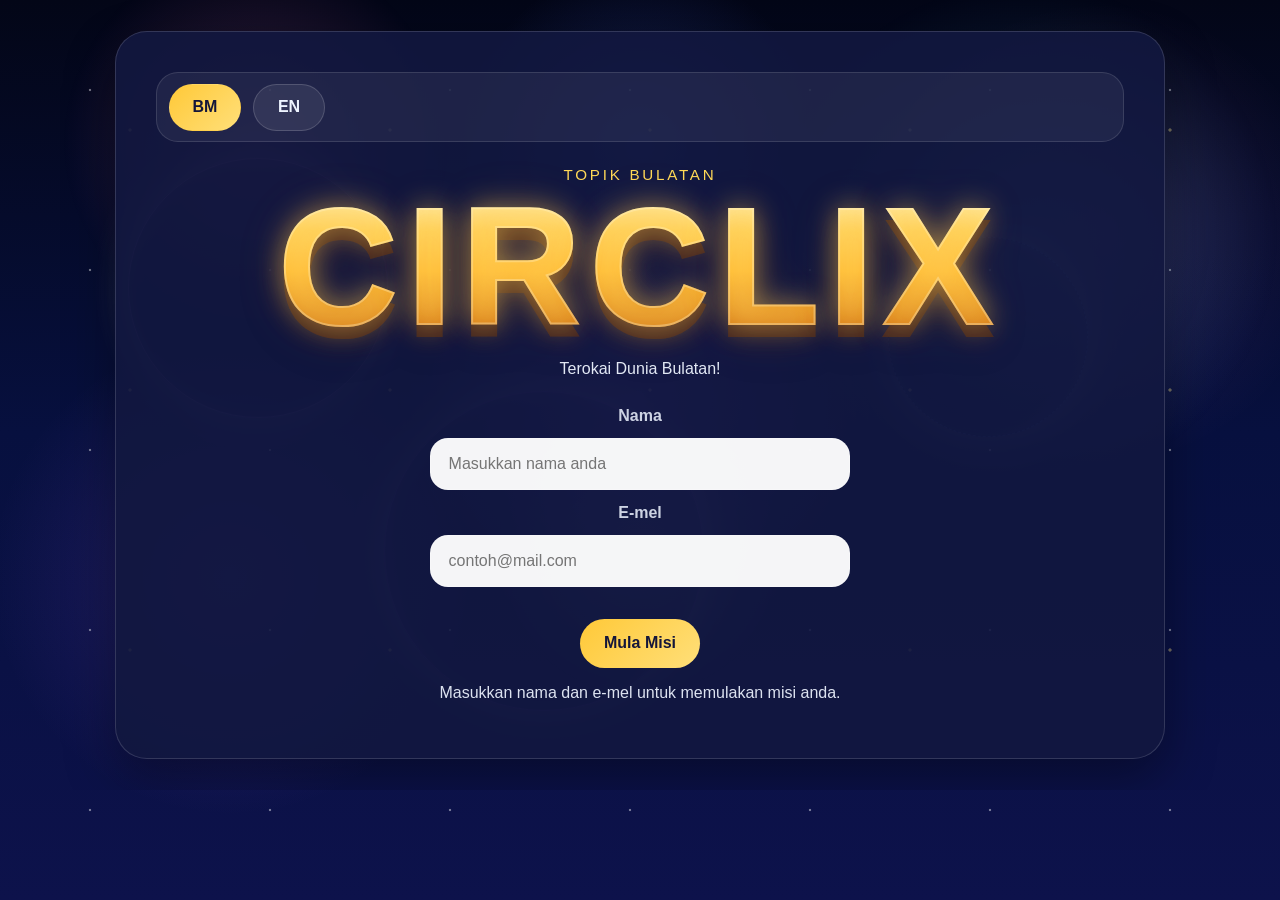
<file: index.html>
<!DOCTYPE html>
<html lang="ms">
  <head>
    <meta charset="UTF-8" />
    <meta name="viewport" content="width=device-width, initial-scale=1.0" />
    <title>CircliX</title>
    <link rel="stylesheet" href="styles.css" />
  </head>
  <body>
    <div class="stars"></div>

    <header class="hud">
      <div class="hud-top">
        <div class="brand-panel">
          <span class="brand-title">CircliX</span>
          <span class="brand-subtitle">Master of Circles</span>
        </div>
      </div>
      <div class="hud-cards">
        <div class="hud-card">
          <span class="hud-label">Skor</span>
          <strong id="scoreValue">0</strong>
        </div>
        <div class="hud-card">
          <span class="hud-label">Bintang</span>
          <strong id="starValue">0 / 6</strong>
        </div>
        <div class="hud-card progress-card">
          <span class="hud-label">Kemajuan Misi</span>
          <div class="progress-bar">
            <div id="progressFill"></div>
          </div>
        </div>
      </div>
    </header>

    <main id="app">
      <section class="screen active hero-screen" data-screen="start">
        <div class="hero-video" aria-hidden="true">
          <div class="orbit orbit-1"></div>
          <div class="orbit orbit-2"></div>
          <div class="orbit orbit-3"></div>
          <div class="video-glow"></div>
        </div>
        <div class="hero-content">
          <div class="hero-top-bar">
            <div class="language-tabs">
              <button class="lang-btn active" data-lang="bm">BM</button>
              <button class="lang-btn" data-lang="en">EN</button>
            </div>
          </div>
          <p class="kicker" id="heroKicker">Game Pembelajaran Interaktif</p>
          <h1 id="heroTitle">CircliX: Master of Circles</h1>
          <p class="subtitle" id="heroSubtitle">
            Terokai dunia bulatan melalui nota, latihan interaktif dan arena permainan.
          </p>
          <div class="start-form">
            <label for="playerName" id="nameLabel">Nama</label>
            <input id="playerName" type="text" placeholder="Masukkan nama anda" />
            <label for="playerEmail" id="emailLabel">E-mel</label>
            <input id="playerEmail" type="email" placeholder="contoh@mail.com" />
            <div id="formFeedback" class="feedback"></div>
          </div>
          <div class="hero-actions">
            <button class="primary-btn" id="startGameButton">Mula</button>
          </div>
          <p class="form-note" id="formNote">Isi nama dan e-mel untuk memulakan misi anda.</p>
        </div>
      </section>

      <section id="nota" class="screen panel-screen" data-screen="terms">
        <div class="panel wide">
          <p class="section-tag" id="noteSectionTag">Nota</p>
          <div class="page-tabs page-tabs-terms">
            <button class="tab-btn" data-i18n="tabNota">Nota</button>
            <button class="tab-btn" data-i18n="tabLatihan">Latihan</button>
            <button class="tab-btn" data-i18n="tabBoard">Papan Permainan</button>
            <button class="tab-btn" data-i18n="tabPandangan">Pandangan</button>
          </div>
          <h2 id="noteHeading">Bahagian Bulatan</h2>
          <p class="section-note" id="noteDescription">
            Klik setiap elemen di atas untuk melihat info ringkas di bawah.
          </p>

          <div class="bubble-map">
            <button class="bubble blue" data-term="jejari">Jejari</button>
            <button class="bubble orange" data-term="tembereng">Tembereng</button>
            <button class="bubble pink" data-term="lilitan">Lilitan</button>
            <button class="bubble cyan" data-term="pusat">Pusat</button>
            <button class="bubble purple" data-term="sektor">Sektor</button>
            <button class="bubble green" data-term="diameter">Diameter</button>
            <button class="bubble yellow" data-term="perentas">Perentas</button>
            <button class="bubble red" data-term="lengkok">Lengkok</button>
          </div>

          <div class="definition-box">
            <p class="info-chip">Info Istilah</p>
            <h3 id="definitionTitle">Pilih satu bulatan</h3>
            <p id="definitionText">
              Tekan mana-mana bulatan untuk melihat maklumat istilah tersebut.
            </p>
            <div class="definition-visual" id="definitionVisual" aria-hidden="true">
              <svg viewBox="0 0 220 220" xmlns="http://www.w3.org/2000/svg">
                <circle cx="110" cy="110" r="90" stroke="#8a98ff" stroke-width="12" fill="rgba(255,255,255,0.04)" />
                <circle cx="110" cy="110" r="6" fill="#fff" />
              </svg>
            </div>
          </div>

          <div class="panel-actions">
            <button class="ghost-btn" id="termsPrevBtn" data-next="start">Sebelumnya</button>
            <button class="primary-btn" id="termsNextBtn" data-next="crossword">Seterusnya</button>
          </div>
        </div>
      </section>

      <section class="screen panel-screen" data-screen="crossword">
        <div class="panel wide">
          <p class="section-tag" id="crosswordSectionTag">Zon 2</p>
          <h2 id="crosswordHeading">Teka Silang Kata Bulatan</h2>
          <p class="section-note" id="crosswordDescription">
            Ikut petunjuk melintang dan menegak seperti silang kata sebenar.
            Huruf akan bergerak automatik ke kotak seterusnya dan beberapa
            kotak diberi huruf petunjuk.
          </p>

          <div class="crossword-layout">
            <div class="crossword-board" id="crosswordBoard"></div>
            <div class="crossword-side">
              <div class="clue-box">
                <h3 id="clueHeading">Petunjuk</h3>
                <div class="clue-group">
                  <h4 id="acrossLabel">Melintang</h4>
                  <ol id="acrossClueList"></ol>
                </div>
                <div class="clue-group">
                  <h4 id="downLabel">Menegak</h4>
                  <ol id="downClueList"></ol>
                </div>
              </div>
              <div class="crossword-actions">
                <button class="primary-btn" id="checkCrossword">Semak Jawapan</button>
              </div>
              <div class="feedback" id="crosswordFeedback"></div>
            </div>
          </div>

          <div class="panel-actions">
            <button class="ghost-btn" id="crosswordPrevBtn" data-next="terms">Sebelumnya</button>
            <button class="primary-btn" id="crosswordNextBtn" data-next="dragdrop">Seterusnya</button>
          </div>
        </div>
      </section>

      <section class="screen panel-screen" data-screen="dragdrop">
        <div class="panel wide">
          <p class="section-tag" id="dragSectionTag">Zon 3</p>
          <h2 id="dragHeading">Seret Label Bahagian Bulatan</h2>
          <p class="section-note" id="dragDescription">
            Seret label ke tempat yang betul pada gambar rajah bulatan.
          </p>

          <div class="drag-layout">
            <div class="label-bank" id="labelBank"></div>
            <div class="diagram-area">
              <div class="circle-diagram">
                <div class="arc-shape"></div>
                <div class="radius-line"></div>
                <div class="diameter-line"></div>
                <div class="sector-shape"></div>
                <div class="chord-line"></div>
                <div class="center-point"></div>

                <div class="drop-zone" data-accept="lilitan" style="top: 4%; left: 24%"></div>
                <div class="drop-zone" data-accept="diameter" style="top: 46%; left: 15%"></div>
                <div class="drop-zone" data-accept="jejari" style="top: 31%; left: 63%"></div>
                <div class="drop-zone" data-accept="perentas" style="top: 66%; left: 17%"></div>
                <div class="drop-zone" data-accept="pusat" style="top: 46%; left: 46%"></div>
                <div class="drop-zone" data-accept="sektor" style="top: 66%; left: 63%"></div>
              </div>
            </div>
          </div>

          <div class="crossword-actions">
            <button class="ghost-btn" id="resetDrag">Set Semula</button>
            <button class="primary-btn" id="checkDrag">Semak Label</button>
          </div>
          <div class="feedback" id="dragFeedback"></div>

          <div class="panel-actions">
            <button class="ghost-btn" id="dragPrevBtn" data-next="crossword">Sebelumnya</button>
            <button class="primary-btn" id="dragNextBtn" data-next="mathopoly">Seterusnya</button>
          </div>
        </div>
      </section>

      <section class="screen panel-screen" data-screen="mathopoly">
        <div class="panel wide">
          <p class="section-tag" id="mathopolySectionTag">Zon 4</p>
          <h2 id="mathopolyHeading">Mathopoly Mini</h2>
          <p class="section-note" id="mathopolyDescription">
            Pusing dadu, gerak ke hadapan, dan jawab soalan ringkas tentang bulatan.
          </p>

          <div class="mathopoly-layout">
            <div class="board-wrap">
              <div class="board-grid" id="boardGrid"></div>
            </div>
            <div class="board-panel">
              <div class="player-card">
                <h3 id="playerLabel">Pemain</h3>
                <p id="playerPosition">Petak 1 / 8</p>
              </div>
              <div class="dice-card">
                <div class="dice-face" id="diceFace">?</div>
                <button class="primary-btn" id="rollDice">Pusing Dadu</button>
              </div>
              <div class="question-box">
                <h3 id="challengeHeading">Cabaran</h3>
                <p id="boardPrompt">Tekan butang untuk mula bergerak.</p>
              </div>
              <div class="board-answer">
                <input id="boardAnswer" type="text" placeholder="Masukkan jawapan" />
                <button class="ghost-btn" id="submitBoardAnswer">Hantar</button>
              </div>
              <div class="feedback" id="boardFeedback"></div>
            </div>
          </div>

          <div class="panel-actions">
            <button class="ghost-btn" id="mathopolyPrevBtn" data-next="dragdrop">Sebelumnya</button>
            <button class="primary-btn" id="mathopolyFinishBtn" data-next="finish">Lihat Keputusan</button>
          </div>
        </div>
      </section>

      <section class="screen panel-screen" data-screen="finish">
        <div class="panel">
          <p class="section-tag" id="finishSectionTag">Misi Selesai</p>
          <h2 id="finishHeading">Tahniah</h2>
          <p class="section-note" id="finishDescription">
            Anda telah menyelesaikan permainan bulatan ini.
          </p>

          <div class="result-ring">
            <div>
              <span>Skor Akhir</span>
              <strong id="finalScore">0</strong>
            </div>
            <div>
              <span>Bintang</span>
              <strong id="finalStars">0 / 6</strong>
            </div>
          </div>

          <div class="panel-actions">
            <button class="primary-btn" id="restartGame">Main Semula</button>
          </div>
        </div>
      </section>
    </main>

    <script src="script.js"></script>
  </body>
</html>
</file>
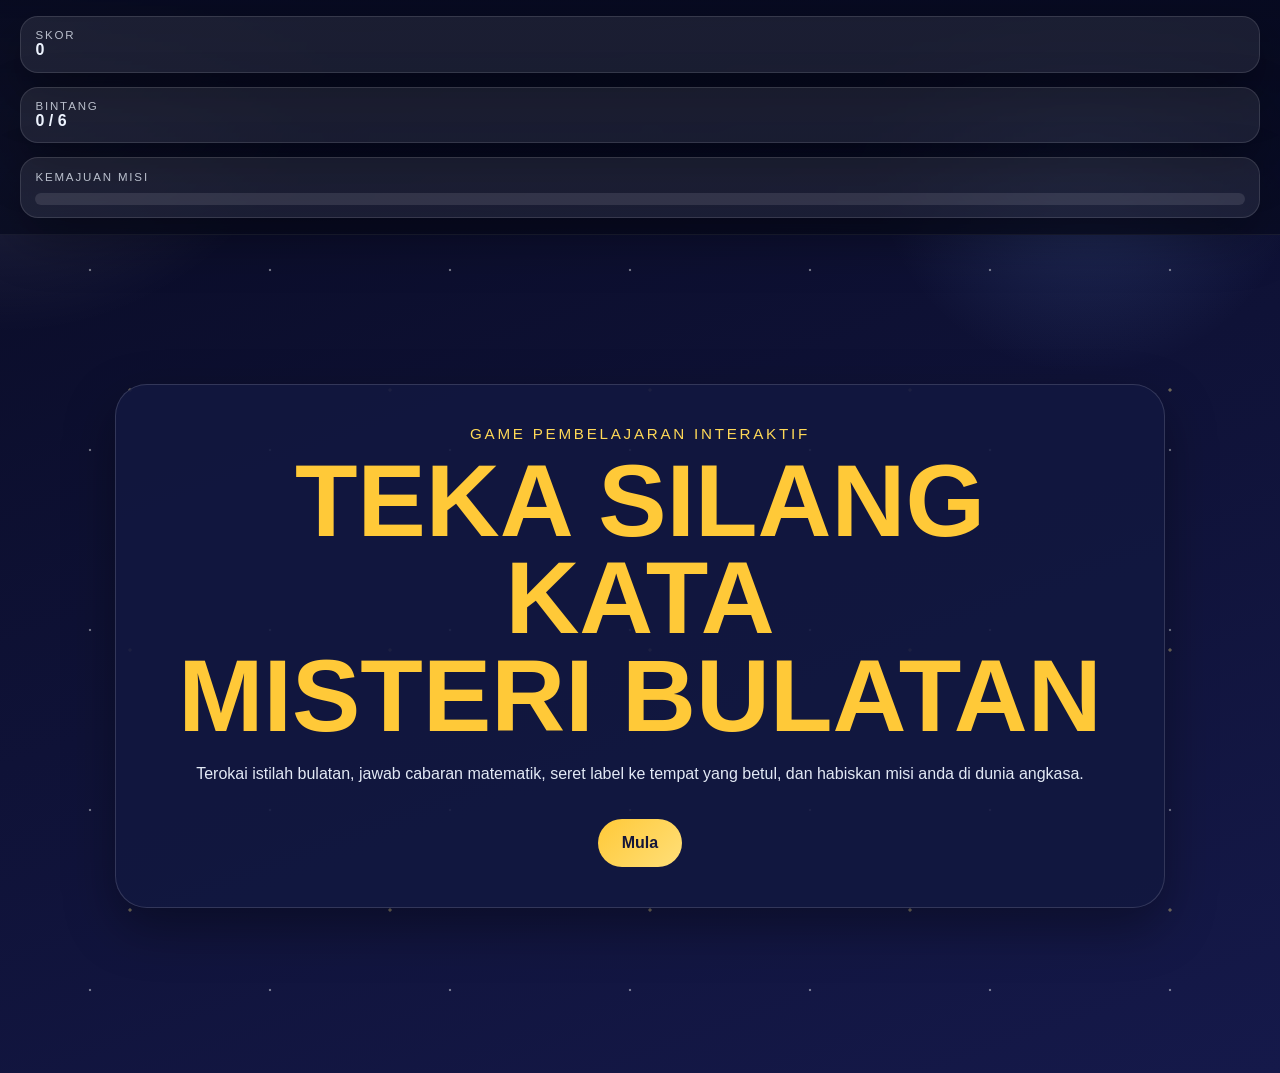
<file: bulatan.html>
<!DOCTYPE html>
<html lang="ms">
  <head>
    <meta charset="UTF-8" />
    <meta name="viewport" content="width=device-width, initial-scale=1.0" />
    <title>Bulatan Angkasa</title>
    <link rel="stylesheet" href="styles.css" />
  </head>
  <body>
    <div class="stars"></div>

    <header class="hud">
      <div class="hud-card">
        <span class="hud-label">Skor</span>
        <strong id="scoreValue">0</strong>
      </div>
      <div class="hud-card">
        <span class="hud-label">Bintang</span>
        <strong id="starValue">0 / 6</strong>
      </div>
      <div class="hud-card progress-card">
        <span class="hud-label">Kemajuan Misi</span>
        <div class="progress-bar">
          <div id="progressFill"></div>
        </div>
      </div>
    </header>

    <main id="app">
      <section class="screen active hero-screen" data-screen="start">
        <div class="hero-content">
          <p class="kicker">Game Pembelajaran Interaktif</p>
          <h1>TEKA SILANG KATA<br />MISTERI BULATAN</h1>
          <p class="subtitle">
            Terokai istilah bulatan, jawab cabaran matematik, seret label ke
            tempat yang betul, dan habiskan misi anda di dunia angkasa.
          </p>
          <div class="hero-actions">
            <button class="primary-btn" data-next="terms">Mula</button>
          </div>
        </div>
      </section>

      <section class="screen panel-screen" data-screen="terms">
        <div class="panel wide">
          <p class="section-tag">Zon 1</p>
          <h2>Kenali Bahagian Bulatan</h2>
          <p class="section-note">
            Tekan pada setiap bulatan untuk melihat info dan penerangan ringkas.
          </p>

          <div class="bubble-map">
            <button class="bubble blue" data-term="jejari">Jejari</button>
            <button class="bubble orange" data-term="tembereng">Tembereng</button>
            <button class="bubble pink" data-term="lilitan">Lilitan</button>
            <button class="bubble cyan" data-term="pusat">Pusat</button>
            <button class="bubble purple" data-term="sektor">Sektor</button>
            <button class="bubble green" data-term="diameter">Diameter</button>
            <button class="bubble yellow" data-term="perentas">Perentas</button>
            <button class="bubble red" data-term="lengkok">Lengkok</button>
          </div>

          <div class="definition-box">
            <p class="info-chip">Info Istilah</p>
            <h3 id="definitionTitle">Pilih satu bulatan</h3>
            <p id="definitionText">
              Tekan mana-mana bulatan untuk melihat maklumat istilah tersebut.
            </p>
          </div>

          <div class="panel-actions">
            <button class="ghost-btn" data-next="start">Sebelumnya</button>
            <button class="primary-btn" data-next="crossword">Seterusnya</button>
          </div>
        </div>
      </section>

      <section class="screen panel-screen" data-screen="crossword">
        <div class="panel wide">
          <p class="section-tag">Zon 2</p>
          <h2>Teka Silang Kata Bulatan</h2>
          <p class="section-note">
            Ikut petunjuk melintang dan menegak seperti silang kata sebenar.
            Huruf akan bergerak automatik ke kotak seterusnya dan beberapa
            kotak diberi huruf petunjuk.
          </p>

          <div class="crossword-layout">
            <div class="crossword-board" id="crosswordBoard"></div>
            <div class="crossword-side">
              <div class="clue-box">
                <h3>Petunjuk</h3>
                <div class="clue-group">
                  <h4>Melintang</h4>
                  <ol id="acrossClueList"></ol>
                </div>
                <div class="clue-group">
                  <h4>Menegak</h4>
                  <ol id="downClueList"></ol>
                </div>
              </div>
              <div class="crossword-actions">
                <button class="primary-btn" id="checkCrossword">Semak Jawapan</button>
              </div>
              <div class="feedback" id="crosswordFeedback"></div>
            </div>
          </div>

          <div class="panel-actions">
            <button class="ghost-btn" data-next="terms">Sebelumnya</button>
            <button class="primary-btn" data-next="dragdrop">Seterusnya</button>
          </div>
        </div>
      </section>

      <section class="screen panel-screen" data-screen="dragdrop">
        <div class="panel wide">
          <p class="section-tag">Zon 3</p>
          <h2>Seret Label Bahagian Bulatan</h2>
          <p class="section-note">
            Seret label ke tempat yang betul pada gambar rajah bulatan.
          </p>

          <div class="drag-layout">
            <div class="label-bank" id="labelBank"></div>
            <div class="diagram-area">
              <div class="circle-diagram">
                <div class="arc-shape"></div>
                <div class="radius-line"></div>
                <div class="diameter-line"></div>
                <div class="sector-shape"></div>
                <div class="chord-line"></div>
                <div class="center-point"></div>

                <div class="drop-zone" data-accept="lilitan" style="top: 4%; left: 24%"></div>
                <div class="drop-zone" data-accept="diameter" style="top: 46%; left: 15%"></div>
                <div class="drop-zone" data-accept="jejari" style="top: 31%; left: 63%"></div>
                <div class="drop-zone" data-accept="perentas" style="top: 66%; left: 17%"></div>
                <div class="drop-zone" data-accept="pusat" style="top: 46%; left: 46%"></div>
                <div class="drop-zone" data-accept="sektor" style="top: 66%; left: 63%"></div>
              </div>
            </div>
          </div>

          <div class="crossword-actions">
            <button class="ghost-btn" id="resetDrag">Set Semula</button>
            <button class="primary-btn" id="checkDrag">Semak Label</button>
          </div>
          <div class="feedback" id="dragFeedback"></div>

          <div class="panel-actions">
            <button class="ghost-btn" data-next="crossword">Sebelumnya</button>
            <button class="primary-btn" data-next="mathopoly">Seterusnya</button>
          </div>
        </div>
      </section>

      <section class="screen panel-screen" data-screen="mathopoly">
        <div class="panel wide">
          <p class="section-tag">Zon 4</p>
          <h2>Mathopoly Mini</h2>
          <p class="section-note">
            Pusing dadu, gerak ke hadapan, dan jawab soalan ringkas tentang bulatan.
          </p>

          <div class="mathopoly-layout">
            <div class="board-wrap">
              <div class="board-grid" id="boardGrid"></div>
            </div>
            <div class="board-panel">
              <div class="player-card">
                <h3>Pemain</h3>
                <p id="playerPosition">Petak 1 / 8</p>
              </div>
              <div class="dice-card">
                <div class="dice-face" id="diceFace">?</div>
                <button class="primary-btn" id="rollDice">Pusing Dadu</button>
              </div>
              <div class="question-box">
                <h3>Cabaran</h3>
                <p id="boardPrompt">Tekan butang untuk mula bergerak.</p>
              </div>
              <div class="board-answer">
                <input id="boardAnswer" type="text" placeholder="Masukkan jawapan" />
                <button class="ghost-btn" id="submitBoardAnswer">Hantar</button>
              </div>
              <div class="feedback" id="boardFeedback"></div>
            </div>
          </div>

          <div class="panel-actions">
            <button class="ghost-btn" data-next="dragdrop">Sebelumnya</button>
            <button class="primary-btn" data-next="finish">Lihat Keputusan</button>
          </div>
        </div>
      </section>

      <section class="screen panel-screen" data-screen="finish">
        <div class="panel">
          <p class="section-tag">Misi Selesai</p>
          <h2>Tahniah</h2>
          <p class="section-note" id="finalMessage">
            Anda telah menyelesaikan permainan bulatan ini.
          </p>

          <div class="result-ring">
            <div>
              <span>Skor Akhir</span>
              <strong id="finalScore">0</strong>
            </div>
            <div>
              <span>Bintang</span>
              <strong id="finalStars">0 / 6</strong>
            </div>
          </div>

          <div class="panel-actions">
            <button class="primary-btn" id="restartGame">Main Semula</button>
          </div>
        </div>
      </section>
    </main>

    <script src="script.js"></script>
  </body>
</html>
</file>
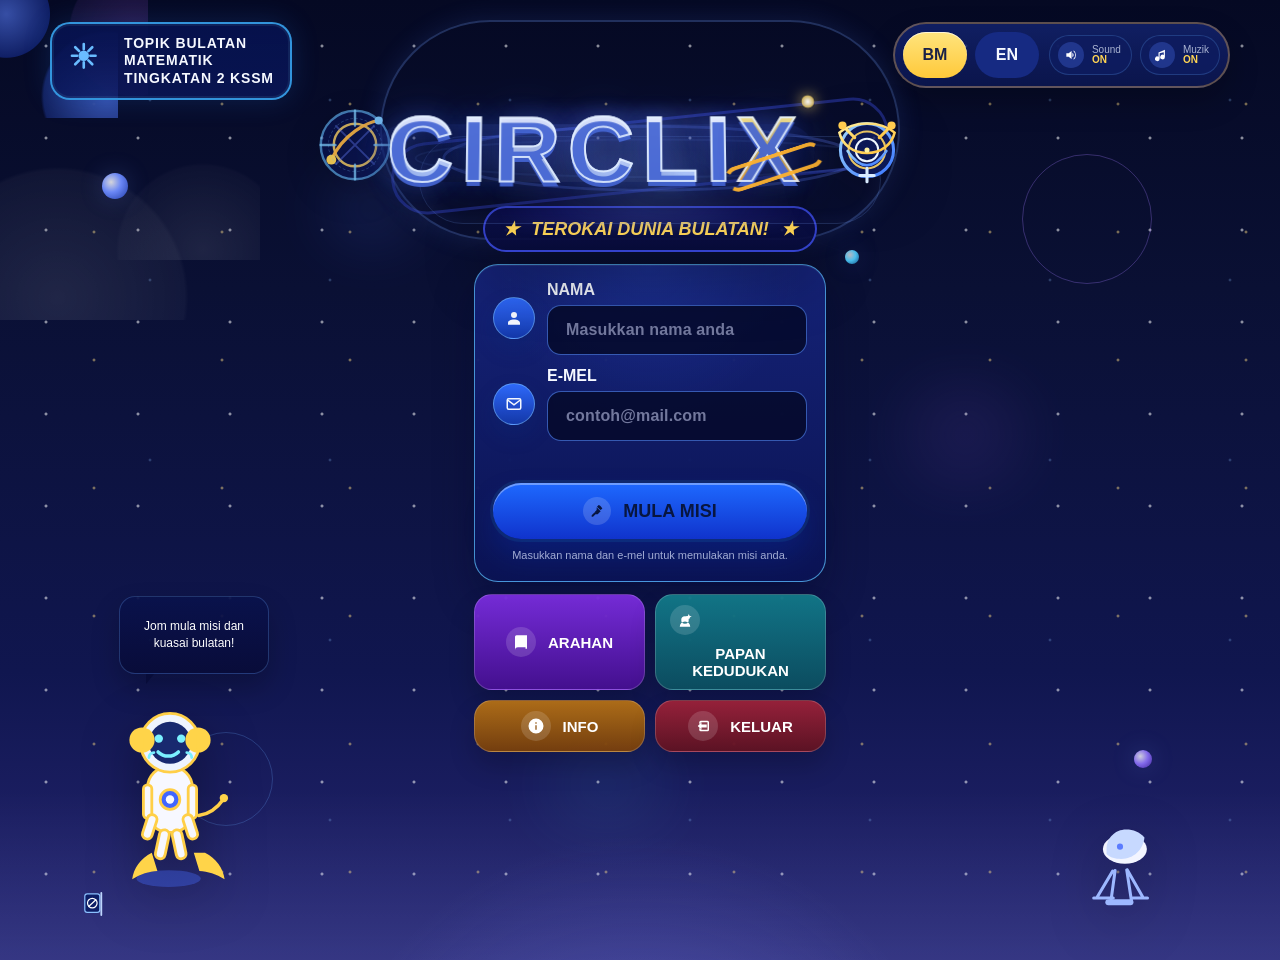
<file: circlix-restored-start.html>
<!DOCTYPE html>
<html lang="ms">
  <head>
    <meta charset="UTF-8" />
    <meta name="viewport" content="width=device-width, initial-scale=1.0" />
    <title>Circlix Start Template</title>
    <style>
      :root {
        --bg-top: #050923;
        --bg-mid: #10164f;
        --bg-bottom: #262674;
        --panel: rgba(15, 24, 92, 0.92);
        --panel-border: rgba(92, 194, 255, 0.72);
        --text: #f5f8ff;
        --muted: rgba(221, 229, 255, 0.72);
        --yellow: #ffd553;
        --blue: #1e69ff;
        --blue-deep: #1033cc;
        --purple: #742bdf;
        --teal: #0d7185;
        --orange: #af640d;
        --red: #8e1930;
        --shadow: 0 24px 60px rgba(0, 0, 0, 0.35);
      }

      * {
        box-sizing: border-box;
      }

      html,
      body {
        margin: 0;
        min-height: 100%;
        font-family: "Segoe UI", Tahoma, Geneva, Verdana, sans-serif;
        color: var(--text);
        background:
          radial-gradient(circle at 50% 120%, rgba(127, 129, 255, 0.35), transparent 24%),
          linear-gradient(180deg, var(--bg-top) 0%, #0a1034 30%, var(--bg-mid) 70%, var(--bg-bottom) 100%);
      }

      body {
        overflow-x: hidden;
      }

      .page {
        position: relative;
        min-height: 100vh;
        padding: 22px 28px 40px;
        overflow: hidden;
        isolation: isolate;
      }

      .stars,
      .stars::before,
      .stars::after {
        position: absolute;
        inset: 0;
        content: "";
        pointer-events: none;
      }

      .stars {
        background:
          radial-gradient(circle, rgba(255, 255, 255, 0.86) 1.2px, transparent 1.8px) 0 0 / 92px 92px,
          radial-gradient(circle, rgba(255, 221, 131, 0.74) 1.1px, transparent 1.8px) 30px 40px / 128px 128px,
          radial-gradient(circle, rgba(144, 196, 255, 0.4) 1px, transparent 1.8px) 60px 10px / 180px 180px;
        opacity: 0.62;
        z-index: -5;
      }

      .stars::before {
        background:
          radial-gradient(circle at 8% 18%, rgba(89, 127, 255, 0.95), rgba(25, 49, 152, 0.9) 45%, transparent 46%) no-repeat,
          radial-gradient(circle at 91% 82%, rgba(84, 126, 255, 0.96), rgba(29, 51, 138, 0.9) 44%, transparent 46%) no-repeat;
        background-size: 78px 78px, 118px 118px;
      }

      .stars::after {
        background:
          radial-gradient(circle at 91% 21%, rgba(196, 101, 255, 0.28) 0, rgba(196, 101, 255, 0.12) 36%, transparent 37%) no-repeat,
          radial-gradient(circle at 18% 93%, rgba(255, 255, 255, 0.15) 0, rgba(255, 255, 255, 0.06) 32%, transparent 33%) no-repeat,
          radial-gradient(circle at 78% 96%, rgba(255, 255, 255, 0.14) 0, rgba(255, 255, 255, 0.04) 26%, transparent 27%) no-repeat,
          linear-gradient(180deg, transparent 82%, rgba(177, 192, 255, 0.18) 100%);
        background-size: 148px 148px, 320px 320px, 260px 260px, 100% 100%;
      }

      .motion-layer {
        position: absolute;
        inset: 0;
        pointer-events: none;
        z-index: -3;
        overflow: hidden;
      }

      .motion-layer span {
        position: absolute;
        display: block;
      }

      .nebula {
        border-radius: 50%;
        filter: blur(20px);
        opacity: 0.42;
        animation: nebulaDrift 18s ease-in-out infinite alternate;
      }

      .nebula-a {
        top: 16%;
        left: 22%;
        width: 180px;
        height: 110px;
        background: radial-gradient(circle, rgba(79, 118, 255, 0.32), transparent 70%);
      }

      .nebula-b {
        right: 16%;
        top: 38%;
        width: 220px;
        height: 140px;
        background: radial-gradient(circle, rgba(169, 109, 255, 0.24), transparent 70%);
        animation-delay: -6s;
      }

      .nebula-c {
        left: 38%;
        bottom: 12%;
        width: 240px;
        height: 120px;
        background: radial-gradient(circle, rgba(92, 208, 255, 0.18), transparent 72%);
        animation-delay: -10s;
      }

      .floating-orb {
        border-radius: 50%;
        box-shadow: 0 0 24px rgba(118, 149, 255, 0.22);
        animation: orbFloat 12s ease-in-out infinite;
      }

      .orb-a {
        left: 8%;
        top: 18%;
        width: 26px;
        height: 26px;
        background: radial-gradient(circle at 35% 35%, rgba(255, 255, 255, 0.82), rgba(111, 141, 255, 0.95) 42%, rgba(35, 65, 183, 0.88) 100%);
      }

      .orb-b {
        right: 10%;
        bottom: 20%;
        width: 18px;
        height: 18px;
        background: radial-gradient(circle at 35% 35%, rgba(255, 255, 255, 0.78), rgba(146, 117, 255, 0.88) 46%, rgba(72, 39, 168, 0.82) 100%);
        animation-delay: -4s;
      }

      .orb-c {
        left: 66%;
        top: 26%;
        width: 14px;
        height: 14px;
        background: radial-gradient(circle at 35% 35%, rgba(255, 255, 255, 0.72), rgba(82, 208, 255, 0.92) 45%, rgba(18, 99, 159, 0.82) 100%);
        animation-delay: -8s;
      }

      .comet {
        width: 120px;
        height: 3px;
        border-radius: 999px;
        background: linear-gradient(90deg, rgba(255, 255, 255, 0), rgba(255, 236, 183, 0.92), rgba(116, 177, 255, 0));
        opacity: 0.62;
        filter: drop-shadow(0 0 10px rgba(130, 186, 255, 0.3));
        animation: cometSweep 16s linear infinite;
      }

      .comet::after {
        content: "";
        position: absolute;
        right: 4px;
        top: -3px;
        width: 10px;
        height: 10px;
        border-radius: 50%;
        background: #fff4cb;
        box-shadow: 0 0 12px rgba(255, 244, 203, 0.7);
      }

      .comet-a {
        top: 14%;
        left: -12%;
        transform: rotate(18deg);
      }

      .comet-b {
        top: 58%;
        right: -18%;
        width: 88px;
        transform: rotate(-12deg);
        animation-delay: -8s;
      }

      .pulse-ring {
        border-radius: 50%;
        border: 1px solid rgba(161, 123, 255, 0.3);
        animation: pulseRing 9s ease-in-out infinite;
      }

      .pulse-ring-a {
        right: 10%;
        top: 16%;
        width: 130px;
        height: 130px;
      }

      .pulse-ring-b {
        left: 14%;
        bottom: 14%;
        width: 94px;
        height: 94px;
        border-color: rgba(104, 170, 255, 0.24);
        animation-delay: -4.5s;
      }

      .orbit {
        position: absolute;
        border-radius: 999px;
        pointer-events: none;
        z-index: -1;
      }

      .orbit-main {
        top: 20px;
        left: 50%;
        width: min(520px, 54vw);
        height: min(220px, 24vw);
        transform: translateX(-50%);
        border: 2px solid rgba(113, 158, 255, 0.26);
        box-shadow: 0 0 26px rgba(82, 127, 255, 0.14);
        animation: orbitDrift 18s ease-in-out infinite;
      }

      .orbit-title {
        top: 120px;
        left: 50%;
        width: min(500px, 52vw);
        height: 72px;
        transform: translateX(-50%) rotate(-6deg);
        border: 3px solid rgba(66, 88, 255, 0.35);
        animation: orbitTilt 13s ease-in-out infinite;
      }

      .topbar {
        position: relative;
        z-index: 3;
        width: min(1180px, 100%);
        margin: 0 auto;
        display: flex;
        align-items: flex-start;
        justify-content: space-between;
        gap: 24px;
      }

      .topic-card {
        display: flex;
        align-items: center;
        gap: 14px;
        padding: 12px 16px;
        border-radius: 20px;
        border: 2px solid rgba(62, 180, 255, 0.8);
        background: linear-gradient(180deg, rgba(6, 18, 78, 0.95), rgba(10, 23, 92, 0.78));
        box-shadow:
          inset 0 0 0 2px rgba(142, 225, 255, 0.08),
          0 0 28px rgba(47, 129, 255, 0.18);
      }

      .topic-icon {
        width: 42px;
        height: 42px;
        color: #69bcff;
        flex: 0 0 auto;
      }

      .topic-lines {
        display: grid;
        gap: 2px;
        text-transform: uppercase;
        font-weight: 900;
        letter-spacing: 0.06em;
        font-size: 14px;
        line-height: 1.1;
      }

      .toolbar {
        display: flex;
        align-items: center;
        gap: 10px;
        padding: 8px;
        border-radius: 999px;
        border: 2px solid rgba(255, 190, 84, 0.34);
        background: linear-gradient(180deg, rgba(18, 33, 105, 0.9), rgba(12, 24, 86, 0.78));
        box-shadow: 0 14px 30px rgba(0, 0, 0, 0.22);
      }

      .lang-group,
      .toggle-group {
        display: flex;
        align-items: center;
        gap: 8px;
      }

      .lang-btn,
      .toggle-btn {
        appearance: none;
        border: 0;
        cursor: pointer;
        color: var(--text);
      }

      .lang-btn {
        min-width: 64px;
        padding: 14px 18px;
        border-radius: 999px;
        background: rgba(23, 44, 133, 0.95);
        font-weight: 900;
        font-size: 16px;
      }

      .lang-btn.active {
        color: #1a2147;
        background: linear-gradient(180deg, #ffe47d 0%, #ffc93a 100%);
        box-shadow: inset 0 1px 0 rgba(255, 255, 255, 0.7);
      }

      .toggle-btn {
        display: inline-flex;
        align-items: center;
        gap: 8px;
        padding: 6px 10px 6px 8px;
        border-radius: 999px;
        background: rgba(14, 28, 96, 0.86);
        border: 1px solid rgba(101, 175, 255, 0.22);
      }

      .toggle-btn.off {
        opacity: 0.68;
      }

      .toggle-icon {
        width: 26px;
        height: 26px;
        display: grid;
        place-items: center;
        border-radius: 50%;
        background: rgba(60, 92, 204, 0.42);
        color: #fff;
      }

      .toggle-copy {
        display: grid;
        line-height: 1;
        text-align: left;
      }

      .toggle-copy small {
        font-size: 10px;
        color: rgba(230, 238, 255, 0.72);
      }

      .toggle-copy strong {
        font-size: 10px;
        color: var(--yellow);
        font-weight: 900;
      }

      .hero {
        width: min(1180px, 100%);
        margin: 0 auto 0;
        display: grid;
        grid-template-columns: 240px minmax(300px, 1fr) 220px;
        grid-template-areas:
          ". brand ."
          ". form ."
          "mascot menu satellite";
        align-items: start;
        gap: 12px 16px;
      }

      .screen-panel {
        display: none;
      }

      .screen-panel.active {
        display: block;
      }

      .brand {
        grid-area: brand;
        position: relative;
        text-align: center;
        display: grid;
        justify-items: center;
        gap: 8px;
        padding-top: 4px;
      }

      .brand::before {
        content: "";
        position: absolute;
        left: 50%;
        top: 8px;
        width: min(420px, 70%);
        height: 120px;
        transform: translateX(-50%);
        border-radius: 999px;
        background: radial-gradient(circle, rgba(111, 147, 255, 0.28), rgba(82, 88, 255, 0.12) 44%, transparent 72%);
        filter: blur(6px);
        pointer-events: none;
      }

      .brand::after {
        content: "";
        position: absolute;
        left: 50%;
        top: 36px;
        width: min(460px, 82%);
        height: 86px;
        transform: translateX(-50%);
        border-radius: 999px;
        border: 1px solid rgba(122, 167, 255, 0.2);
        box-shadow: inset 0 0 18px rgba(120, 145, 255, 0.08);
        pointer-events: none;
      }

      .brand-title-row {
        position: relative;
        z-index: 2;
        display: inline-flex;
        align-items: center;
        justify-content: center;
        gap: 18px;
        width: 100%;
        margin-top: 0;
      }

      .brand-emblem {
        position: relative;
        width: 92px;
        height: 92px;
        margin: 0;
        flex: 0 0 auto;
        filter: drop-shadow(0 18px 28px rgba(0, 0, 0, 0.28));
        animation: emblemFloat 6.2s ease-in-out infinite;
      }

      .brand-emblem svg {
        width: 100%;
        height: 100%;
        display: block;
      }

      .brand-orbit-line {
        position: absolute;
        left: 50%;
        top: 2px;
        width: min(600px, 96%);
        transform: translateX(-50%);
        opacity: 0.8;
        pointer-events: none;
      }

      .brand-side-glyph {
        position: absolute;
        top: -4px;
        left: 50%;
        width: 98px;
        height: 98px;
        transform: translateX(-344px);
        opacity: 0.9;
        filter: drop-shadow(0 12px 22px rgba(0, 0, 0, 0.24));
        animation: glyphRotate 18s linear infinite;
      }

      .brand-side-glyph svg {
        width: 100%;
        height: 100%;
        display: block;
      }

      .brand-side-glyph::after {
        content: "";
        position: absolute;
        inset: 22px;
        border-radius: 50%;
        border: 1px dashed rgba(121, 196, 255, 0.28);
      }

      .title {
        position: relative;
        display: inline-grid;
        grid-auto-flow: column;
        justify-content: center;
        align-items: end;
        gap: 0;
        margin: 0;
        font-size: clamp(58px, 7.2vw, 96px);
        line-height: 0.9;
        letter-spacing: 0.05em;
        font-family: "Trebuchet MS", "Segoe UI", Tahoma, sans-serif;
        font-style: normal;
        font-weight: 900;
        text-transform: uppercase;
        transform: perspective(900px) rotateX(6deg);
        filter: drop-shadow(0 16px 24px rgba(0, 0, 0, 0.25));
        animation: titleBob 6.2s ease-in-out infinite;
      }

      .title::before {
        content: "";
        position: absolute;
        inset: 18% -3% 12%;
        border-radius: 34px;
        background:
          linear-gradient(180deg, rgba(27, 47, 147, 0.26), rgba(10, 18, 72, 0.04)),
          radial-gradient(circle at 50% 45%, rgba(132, 164, 255, 0.16), transparent 70%);
        box-shadow:
          0 0 36px rgba(73, 110, 255, 0.16),
          inset 0 0 18px rgba(255, 255, 255, 0.04);
        z-index: -1;
      }

      .title-main,
      .title-accent {
        position: relative;
        -webkit-text-stroke: 2px rgba(226, 239, 255, 0.88);
        text-shadow:
          0 5px 0 rgba(68, 101, 210, 0.92),
          0 0 24px rgba(66, 104, 255, 0.28),
          0 0 44px rgba(94, 128, 255, 0.24),
          0 18px 28px rgba(0, 0, 0, 0.28);
      }

      .title-main {
        background: linear-gradient(180deg, #ffffff 0%, #dce9ff 52%, #a7c5ff 100%);
        -webkit-background-clip: text;
        background-clip: text;
        -webkit-text-fill-color: transparent;
        letter-spacing: 0.08em;
      }

      .title-accent {
        margin-left: -0.02em;
        background: linear-gradient(180deg, #ffef94 0%, #ffc936 55%, #ff9c17 100%);
        -webkit-background-clip: text;
        background-clip: text;
        -webkit-text-fill-color: transparent;
        font-size: 1em;
        transform: translateY(0);
      }

      .title-accent::after {
        content: "";
        position: absolute;
        left: -20%;
        top: 54%;
        width: 142%;
        height: 0.2em;
        border-radius: 999px;
        border: 4px solid rgba(255, 179, 46, 0.94);
        border-left-color: transparent;
        border-right-color: transparent;
        transform: rotate(-18deg);
      }

      .title-accent::before {
        content: "";
        position: absolute;
        top: -18%;
        right: -20%;
        width: 14px;
        height: 14px;
        border-radius: 50%;
        background: radial-gradient(circle, rgba(255, 255, 255, 0.96), rgba(255, 218, 101, 0.78) 60%, transparent 70%);
        box-shadow: 0 0 14px rgba(255, 220, 106, 0.68);
      }

      .subtitle-pill {
        display: inline-flex;
        align-items: center;
        gap: 12px;
        margin-top: 2px;
        padding: 10px 18px;
        border-radius: 999px;
        border: 2px solid rgba(69, 87, 255, 0.72);
        background: linear-gradient(180deg, rgba(11, 14, 75, 0.95), rgba(7, 11, 56, 0.9));
        color: var(--yellow);
        font-style: italic;
        font-weight: 900;
        font-size: clamp(24px, 2.4vw, 38px);
        text-transform: uppercase;
        box-shadow: var(--shadow);
        animation: subtitlePulse 5.5s ease-in-out infinite;
      }

      .subtitle-pill span {
        font-size: 18px;
      }

      .mission-card {
        grid-area: form;
        width: min(100%, 352px);
        justify-self: center;
        padding: 16px 18px 20px;
        border-radius: 24px;
        border: 1.8px solid var(--panel-border);
        background:
          radial-gradient(circle at top center, rgba(56, 104, 255, 0.18), transparent 42%),
          linear-gradient(180deg, rgba(22, 36, 122, 0.96), rgba(11, 20, 84, 0.96));
        box-shadow:
          inset 0 1px 0 rgba(255, 255, 255, 0.08),
          0 18px 38px rgba(2, 8, 42, 0.38);
      }

      .field {
        display: grid;
        grid-template-columns: 44px 1fr;
        gap: 10px;
        align-items: center;
        margin-bottom: 12px;
      }

      .field-icon {
        width: 42px;
        height: 42px;
        border-radius: 50%;
        display: grid;
        place-items: center;
        background: linear-gradient(180deg, rgba(48, 108, 255, 0.96), rgba(20, 58, 174, 0.92));
        border: 1px solid rgba(130, 199, 255, 0.52);
        box-shadow: 0 10px 20px rgba(9, 42, 126, 0.3);
      }

      .field-copy {
        display: grid;
        gap: 6px;
      }

      .field-copy label {
        font-size: 16px;
        font-weight: 900;
        text-transform: uppercase;
      }

      .input-shell {
        display: flex;
        align-items: center;
        min-height: 50px;
        padding: 0 16px;
        border-radius: 14px;
        border: 1.5px solid rgba(83, 138, 255, 0.62);
        background: rgba(5, 10, 42, 0.86);
      }

      .input-shell input {
        display: block;
        width: 100%;
        min-height: 26px;
        padding: 4px 2px 5px;
        border: 0;
        background: transparent;
        color: var(--text);
        outline: none;
        font-size: 16px;
        font-weight: 600;
        line-height: 1.45;
        letter-spacing: 0.01em;
        appearance: none;
        -webkit-appearance: none;
      }

      .input-shell input::placeholder {
        color: rgba(214, 221, 255, 0.52);
      }

      .start-btn {
        width: 100%;
        display: inline-flex;
        align-items: center;
        justify-content: center;
        gap: 12px;
        margin-top: 2px;
        padding: 14px 20px;
        border-radius: 999px;
        border: 0;
        cursor: pointer;
        background: linear-gradient(180deg, var(--blue) 0%, var(--blue-deep) 100%);
        color: #081640;
        font-size: 18px;
        font-weight: 900;
        text-transform: uppercase;
        box-shadow:
          inset 0 2px 0 rgba(255, 255, 255, 0.35),
          0 0 0 3px rgba(42, 220, 255, 0.08),
          0 16px 30px rgba(8, 50, 196, 0.28);
      }

      .start-icon {
        width: 28px;
        height: 28px;
        border-radius: 50%;
        display: grid;
        place-items: center;
        background: rgba(255, 255, 255, 0.16);
      }

      .form-feedback {
        min-height: 18px;
        margin: 2px 0 10px;
        color: #ffd3d3;
        font-size: 13px;
        text-align: center;
      }

      .form-note {
        margin: 10px 0 0;
        text-align: center;
        font-size: 11px;
        color: var(--muted);
      }

      .menu-grid {
        grid-area: menu;
        width: min(100%, 352px);
        justify-self: center;
        display: grid;
        grid-template-columns: repeat(2, minmax(0, 1fr));
        gap: 10px;
      }

      .menu-btn {
        appearance: none;
        display: inline-flex;
        align-items: center;
        justify-content: center;
        gap: 12px;
        min-height: 50px;
        padding: 10px 14px;
        border-radius: 18px;
        border: 1px solid rgba(255, 255, 255, 0.18);
        cursor: pointer;
        color: #fff;
        font-size: 15px;
        font-weight: 900;
        text-transform: uppercase;
        box-shadow: 0 14px 26px rgba(0, 0, 0, 0.18);
      }

      .menu-btn svg {
        width: 18px;
        height: 18px;
        flex: 0 0 auto;
      }

      .menu-btn.guide {
        background: linear-gradient(180deg, rgba(121, 45, 220, 0.96), rgba(70, 16, 145, 0.96));
      }

      .menu-btn.leaderboard {
        background: linear-gradient(180deg, rgba(18, 121, 137, 0.96), rgba(12, 79, 96, 0.96));
      }

      .menu-btn.about {
        background: linear-gradient(180deg, rgba(179, 112, 22, 0.96), rgba(120, 63, 12, 0.96));
      }

      .menu-btn.exit {
        background: linear-gradient(180deg, rgba(155, 34, 57, 0.96), rgba(95, 18, 34, 0.96));
      }

      .menu-icon {
        width: 30px;
        height: 30px;
        border-radius: 50%;
        display: grid;
        place-items: center;
        background: rgba(255, 255, 255, 0.15);
      }

      .mascot-wrap {
        grid-area: mascot;
        align-self: start;
        justify-self: center;
        position: relative;
        width: 182px;
        margin-top: 58px;
        padding-top: 46px;
      }

      .bubble {
        position: absolute;
        top: -56px;
        right: -8px;
        z-index: 2;
        display: flex;
        align-items: center;
        justify-content: center;
        padding: 12px 14px;
        min-height: 78px;
        max-width: 150px;
        border-radius: 16px;
        border: 1px solid rgba(108, 170, 255, 0.26);
        background: linear-gradient(180deg, rgba(10, 18, 76, 0.94), rgba(8, 12, 56, 0.92));
        color: #fff;
        font-size: 12px;
        line-height: 1.4;
        text-align: center;
        box-shadow: 0 14px 28px rgba(0, 0, 0, 0.22);
      }

      .bubble::after {
        content: "";
        position: absolute;
        left: 26px;
        bottom: -11px;
        border-width: 10px 8px 0 0;
        border-style: solid;
        border-color: rgba(8, 12, 56, 0.92) transparent transparent transparent;
      }

      .mascot-svg {
        width: 100%;
        filter: drop-shadow(0 18px 26px rgba(0, 0, 0, 0.32));
        position: relative;
        z-index: 1;
        animation: mascotFloat 6.5s ease-in-out infinite;
      }

      .flag-icon {
        width: 36px;
        margin: -6px 0 0 4px;
      }

      .satellite {
        grid-area: satellite;
        align-self: end;
        justify-self: center;
        width: 110px;
        margin-top: 44px;
        filter: drop-shadow(0 16px 26px rgba(0, 0, 0, 0.28));
        animation: satelliteFloat 8s ease-in-out infinite;
      }

      .modal[hidden] {
        display: none;
      }

      .modal {
        position: fixed;
        inset: 0;
        z-index: 20;
        display: grid;
        place-items: center;
        padding: 20px;
      }

      .modal-backdrop {
        position: absolute;
        inset: 0;
        background: rgba(4, 8, 29, 0.72);
        backdrop-filter: blur(6px);
      }

      .modal-card {
        position: relative;
        width: min(520px, 100%);
        border-radius: 26px;
        border: 1px solid rgba(87, 178, 255, 0.4);
        background: linear-gradient(180deg, rgba(12, 21, 82, 0.96), rgba(8, 15, 57, 0.98));
        padding: 24px 24px 22px;
        box-shadow: var(--shadow);
      }

      .modal-close {
        position: absolute;
        top: 12px;
        right: 12px;
        width: 38px;
        height: 38px;
        border-radius: 50%;
        border: 0;
        background: rgba(255, 255, 255, 0.08);
        color: #fff;
        cursor: pointer;
        font-size: 24px;
      }

      .modal-kicker {
        margin: 0 0 6px;
        color: var(--yellow);
        font-size: 13px;
        font-weight: 900;
        letter-spacing: 0.08em;
        text-transform: uppercase;
      }

      .modal-title {
        margin: 0 0 12px;
        font-size: 28px;
      }

      .modal-content {
        color: rgba(238, 243, 255, 0.86);
        line-height: 1.6;
      }

      .modal-content ol {
        padding-left: 20px;
      }

      .leaderboard {
        display: grid;
        gap: 10px;
      }

      @keyframes titleBob {
        0%,
        100% {
          transform: perspective(700px) rotateX(8deg) translateY(0);
        }
        50% {
          transform: perspective(700px) rotateX(8deg) translateY(-4px);
        }
      }

      @keyframes rocketHover {
        0%,
        100% {
          transform: translateY(0);
        }
        50% {
          transform: translateY(-8px);
        }
      }

      @keyframes emblemFloat {
        0%,
        100% {
          transform: translateY(0);
        }
        50% {
          transform: translateY(-6px);
        }
      }

      @keyframes glyphRotate {
        from {
          transform: translateX(-305px) rotate(0deg);
        }
        to {
          transform: translateX(-305px) rotate(360deg);
        }
      }

      @keyframes orbitDrift {
        0%,
        100% {
          transform: translateX(-50%) rotate(0deg);
        }
        50% {
          transform: translateX(-50%) rotate(4deg);
        }
      }

      @keyframes orbitTilt {
        0%,
        100% {
          transform: translateX(-50%) rotate(-6deg) scaleX(1);
        }
        50% {
          transform: translateX(-50%) rotate(-2deg) scaleX(1.03);
        }
      }

      @keyframes subtitlePulse {
        0%,
        100% {
          box-shadow: var(--shadow);
        }
        50% {
          box-shadow:
            0 20px 38px rgba(0, 0, 0, 0.22),
            0 0 24px rgba(98, 123, 255, 0.18);
        }
      }

      @keyframes mascotFloat {
        0%,
        100% {
          transform: translateY(0);
        }
        50% {
          transform: translateY(-7px);
        }
      }

      @keyframes satelliteFloat {
        0%,
        100% {
          transform: translateY(0) rotate(0deg);
        }
        50% {
          transform: translateY(-6px) rotate(-4deg);
        }
      }

      @keyframes nebulaDrift {
        0% {
          transform: translate3d(-10px, 0, 0) scale(1);
        }
        100% {
          transform: translate3d(14px, -18px, 0) scale(1.08);
        }
      }

      @keyframes orbFloat {
        0%,
        100% {
          transform: translateY(0);
        }
        50% {
          transform: translateY(-10px);
        }
      }

      @keyframes cometSweep {
        0% {
          transform: translateX(0) translateY(0) rotate(18deg);
          opacity: 0;
        }
        8%,
        60% {
          opacity: 0.64;
        }
        100% {
          transform: translateX(120vw) translateY(30px) rotate(18deg);
          opacity: 0;
        }
      }

      @keyframes pulseRing {
        0%,
        100% {
          transform: scale(1);
          opacity: 0.36;
        }
        50% {
          transform: scale(1.08);
          opacity: 0.14;
        }
      }

      .leader-row {
        display: grid;
        grid-template-columns: 32px 1fr auto;
        align-items: center;
        gap: 12px;
        padding: 12px 14px;
        border-radius: 16px;
        background: rgba(255, 255, 255, 0.05);
      }

      .leader-row.current {
        border: 1px solid rgba(255, 210, 83, 0.32);
      }

      .leader-rank {
        width: 32px;
        height: 32px;
        border-radius: 50%;
        display: grid;
        place-items: center;
        background: rgba(49, 88, 210, 0.42);
        font-weight: 900;
      }

      .leader-meta strong,
      .leader-score strong {
        display: block;
      }

      .leader-meta span,
      .leader-score span {
        font-size: 13px;
        color: var(--muted);
      }

      .ghost-action {
        margin-top: 12px;
        padding: 12px 16px;
        border-radius: 999px;
        border: 1px solid rgba(108, 188, 255, 0.3);
        background: rgba(255, 255, 255, 0.06);
        color: #fff;
        cursor: pointer;
        font-weight: 800;
      }

      .content-shell {
        width: min(1120px, 100%);
        margin: 14px auto 0;
      }

      .content-card {
        border-radius: 28px;
        border: 1.8px solid rgba(100, 183, 255, 0.34);
        background:
          radial-gradient(circle at top center, rgba(72, 109, 255, 0.14), transparent 38%),
          linear-gradient(180deg, rgba(12, 20, 72, 0.96), rgba(8, 15, 54, 0.98));
        box-shadow: 0 24px 54px rgba(0, 0, 0, 0.26);
        padding: 26px 28px;
      }

      .page-badge {
        margin: 0 0 8px;
        color: var(--yellow);
        font-size: 13px;
        font-weight: 900;
        letter-spacing: 0.08em;
        text-transform: uppercase;
      }

      .page-title {
        margin: 0;
        font-size: clamp(30px, 4vw, 44px);
        line-height: 1.1;
      }

      .page-copy {
        margin-top: 14px;
        color: rgba(235, 242, 255, 0.88);
        font-size: 16px;
        line-height: 1.75;
      }

      .page-copy p {
        margin: 0 0 14px;
      }

      .mission-progress-card {
        margin-top: 22px;
        padding: 18px 20px;
        border-radius: 22px;
        border: 1px solid rgba(110, 191, 255, 0.28);
        background: rgba(255, 255, 255, 0.04);
      }

      .mission-progress-head {
        display: flex;
        align-items: center;
        justify-content: space-between;
        gap: 12px;
        margin-bottom: 12px;
        flex-wrap: wrap;
      }

      .mission-progress-head strong {
        font-size: 18px;
      }

      .mission-progress-text {
        color: var(--muted);
        font-size: 14px;
        font-weight: 700;
      }

      .mission-track {
        position: relative;
        width: 100%;
        height: 14px;
        border-radius: 999px;
        overflow: hidden;
        background: rgba(255, 255, 255, 0.08);
        border: 1px solid rgba(109, 173, 255, 0.16);
      }

      .mission-track span {
        display: block;
        width: 0;
        height: 100%;
        border-radius: 999px;
        background: linear-gradient(90deg, #4ec3ff 0%, #557eff 58%, #8c64ff 100%);
        box-shadow: 0 0 18px rgba(89, 141, 255, 0.24);
        transition: width 0.35s ease;
      }

      .mission-status-list {
        display: grid;
        grid-template-columns: repeat(auto-fit, minmax(150px, 1fr));
        gap: 10px;
        margin-top: 16px;
      }

      .status-pill {
        display: inline-flex;
        align-items: center;
        justify-content: space-between;
        gap: 12px;
        padding: 10px 12px;
        border-radius: 14px;
        background: rgba(255, 255, 255, 0.05);
        border: 1px solid rgba(255, 255, 255, 0.08);
        font-size: 13px;
        font-weight: 700;
      }

      .status-pill span:last-child {
        color: var(--yellow);
        font-size: 11px;
        text-transform: uppercase;
        letter-spacing: 0.06em;
      }

      .mission-grid-activities {
        display: grid;
        grid-template-columns: repeat(auto-fit, minmax(220px, 1fr));
        gap: 16px;
        margin-top: 24px;
      }

      .mission-tile {
        padding: 18px;
        border-radius: 22px;
        border: 1px solid rgba(110, 182, 255, 0.22);
        background: linear-gradient(180deg, rgba(28, 43, 135, 0.88), rgba(11, 22, 78, 0.94));
        box-shadow: 0 18px 28px rgba(0, 0, 0, 0.18);
        transition: transform 0.24s ease, border-color 0.24s ease, opacity 0.24s ease;
      }

      .mission-tile.completed {
        border-color: rgba(104, 255, 194, 0.3);
        background: linear-gradient(180deg, rgba(20, 72, 78, 0.95), rgba(11, 37, 47, 0.96));
      }

      .mission-tile.locked {
        opacity: 0.56;
      }

      .mission-tile:hover {
        transform: translateY(-3px);
      }

      .mission-chip {
        display: inline-flex;
        padding: 6px 10px;
        border-radius: 999px;
        background: rgba(255, 255, 255, 0.08);
        color: var(--yellow);
        font-size: 11px;
        font-weight: 900;
        letter-spacing: 0.08em;
        text-transform: uppercase;
      }

      .mission-tile h3 {
        margin: 14px 0 8px;
        font-size: 22px;
      }

      .mission-tile p {
        margin: 0 0 16px;
        color: rgba(231, 239, 255, 0.78);
        line-height: 1.6;
        font-size: 14px;
      }

      .mission-state {
        display: inline-flex;
        align-items: center;
        gap: 8px;
        margin-bottom: 16px;
        padding: 6px 10px;
        border-radius: 999px;
        background: rgba(255, 255, 255, 0.08);
        font-size: 12px;
        font-weight: 800;
      }

      .mission-launch,
      .primary-nav-btn,
      .secondary-btn {
        appearance: none;
        border: 0;
        cursor: pointer;
        border-radius: 999px;
        font-weight: 900;
        font-size: 14px;
      }

      .mission-launch,
      .primary-nav-btn {
        padding: 12px 16px;
        color: #0a1f5a;
        background: linear-gradient(180deg, #7be8ff 0%, #5d9fff 44%, #5e77ff 100%);
      }

      .mission-launch:disabled {
        cursor: not-allowed;
        opacity: 0.58;
      }

      .primary-nav-btn:disabled,
      .secondary-btn:disabled {
        cursor: not-allowed;
        opacity: 0.58;
      }

      .secondary-btn {
        padding: 12px 16px;
        color: #fff;
        background: rgba(255, 255, 255, 0.08);
        border: 1px solid rgba(255, 255, 255, 0.1);
      }

      .activity-highlight,
      .concept-grid,
      .mathopoly-strip {
        margin-top: 24px;
      }

      .activity-highlight {
        padding: 18px 20px;
        border-radius: 20px;
        border: 1px solid rgba(122, 184, 255, 0.24);
        background: rgba(255, 255, 255, 0.04);
      }

      .activity-highlight strong {
        display: block;
        margin-bottom: 10px;
        font-size: 18px;
      }

      .bullet-list {
        margin: 0;
        padding-left: 20px;
        line-height: 1.75;
        color: rgba(235, 242, 255, 0.84);
      }

      .concept-grid {
        display: grid;
        grid-template-columns: repeat(auto-fit, minmax(130px, 1fr));
        gap: 12px;
      }

      .concept-card {
        padding: 14px 12px;
        border-radius: 18px;
        background: linear-gradient(180deg, rgba(58, 82, 206, 0.66), rgba(18, 31, 99, 0.82));
        border: 1px solid rgba(114, 168, 255, 0.24);
        text-align: center;
        font-weight: 800;
      }

      .notes-explorer {
        display: grid;
        grid-template-columns: minmax(250px, 290px) minmax(0, 1fr);
        gap: 18px;
        margin-top: 24px;
      }

      .notes-sidebar,
      .notes-main {
        display: grid;
        gap: 14px;
        align-content: start;
      }

      .notes-sidebar-title {
        display: block;
        font-size: 15px;
        font-weight: 900;
        letter-spacing: 0.04em;
        text-transform: uppercase;
        color: var(--yellow);
      }

      .note-topic-btn {
        appearance: none;
        border: 1px solid rgba(118, 176, 255, 0.22);
        border-radius: 20px;
        background: linear-gradient(180deg, rgba(28, 40, 122, 0.92), rgba(10, 20, 72, 0.96));
        color: #fff;
        cursor: pointer;
        display: flex;
        align-items: center;
        gap: 12px;
        padding: 14px;
        text-align: left;
        transition: transform 0.22s ease, border-color 0.22s ease, box-shadow 0.22s ease;
      }

      .note-topic-btn:hover {
        transform: translateY(-2px);
        border-color: rgba(129, 198, 255, 0.38);
        box-shadow: 0 14px 28px rgba(0, 0, 0, 0.18);
      }

      .note-topic-btn.active {
        border-color: rgba(130, 224, 255, 0.52);
        background: linear-gradient(180deg, rgba(47, 88, 214, 0.96), rgba(16, 35, 108, 0.98));
        box-shadow: 0 18px 34px rgba(38, 84, 255, 0.22);
      }

      .note-topic-badge {
        width: 44px;
        height: 44px;
        border-radius: 50%;
        flex: 0 0 auto;
        display: grid;
        place-items: center;
        background: linear-gradient(180deg, rgba(255, 240, 177, 0.98), rgba(255, 205, 78, 0.96));
        color: #0b1d67;
        font-size: 15px;
        font-weight: 900;
        line-height: 1;
        box-shadow: inset 0 0 0 2px rgba(255, 255, 255, 0.32);
      }

      .note-topic-copy {
        display: grid;
        gap: 4px;
      }

      .note-topic-copy strong {
        font-size: 17px;
      }

      .note-topic-copy small {
        color: rgba(233, 241, 255, 0.72);
        font-size: 12px;
        line-height: 1.4;
      }

      .notes-overview-card,
      .notes-stage-card,
      .notes-info-card,
      .note-reference-card,
      .formula-board {
        border-radius: 22px;
        border: 1px solid rgba(118, 183, 255, 0.22);
        background: rgba(255, 255, 255, 0.05);
        box-shadow: 0 16px 30px rgba(0, 0, 0, 0.14);
      }

      .notes-overview-card {
        padding: 18px;
      }

      .notes-overview-card strong,
      .note-reference-card h4 {
        display: block;
        margin-bottom: 8px;
        font-size: 18px;
      }

      .notes-overview-card p,
      .note-reference-card p {
        margin: 0;
        color: rgba(235, 242, 255, 0.8);
        line-height: 1.7;
        font-size: 14px;
      }

      .notes-stage-card {
        padding: 18px;
      }

      .notes-stage-head {
        display: flex;
        flex-wrap: wrap;
        align-items: end;
        justify-content: space-between;
        gap: 12px;
        margin-bottom: 12px;
      }

      .notes-stage-head p {
        margin: 0 0 6px;
        color: var(--yellow);
        font-size: 12px;
        font-weight: 900;
        letter-spacing: 0.08em;
        text-transform: uppercase;
      }

      .notes-stage-head h3 {
        margin: 0;
        font-size: clamp(22px, 3vw, 32px);
      }

      .note-stage {
        position: relative;
        min-height: 352px;
        overflow: hidden;
        border-radius: 22px;
        border: 1px solid rgba(122, 196, 255, 0.24);
        background:
          radial-gradient(circle at 50% 25%, rgba(149, 195, 255, 0.18), transparent 38%),
          linear-gradient(180deg, rgba(17, 35, 116, 0.95), rgba(9, 18, 68, 0.98));
        display: grid;
        place-items: center;
        padding: 18px;
      }

      .note-stage svg {
        width: min(100%, 390px);
        height: auto;
        overflow: visible;
      }

      .stage-disc {
        fill: rgba(213, 226, 255, 0.1);
      }

      .circle-outline {
        fill: rgba(255, 255, 255, 0.03);
        stroke: rgba(209, 232, 255, 0.94);
        stroke-width: 4;
      }

      .center-dot {
        fill: #fff0a3;
        stroke: #fff;
        stroke-width: 3;
        animation: pulseCenter 2.4s ease-in-out infinite;
      }

      .guide-line {
        stroke-linecap: round;
        stroke-width: 7;
        opacity: 0.12;
      }

      .radius-line,
      .diameter-line,
      .chord-line,
      .arc-line,
      .circumference-ring {
        stroke-dasharray: 190;
        stroke-dashoffset: 190;
      }

      .radius-line {
        stroke: #83dcff;
      }

      .diameter-line {
        stroke: #ffc670;
      }

      .chord-line {
        stroke: #8dffcb;
      }

      .arc-line {
        fill: none;
        stroke: #8fd8ff;
        stroke-width: 7;
        stroke-linecap: round;
      }

      .circumference-ring {
        fill: none;
        stroke: #ffef98;
        stroke-width: 7;
        opacity: 0;
        stroke-dasharray: 460;
        stroke-dashoffset: 460;
        filter: drop-shadow(0 0 10px rgba(255, 236, 145, 0.4));
      }

      .sector-shape {
        fill: rgba(255, 126, 145, 0.84);
        stroke: rgba(255, 237, 244, 0.98);
        stroke-width: 3;
        opacity: 0;
        transform-box: fill-box;
        transform-origin: center;
      }

      .sector-arc {
        fill: none;
        stroke: #ffecb1;
        stroke-width: 4;
        stroke-linecap: round;
        opacity: 0;
      }

      .segment-shape {
        fill: rgba(154, 117, 255, 0.72);
        stroke: rgba(241, 234, 255, 0.96);
        stroke-width: 3;
        opacity: 0;
        transform-box: fill-box;
        transform-origin: center;
      }

      .note-tag {
        position: absolute;
        display: inline-flex;
        align-items: center;
        justify-content: center;
        padding: 7px 12px;
        border-radius: 999px;
        background: rgba(10, 20, 70, 0.8);
        border: 1px solid rgba(131, 205, 255, 0.22);
        color: rgba(239, 244, 255, 0.62);
        font-size: 12px;
        font-weight: 800;
        backdrop-filter: blur(6px);
        opacity: 0.24;
        transform: translateY(6px);
        transition: opacity 0.22s ease, transform 0.22s ease, border-color 0.22s ease, color 0.22s ease;
      }

      .center-label {
        left: calc(50% - 30px);
        top: 152px;
      }

      .label-radius {
        right: 18%;
        top: 74px;
      }

      .label-diameter {
        left: 12%;
        bottom: 102px;
      }

      .label-sector {
        right: 13%;
        bottom: 110px;
      }

      .label-circumference {
        left: 11%;
        top: 56px;
      }

      .label-segment {
        right: 12%;
        top: 62px;
      }

      .label-arc {
        left: 12%;
        bottom: 106px;
      }

      .label-chord {
        right: 12%;
        bottom: 72px;
      }

      .note-stage-caption {
        position: absolute;
        left: 16px;
        right: 16px;
        bottom: 14px;
        padding: 11px 14px;
        border-radius: 14px;
        background: rgba(7, 12, 42, 0.7);
        border: 1px solid rgba(107, 176, 255, 0.2);
        color: rgba(236, 242, 255, 0.84);
        font-size: 13px;
        line-height: 1.6;
      }

      .note-stage[data-note-topic="jejari"] .radius-line,
      .note-stage[data-note-topic="diameter"] .diameter-line,
      .note-stage[data-note-topic="perentas"] .chord-line,
      .note-stage[data-note-topic="lengkok"] .arc-line {
        opacity: 1;
        animation: drawGuideLine 0.85s ease forwards;
      }

      .note-stage[data-note-topic="lilitan"] .circumference-ring {
        opacity: 1;
        animation: drawGuideLine 1.1s ease forwards, ringGlow 2.2s ease-in-out infinite 1.1s;
      }

      .note-stage[data-note-topic="sektor"] .sector-shape {
        opacity: 0.92;
        animation: sectorReveal 0.7s ease forwards;
      }

      .note-stage[data-note-topic="sektor"] .sector-arc {
        opacity: 1;
        animation: sectorPulse 1.5s ease-in-out infinite;
      }

      .note-stage[data-note-topic="tembereng"] .segment-shape {
        opacity: 0.92;
        animation: sectorReveal 0.7s ease forwards;
      }

      .note-stage[data-note-topic="tembereng"] .chord-line,
      .note-stage[data-note-topic="tembereng"] .arc-line {
        opacity: 1;
        animation: drawGuideLine 0.85s ease forwards;
      }

      .note-stage[data-note-topic="jejari"] .label-radius,
      .note-stage[data-note-topic="pusat"] .center-label,
      .note-stage[data-note-topic="diameter"] .label-diameter,
      .note-stage[data-note-topic="lilitan"] .label-circumference,
      .note-stage[data-note-topic="tembereng"] .label-segment,
      .note-stage[data-note-topic="sektor"] .label-sector,
      .note-stage[data-note-topic="lengkok"] .label-arc,
      .note-stage[data-note-topic="perentas"] .label-chord,
      .note-stage[data-note-topic="jejari"] .center-label,
      .note-stage[data-note-topic="diameter"] .center-label,
      .note-stage[data-note-topic="sektor"] .center-label {
        color: #fff;
        opacity: 1;
        transform: translateY(0);
        border-color: rgba(160, 228, 255, 0.42);
      }

      .notes-info-grid {
        display: grid;
        grid-template-columns: repeat(2, minmax(0, 1fr));
        gap: 16px;
      }

      .notes-info-card {
        padding: 18px;
      }

      .info-chip {
        display: inline-flex;
        margin-bottom: 10px;
        padding: 6px 10px;
        border-radius: 999px;
        background: rgba(255, 255, 255, 0.08);
        color: var(--yellow);
        font-size: 11px;
        font-weight: 900;
        letter-spacing: 0.08em;
        text-transform: uppercase;
      }

      .notes-info-card h4 {
        margin: 0 0 10px;
        font-size: 22px;
      }

      .notes-info-card p {
        margin: 0;
        color: rgba(235, 242, 255, 0.86);
        line-height: 1.75;
      }

      .note-point-list {
        margin: 14px 0 0;
        padding-left: 20px;
        color: rgba(235, 242, 255, 0.82);
        line-height: 1.75;
      }

      .note-tip-box {
        margin-top: 14px;
        padding: 14px 16px;
        border-radius: 16px;
        background: linear-gradient(180deg, rgba(119, 222, 145, 0.24), rgba(26, 83, 40, 0.26));
        border: 1px solid rgba(129, 231, 154, 0.26);
        color: #ebfff2;
        line-height: 1.7;
        font-weight: 700;
      }

      .formula-board {
        margin-top: 24px;
        padding: 20px;
        background: linear-gradient(180deg, rgba(146, 222, 255, 0.16), rgba(255, 182, 213, 0.16));
      }

      .formula-tag {
        display: inline-flex;
        padding: 8px 14px;
        border-radius: 14px;
        background: rgba(255, 181, 194, 0.94);
        color: #571f36;
        font-size: 14px;
        font-weight: 900;
      }

      .formula-grid {
        display: grid;
        grid-template-columns: repeat(2, minmax(0, 1fr));
        gap: 12px;
        margin-top: 16px;
      }

      .formula-pill {
        padding: 14px 16px;
        border-radius: 18px;
        background: rgba(255, 233, 243, 0.96);
        border: 1px solid rgba(255, 182, 203, 0.38);
        color: #5f2741;
        transition: transform 0.22s ease, box-shadow 0.22s ease, border-color 0.22s ease;
      }

      .formula-pill strong {
        display: block;
        margin-bottom: 4px;
        font-size: 16px;
      }

      .formula-pill small {
        display: block;
        color: rgba(95, 39, 65, 0.8);
        line-height: 1.5;
      }

      .formula-pill.active {
        transform: translateY(-2px);
        border-color: rgba(255, 161, 190, 0.78);
        box-shadow: 0 14px 26px rgba(221, 115, 157, 0.18);
      }

      .note-reference-row {
        display: grid;
        grid-template-columns: repeat(auto-fit, minmax(180px, 1fr));
        gap: 14px;
        margin-top: 24px;
      }

      .note-reference-card {
        padding: 18px;
      }

      .note-reference-card.ref-jejari {
        background: linear-gradient(180deg, rgba(253, 203, 130, 0.95), rgba(235, 146, 89, 0.94));
        color: #3d210c;
      }

      .note-reference-card.ref-diameter {
        background: linear-gradient(180deg, rgba(255, 190, 166, 0.96), rgba(244, 143, 117, 0.95));
        color: #472012;
      }

      .note-reference-card.ref-sektor {
        background: linear-gradient(180deg, rgba(222, 196, 255, 0.95), rgba(184, 156, 244, 0.94));
        color: #271640;
      }

      .note-reference-card.ref-pusat {
        background: linear-gradient(180deg, rgba(189, 237, 244, 0.96), rgba(143, 211, 226, 0.94));
        color: #16303a;
      }

      .note-reference-card.ref-lilitan {
        background: linear-gradient(180deg, rgba(194, 170, 228, 0.96), rgba(159, 126, 207, 0.94));
        color: #25153d;
      }

      .note-reference-card.ref-tembereng {
        background: linear-gradient(180deg, rgba(255, 177, 208, 0.96), rgba(238, 126, 173, 0.94));
        color: #41182a;
      }

      .note-reference-card.ref-lengkok {
        background: linear-gradient(180deg, rgba(188, 206, 255, 0.96), rgba(137, 164, 230, 0.94));
        color: #18254a;
      }

      .note-reference-card.ref-perentas {
        background: linear-gradient(180deg, rgba(185, 232, 192, 0.96), rgba(138, 204, 149, 0.94));
        color: #18341c;
      }

      .note-reference-card.ref-jejari p,
      .note-reference-card.ref-diameter p,
      .note-reference-card.ref-sektor p {
        color: inherit;
      }

      @keyframes drawGuideLine {
        from {
          stroke-dashoffset: 190;
        }
        to {
          stroke-dashoffset: 0;
        }
      }

      @keyframes sectorReveal {
        from {
          transform: scale(0.82);
          opacity: 0;
        }
        to {
          transform: scale(1);
          opacity: 0.92;
        }
      }

      @keyframes sectorPulse {
        0%,
        100% {
          filter: drop-shadow(0 0 0 rgba(255, 232, 161, 0));
        }
        50% {
          filter: drop-shadow(0 0 10px rgba(255, 232, 161, 0.65));
        }
      }

      @keyframes pulseCenter {
        0%,
        100% {
          transform: scale(1);
        }
        50% {
          transform: scale(1.18);
        }
      }

      @keyframes ringGlow {
        0%,
        100% {
          filter: drop-shadow(0 0 6px rgba(255, 236, 145, 0.24));
        }
        50% {
          filter: drop-shadow(0 0 16px rgba(255, 236, 145, 0.62));
        }
      }

      .crossword-layout {
        display: grid;
        grid-template-columns: 1fr;
        gap: 18px;
        margin-top: 24px;
      }

      .crossword-board-card,
      .crossword-clue-card {
        border-radius: 24px;
        border: 1px solid rgba(117, 185, 255, 0.24);
        background: rgba(255, 255, 255, 0.05);
        box-shadow: 0 18px 32px rgba(0, 0, 0, 0.16);
      }

      .crossword-board-card {
        padding: 18px;
      }

      .crossword-board-wrap {
        overflow-x: auto;
        padding-bottom: 4px;
        display: flex;
        justify-content: center;
      }

      .crossword-board {
        --cell-size: 48px;
        display: grid;
        grid-template-columns: repeat(13, var(--cell-size));
        grid-auto-rows: var(--cell-size);
        gap: 5px;
        width: max-content;
      }

      .crossword-cell {
        position: relative;
        width: var(--cell-size);
        height: var(--cell-size);
      }

      .crossword-cell.block {
        opacity: 0;
        pointer-events: none;
      }

      .crossword-cell.active .crossword-input {
        border-color: rgba(127, 217, 255, 0.96);
        box-shadow: 0 0 0 2px rgba(98, 188, 255, 0.24), 0 10px 18px rgba(14, 31, 89, 0.16);
        transform: translateY(-1px);
      }

      .crossword-cell.correct .crossword-input {
        background: linear-gradient(180deg, rgba(229, 255, 236, 0.98), rgba(197, 244, 208, 0.96));
        color: #204022;
      }

      .crossword-cell.revealed .crossword-input {
        background: linear-gradient(180deg, rgba(255, 248, 212, 0.98), rgba(255, 228, 150, 0.96));
        color: #483404;
      }

      .crossword-cell.wrong .crossword-input {
        background: linear-gradient(180deg, rgba(255, 233, 236, 0.98), rgba(255, 201, 212, 0.96));
        color: #5a1d2d;
      }

      .crossword-input {
        width: 100%;
        height: 100%;
        border-radius: 10px;
        border: 2px solid rgba(255, 255, 255, 0.16);
        background: linear-gradient(180deg, rgba(255, 255, 255, 0.96), rgba(227, 235, 255, 0.92));
        color: #17306d;
        text-align: center;
        font-size: 22px;
        font-weight: 900;
        text-transform: uppercase;
        transition: transform 0.18s ease, border-color 0.18s ease, box-shadow 0.18s ease, background 0.18s ease;
      }

      .crossword-input:focus {
        outline: none;
        border-color: rgba(82, 168, 255, 0.96);
        box-shadow: 0 0 0 3px rgba(77, 147, 255, 0.2);
      }

      .crossword-input[readonly] {
        cursor: default;
      }

      .crossword-number {
        position: absolute;
        top: 3px;
        left: 6px;
        color: #3650a5;
        font-size: 11px;
        font-weight: 900;
        pointer-events: none;
      }

      .crossword-toolbar {
        display: flex;
        flex-wrap: wrap;
        align-items: center;
        gap: 12px;
        margin-top: 16px;
      }

      .crossword-helper,
      .crossword-feedback {
        border-radius: 16px;
        border: 1px solid rgba(117, 185, 255, 0.18);
        background: rgba(8, 15, 52, 0.54);
        color: rgba(236, 243, 255, 0.88);
        line-height: 1.7;
      }

      .crossword-helper {
        padding: 12px 14px;
        font-size: 13px;
      }

      .crossword-feedback {
        margin-top: 14px;
        padding: 14px 16px;
        font-size: 14px;
        font-weight: 700;
      }

      .crossword-feedback.success {
        border-color: rgba(135, 234, 168, 0.28);
        background: rgba(20, 79, 46, 0.46);
        color: #effff1;
      }

      .crossword-feedback.revealed {
        border-color: rgba(255, 226, 133, 0.34);
        background: rgba(88, 66, 10, 0.42);
        color: #fff7d0;
      }

      .crossword-clues {
        display: grid;
        grid-template-columns: repeat(2, minmax(0, 1fr));
        gap: 16px;
      }

      .crossword-clue-card {
        padding: 18px;
      }

      .crossword-clue-head {
        margin-bottom: 14px;
      }

      .crossword-clue-head h3 {
        margin: 0;
        font-size: 24px;
      }

      .crossword-clue-list {
        display: grid;
        gap: 10px;
      }

      .crossword-clue-item {
        appearance: none;
        border: 1px solid rgba(124, 182, 255, 0.18);
        border-radius: 16px;
        background: rgba(255, 255, 255, 0.04);
        color: #fff;
        cursor: pointer;
        display: block;
        padding: 12px 14px;
        text-align: left;
        transition: transform 0.18s ease, border-color 0.18s ease, background 0.18s ease;
      }

      .crossword-clue-item:hover {
        transform: translateY(-1px);
        border-color: rgba(128, 204, 255, 0.34);
      }

      .crossword-clue-item.active {
        border-color: rgba(129, 224, 255, 0.52);
        background: linear-gradient(180deg, rgba(47, 88, 214, 0.88), rgba(18, 36, 108, 0.92));
      }

      .crossword-clue-item strong {
        display: inline-block;
        margin-right: 6px;
        font-size: 14px;
        color: var(--yellow);
      }

      .crossword-clue-item p {
        display: inline;
        margin: 0;
        color: rgba(236, 243, 255, 0.82);
        line-height: 1.6;
        font-size: 14px;
      }

      .mock-cards {
        display: grid;
        grid-template-columns: repeat(auto-fit, minmax(150px, 1fr));
        gap: 14px;
        margin-top: 22px;
      }

      .mock-card {
        min-height: 120px;
        padding: 16px;
        border-radius: 18px;
        background: linear-gradient(180deg, rgba(90, 52, 207, 0.8), rgba(42, 17, 110, 0.92));
        border: 1px solid rgba(167, 132, 255, 0.3);
        display: grid;
        align-content: space-between;
      }

      .mock-card strong {
        font-size: 16px;
      }

      .mock-card span {
        color: rgba(240, 243, 255, 0.72);
        font-size: 13px;
      }

      .drag-labels {
        display: flex;
        flex-wrap: wrap;
        gap: 10px;
        margin-top: 18px;
      }

      .drag-pill {
        padding: 10px 14px;
        border-radius: 999px;
        background: rgba(255, 255, 255, 0.08);
        border: 1px dashed rgba(110, 191, 255, 0.28);
        font-weight: 800;
      }

      .mathopoly-strip {
        display: grid;
        grid-template-columns: repeat(5, minmax(0, 1fr));
        gap: 10px;
      }

      .mathopoly-tile {
        min-height: 78px;
        border-radius: 18px;
        display: grid;
        place-items: center;
        text-align: center;
        padding: 10px;
        background: linear-gradient(180deg, rgba(30, 105, 255, 0.85), rgba(16, 51, 148, 0.95));
        border: 1px solid rgba(107, 172, 255, 0.3);
        font-weight: 800;
      }

      .page-controls {
        display: flex;
        flex-wrap: wrap;
        gap: 12px;
        justify-content: space-between;
        align-items: center;
        margin-top: 28px;
      }

      .page-controls .right-actions {
        display: flex;
        flex-wrap: wrap;
        gap: 12px;
      }

      @media (max-width: 980px) {
        .page {
          padding: 16px 16px 32px;
        }

        .topbar {
          flex-direction: column;
          align-items: stretch;
        }

        .toolbar {
          justify-content: space-between;
          flex-wrap: wrap;
        }

        .hero {
          grid-template-columns: 1fr;
          grid-template-areas:
            "brand"
            "form"
            "menu"
            "mascot"
            "satellite";
        }

        .brand,
        .mission-card,
        .menu-grid,
        .mascot-wrap,
        .satellite {
          justify-self: center;
        }

        .mascot-wrap {
          margin-top: 34px;
        }

        .bubble {
          right: auto;
          left: 50%;
          top: -52px;
          max-width: 156px;
          transform: translateX(-50%);
        }

        .notes-explorer,
        .notes-info-grid,
        .formula-grid,
        .note-reference-row,
        .crossword-layout {
          grid-template-columns: 1fr;
        }
      }

      @media (max-width: 620px) {
        .toolbar {
          gap: 8px;
        }

        .lang-group,
        .toggle-group {
          width: 100%;
          justify-content: center;
          flex-wrap: wrap;
        }

        .topic-lines {
          font-size: 12px;
        }

        .subtitle-pill {
          font-size: 18px;
        }

        .menu-grid {
          grid-template-columns: 1fr;
        }

        .title {
          font-size: 52px;
        }

        .brand-title-row {
          gap: 8px;
        }

        .brand-emblem {
          width: 62px;
          height: 62px;
        }

        .brand-side-glyph {
          display: none;
        }

        .note-stage {
          min-height: 310px;
          padding: 14px;
        }

        .crossword-board {
          --cell-size: 38px;
          gap: 4px;
        }

        .crossword-input {
          font-size: 18px;
        }

        .label-radius {
          right: 10%;
          top: 62px;
        }

        .label-diameter {
          left: 8%;
          bottom: 98px;
        }

        .label-sector {
          right: 8%;
          bottom: 104px;
        }

        .label-circumference,
        .label-segment {
          right: 8%;
          left: auto;
          top: 60px;
        }

        .label-arc {
          left: 8%;
          bottom: 102px;
        }

        .label-chord {
          right: 8%;
          bottom: 74px;
        }

        .mission-progress-head,
        .page-controls {
          flex-direction: column;
          align-items: stretch;
        }

        .page-controls .right-actions {
          width: 100%;
        }

        .mathopoly-strip {
          grid-template-columns: repeat(2, minmax(0, 1fr));
        }

        .crossword-clues {
          grid-template-columns: 1fr;
        }
      }
    </style>
  </head>
  <body>
    <div class="page">
      <div class="stars"></div>
      <div class="motion-layer" aria-hidden="true">
        <span class="nebula nebula-a"></span>
        <span class="nebula nebula-b"></span>
        <span class="nebula nebula-c"></span>
        <span class="floating-orb orb-a"></span>
        <span class="floating-orb orb-b"></span>
        <span class="floating-orb orb-c"></span>
        <span class="comet comet-a"></span>
        <span class="comet comet-b"></span>
        <span class="pulse-ring pulse-ring-a"></span>
        <span class="pulse-ring pulse-ring-b"></span>
      </div>
      <div class="orbit orbit-main"></div>
      <div class="orbit orbit-title"></div>

      <header class="topbar">
        <div class="topic-card">
          <svg class="topic-icon" viewBox="0 0 64 64" xmlns="http://www.w3.org/2000/svg" aria-hidden="true">
            <circle cx="24" cy="24" r="8" fill="currentColor" />
            <path
              d="M24 6v8M24 34v8M6 24h8M34 24h8M11 11l6 6M31 31l6 6M11 37l6-6M31 17l6-6"
              stroke="currentColor"
              stroke-linecap="round"
              stroke-width="4"
            />
          </svg>
          <div class="topic-lines">
            <span id="heroKicker">Topik Bulatan</span>
            <span id="heroTopicLine">Matematik</span>
            <span id="heroTopicLevel">Tingkatan 2 KSSM</span>
          </div>
        </div>

        <div class="toolbar">
          <div class="lang-group" role="group" aria-label="Language">
            <button class="lang-btn active" data-lang="bm" type="button">BM</button>
            <button class="lang-btn" data-lang="en" type="button">EN</button>
          </div>
          <div class="toggle-group">
            <button class="toggle-btn" id="toggleSoundButton" type="button">
              <span class="toggle-icon" aria-hidden="true">
                <svg viewBox="0 0 24 24" width="14" height="14" fill="currentColor">
                  <path d="M4 9h4l5-4v14l-5-4H4V9Zm12.5 3a4.5 4.5 0 0 0-2.12-3.82v7.64A4.5 4.5 0 0 0 16.5 12Zm0-8v2a8 8 0 0 1 0 12v2a10 10 0 0 0 0-16Z" />
                </svg>
              </span>
              <span class="toggle-copy">
                <small id="soundLabel">Sound</small>
                <strong id="soundStatus">ON</strong>
              </span>
            </button>
            <button class="toggle-btn" id="toggleMusicButton" type="button">
              <span class="toggle-icon" aria-hidden="true">
                <svg viewBox="0 0 24 24" width="14" height="14" fill="currentColor">
                  <path d="M17 3v12.55A4 4 0 1 1 15 12V7.3l-7 1.75V18.55A4 4 0 1 1 6 15V7.5L17 3Z" />
                </svg>
              </span>
              <span class="toggle-copy">
                <small id="musicLabel">Muzik</small>
                <strong id="musicStatus">ON</strong>
              </span>
            </button>
          </div>
        </div>
      </header>

      <section class="screen-panel active" data-screen="start">
        <div class="hero">
          <div class="brand">
          <div class="brand-side-glyph" aria-hidden="true">
            <svg viewBox="0 0 120 120" xmlns="http://www.w3.org/2000/svg">
              <circle cx="60" cy="60" r="42" fill="rgba(10,23,92,0.6)" stroke="rgba(106,194,255,0.65)" stroke-width="3" />
              <circle cx="60" cy="60" r="26" fill="none" stroke="rgba(255,214,99,0.85)" stroke-width="3" />
              <path d="M60 18v18M60 84v18M18 60h18M84 60h18" stroke="rgba(129,208,255,0.78)" stroke-width="3" stroke-linecap="round" />
              <path d="M36 36 84 84M84 36 36 84" stroke="rgba(102,127,255,0.42)" stroke-width="2.4" />
              <path d="M31 78c15-32 44-46 58-48" fill="none" stroke="rgba(255,185,66,0.95)" stroke-width="4" stroke-linecap="round" />
              <circle cx="31" cy="78" r="6" fill="#ffd454" />
              <circle cx="89" cy="30" r="5" fill="#82cfff" />
            </svg>
          </div>

          <svg class="brand-orbit-line" viewBox="0 0 640 120" xmlns="http://www.w3.org/2000/svg" aria-hidden="true">
            <ellipse cx="320" cy="60" rx="220" ry="34" fill="none" stroke="rgba(99,132,255,0.34)" stroke-width="3" />
            <ellipse cx="320" cy="60" rx="250" ry="20" fill="none" stroke="rgba(112,164,255,0.14)" stroke-width="2" />
          </svg>

          <div class="brand-title-row">
            <h1 class="title" id="heroTitle">
              <span class="title-main">CIRCLI</span>
              <span class="title-accent">X</span>
            </h1>

            <div class="brand-emblem" aria-hidden="true">
              <svg viewBox="0 0 180 180" xmlns="http://www.w3.org/2000/svg">
                <defs>
                  <linearGradient id="emblemBlue" x1="0%" y1="0%" x2="100%" y2="100%">
                    <stop offset="0%" stop-color="#9fd7ff" />
                    <stop offset="100%" stop-color="#3975ff" />
                  </linearGradient>
                  <linearGradient id="emblemGold" x1="0%" y1="0%" x2="100%" y2="100%">
                    <stop offset="0%" stop-color="#fff09e" />
                    <stop offset="100%" stop-color="#ffbf35" />
                  </linearGradient>
                </defs>
                <circle cx="90" cy="90" r="52" fill="rgba(14,28,96,0.82)" stroke="url(#emblemBlue)" stroke-width="6" />
                <circle cx="90" cy="90" r="22" fill="none" stroke="#eff7ff" stroke-width="4" />
                <circle cx="90" cy="90" r="36" fill="none" stroke="rgba(255,214,99,0.9)" stroke-width="4" />
                <path d="M90 38c20 0 40 6 54 18-5 22-25 40-54 40S41 78 36 56c14-12 34-18 54-18Z" fill="none" stroke="url(#emblemGold)" stroke-width="5" />
                <path d="M52 92c12 18 24 28 38 28s26-10 38-28" fill="none" stroke="url(#emblemBlue)" stroke-width="5" stroke-linecap="round" />
                <path d="M42 42 66 66M138 42l-24 24" stroke="url(#emblemGold)" stroke-width="6" stroke-linecap="round" />
                <circle cx="42" cy="42" r="8" fill="#ffcc4f" />
                <circle cx="138" cy="42" r="8" fill="#ffcc4f" />
                <path d="M90 126v26M76 140h28" stroke="#d8ebff" stroke-width="6" stroke-linecap="round" />
                <circle cx="90" cy="90" r="5" fill="#fff3a2" />
              </svg>
            </div>
          </div>

          <div class="subtitle-pill">
            <span aria-hidden="true">&#9733;</span>
            <span id="heroSubtitle">Terokai Dunia Bulatan!</span>
            <span aria-hidden="true">&#9733;</span>
          </div>
        </div>

          <div class="mission-card">
          <form id="startForm" novalidate>
            <div class="field">
              <div class="field-icon" aria-hidden="true">
                <svg viewBox="0 0 24 24" width="18" height="18" fill="currentColor">
                  <path d="M12 12a4 4 0 1 0-4-4 4 4 0 0 0 4 4Zm0 2c-4.42 0-8 2-8 4.5V21h16v-2.5c0-2.5-3.58-4.5-8-4.5Z" />
                </svg>
              </div>
              <div class="field-copy">
                <label for="playerName" id="nameLabel">Nama</label>
                <div class="input-shell">
                  <input id="playerName" type="text" placeholder="Masukkan nama anda" />
                </div>
              </div>
            </div>

            <div class="field">
              <div class="field-icon" aria-hidden="true">
                <svg viewBox="0 0 24 24" width="18" height="18" fill="none" stroke="currentColor" stroke-width="2">
                  <rect x="3" y="5" width="18" height="14" rx="2"></rect>
                  <path d="m4 7 8 6 8-6"></path>
                </svg>
              </div>
              <div class="field-copy">
                <label for="playerEmail" id="emailLabel">E-mel</label>
                <div class="input-shell">
                  <input id="playerEmail" type="email" placeholder="contoh@mail.com" />
                </div>
              </div>
            </div>

            <div class="form-feedback" id="formFeedback"></div>

            <button class="start-btn" type="submit" id="startGameButton">
              <span class="start-icon" aria-hidden="true">
                <svg viewBox="0 0 24 24" width="16" height="16" fill="currentColor">
                  <path d="M14.5 3c2.5 1 4.5 3 5.5 5.5l-3 2-5-5 2.5-2.5ZM11.5 6.5l6 6-4.5 4.5-3.5-.5-.5-3.5 2.5-2.5Zm-3 7.5 2 2-4.5 4.5H4v-2l4.5-4.5Z" />
                </svg>
              </span>
              <span id="startButtonText">Mula Misi</span>
            </button>

            <p class="form-note" id="formNote">Masukkan nama dan e-mel untuk memulakan misi anda.</p>
          </form>
        </div>

          <div class="menu-grid">
          <button class="menu-btn guide" data-panel="guide" type="button">
            <span class="menu-icon" aria-hidden="true">
              <svg viewBox="0 0 24 24" fill="currentColor">
                <path d="M4 5a2 2 0 0 1 2-2h12v16H8a4 4 0 0 0-4 4V5Zm14-2h2v18h-2V3Z" />
              </svg>
            </span>
            <span id="menuGuideText">Arahan</span>
          </button>
          <button class="menu-btn leaderboard" data-panel="leaderboard" type="button">
            <span class="menu-icon" aria-hidden="true">
              <svg viewBox="0 0 24 24" fill="currentColor">
                <path d="M12 17a5 5 0 1 0-5-5 5 5 0 0 0 5 5Zm-7 4a7 7 0 0 1 14 0Zm12.5-10 1.3-2.6L21 7l-2.75-.4L17 4l-1.25 2.6L13 7l2.2 1.4Z" />
              </svg>
            </span>
            <span id="menuLeaderboardText">Papan Kedudukan</span>
          </button>
          <button class="menu-btn about" data-panel="about" type="button">
            <span class="menu-icon" aria-hidden="true">
              <svg viewBox="0 0 24 24" fill="currentColor">
                <path d="M12 2a10 10 0 1 0 10 10A10 10 0 0 0 12 2Zm1 15h-2v-6h2Zm0-8h-2V7h2Z" />
              </svg>
            </span>
            <span id="menuAboutText">Info</span>
          </button>
          <button class="menu-btn exit" data-panel="exit" type="button">
            <span class="menu-icon" aria-hidden="true">
              <svg viewBox="0 0 24 24" fill="currentColor">
                <path d="M10 17 5 12l5-5v3h7v4h-7Zm8-12H9a2 2 0 0 0-2 2v2h2V7h9v10H9v-2H7v2a2 2 0 0 0 2 2h9a2 2 0 0 0 2-2V7a2 2 0 0 0-2-2Z" />
              </svg>
            </span>
            <span id="menuExitText">Keluar</span>
          </button>
        </div>

          <div class="mascot-wrap">
          <div class="bubble" id="heroBubbleText">Jom mula misi dan kuasai bulatan!</div>
          <svg class="mascot-svg" viewBox="0 0 260 280" xmlns="http://www.w3.org/2000/svg" aria-hidden="true">
            <ellipse cx="128" cy="258" rx="46" ry="12" fill="rgba(69,108,255,0.36)" />
            <path d="M104 221c-16 8-26 22-28 38 12-8 24-11 36-12l-8-26Zm60 0 8 26c12 1 24 4 36 12-2-16-12-30-28-38l-16 0Z" fill="#ffd449" />
            <rect x="98" y="98" width="64" height="94" rx="30" fill="#f7f8ff" stroke="#ffcf47" stroke-width="4" />
            <circle cx="130" cy="64" r="42" fill="#eef4ff" stroke="#ffcf47" stroke-width="4" />
            <rect x="92" y="124" width="12" height="48" rx="6" fill="#f7f8ff" stroke="#ffcf47" stroke-width="4" />
            <rect x="156" y="124" width="12" height="48" rx="6" fill="#f7f8ff" stroke="#ffcf47" stroke-width="4" />
            <rect x="94" y="166" width="14" height="36" rx="7" transform="rotate(18 101 184)" fill="#f7f8ff" stroke="#ffcf47" stroke-width="4" />
            <rect x="152" y="166" width="14" height="36" rx="7" transform="rotate(-18 159 184)" fill="#f7f8ff" stroke="#ffcf47" stroke-width="4" />
            <rect x="112" y="188" width="14" height="42" rx="7" transform="rotate(12 119 209)" fill="#f7f8ff" stroke="#ffcf47" stroke-width="4" />
            <rect x="136" y="188" width="14" height="42" rx="7" transform="rotate(-12 143 209)" fill="#f7f8ff" stroke="#ffcf47" stroke-width="4" />
            <circle cx="130" cy="64" r="30" fill="#18296f" />
            <circle cx="114" cy="58" r="6" fill="#7bf0ff" />
            <circle cx="146" cy="58" r="6" fill="#7bf0ff" />
            <path d="M113 77c8 8 21 8 29 0" fill="none" stroke="#7bf0ff" stroke-linecap="round" stroke-width="5" />
            <path d="M107 78c-4 0-7 3-7 7" fill="none" stroke="#7bf0ff" stroke-linecap="round" stroke-width="4" />
            <path d="M154 78c4 0 7 3 7 7" fill="none" stroke="#7bf0ff" stroke-linecap="round" stroke-width="4" />
            <circle cx="130" cy="145" r="14" fill="#4066ff" stroke="#ffcf47" stroke-width="4" />
            <circle cx="130" cy="145" r="6" fill="#f7f8ff" />
            <circle cx="90" cy="60" r="18" fill="#ffd449" />
            <circle cx="170" cy="60" r="18" fill="#ffd449" />
            <rect x="80" y="50" width="12" height="26" rx="6" fill="#ffd449" />
            <rect x="168" y="50" width="12" height="26" rx="6" fill="#ffd449" />
            <path d="M171 168c14-2 26-10 35-23" fill="none" stroke="#ffcf47" stroke-linecap="round" stroke-width="5" />
            <circle cx="207" cy="143" r="6" fill="#ffd449" />
          </svg>
          <svg class="flag-icon" viewBox="0 0 120 80" xmlns="http://www.w3.org/2000/svg" aria-hidden="true">
            <rect x="6" y="6" width="50" height="62" rx="8" fill="rgba(11,29,102,0.92)" stroke="#8bc1ff" stroke-width="4" />
            <circle cx="31" cy="37" r="16" fill="none" stroke="#ffffff" stroke-width="4" />
            <path d="M18 49 44 25" stroke="#ffffff" stroke-width="4" />
            <rect x="58" y="0" width="6" height="80" rx="3" fill="#bfd7ff" />
          </svg>
        </div>

          <svg class="satellite" viewBox="0 0 180 180" xmlns="http://www.w3.org/2000/svg" aria-hidden="true">
            <ellipse cx="98" cy="64" rx="36" ry="24" fill="#f3f5ff" />
            <path d="M68 64c0-18 14-32 32-32 12 0 22 4 30 13-2 20-18 35-38 35-10 0-18-2-24-8 0-2 0-5 0-8Z" fill="#c7d9ff" />
            <circle cx="90" cy="60" r="5" fill="#5b7cff" />
            <path d="M78 100 53 142M102 98l25 44M47 144h32M111 144h24M82 99l-7 51M101 98l8 52" fill="none" stroke="#9db8ff" stroke-linecap="round" stroke-width="5" />
            <rect x="66" y="146" width="46" height="10" rx="5" fill="#9db8ff" />
          </svg>
        </div>
      </section>

      <section class="screen-panel" data-screen="mission-control">
        <div class="content-shell">
          <div class="content-card">
            <p class="page-badge">Page 2 • Mission Control</p>
            <h2 class="page-title">Menu Utama (Mission Control)</h2>
            <div class="page-copy">
              <p>
                Halaman ini merupakan pusat kawalan permainan yang memaparkan semua aktiviti yang terdapat dalam Kit
                <strong>Circlix</strong>. Pengguna boleh melihat perkembangan permainan melalui <strong>progress bar</strong>
                atau status penyelesaian setiap misi.
              </p>
              <p>
                Menu utama ini mengandungi lima komponen utama, iaitu <strong>Nota Interaktif</strong>,
                <strong>Teka Silang Kata</strong>, <strong>Kad Misteri</strong>, <strong>Seretkan Bulatan</strong> dan
                <strong>Mathopoly</strong>. Setiap aktiviti akan dibuka secara berperingkat mengikut turutan pembelajaran
                bagi memastikan murid menguasai konsep sebelum meneruskan ke cabaran seterusnya.
              </p>
            </div>

            <div class="mission-progress-card">
              <div class="mission-progress-head">
                <strong>Perkembangan Misi</strong>
                <span class="mission-progress-text" id="missionProgressText">0 / 5 misi selesai</span>
              </div>
              <div class="mission-track">
                <span id="missionProgressBar"></span>
              </div>
              <div class="mission-status-list" id="missionStatusList"></div>
            </div>

            <div class="mission-grid-activities" id="missionGrid">
              <article class="mission-tile" data-activity-index="0">
                <span class="mission-chip">Misi 1</span>
                <h3>Nota Interaktif</h3>
                <p>Pelajari konsep asas bulatan melalui nota interaktif, ilustrasi dan contoh ringkas.</p>
                <div class="mission-state"><span>Status</span><span class="mission-state-text">Sedia</span></div>
                <button class="mission-launch" data-open-screen="notes">Buka Aktiviti</button>
              </article>

              <article class="mission-tile" data-activity-index="1">
                <span class="mission-chip">Misi 2</span>
                <h3>Teka Silang Kata</h3>
                <p>Kukuhkan ingatan istilah dan konsep bulatan dengan petunjuk serta jawapan yang menyeronokkan.</p>
                <div class="mission-state"><span>Status</span><span class="mission-state-text">Terkunci</span></div>
                <button class="mission-launch" data-open-screen="crossword">Terkunci</button>
              </article>

              <article class="mission-tile" data-activity-index="2">
                <span class="mission-chip">Misi 3</span>
                <h3>Kad Misteri</h3>
                <p>Buka kad satu demi satu dan jawab soalan aneka pilihan untuk menguji pemahaman murid.</p>
                <div class="mission-state"><span>Status</span><span class="mission-state-text">Terkunci</span></div>
                <button class="mission-launch" data-open-screen="mystery">Terkunci</button>
              </article>

              <article class="mission-tile" data-activity-index="3">
                <span class="mission-chip">Misi 4</span>
                <h3>Seretkan Bulatan</h3>
                <p>Padankan label dengan bahagian bulatan yang betul secara visual dan interaktif.</p>
                <div class="mission-state"><span>Status</span><span class="mission-state-text">Terkunci</span></div>
                <button class="mission-launch" data-open-screen="dragdrop">Terkunci</button>
              </article>

              <article class="mission-tile" data-activity-index="4">
                <span class="mission-chip">Misi 5</span>
                <h3>Mathopoly</h3>
                <p>Selesaikan cabaran terakhir berasaskan permainan papan untuk menggabungkan semua konsep.</p>
                <div class="mission-state"><span>Status</span><span class="mission-state-text">Terkunci</span></div>
                <button class="mission-launch" data-open-screen="mathopoly">Terkunci</button>
              </article>
            </div>

            <div class="page-controls">
              <button class="secondary-btn" data-open-screen="start">Kembali ke Halaman Mula</button>
              <div class="right-actions">
                <button class="primary-nav-btn" data-open-screen="notes">Mulakan Misi 1</button>
              </div>
            </div>
          </div>
        </div>
      </section>

      <section class="screen-panel" data-screen="notes">
        <div class="content-shell">
          <div class="content-card">
            <p class="page-badge">Page 3</p>
            <h2 class="page-title">Nota Interaktif</h2>
            <div class="page-copy">
              <p>
                Halaman ini menyediakan nota interaktif yang menerangkan bahagian bulatan seperti jejari, diameter,
                lilitan, pusat, tembereng, sektor, lengkok dan perentas. Kandungan dipersembahkan secara ringkas dengan
                bantuan ilustrasi, animasi dan contoh bagi memudahkan murid memahami setiap konsep sebelum menjalankan
                aktiviti seterusnya.
              </p>
            </div>

            <div class="notes-explorer">
              <div class="notes-sidebar">
                <strong class="notes-sidebar-title">Pilih konsep untuk diterokai</strong>

                <button class="note-topic-btn active" type="button" data-note-topic="jejari">
                  <span class="note-topic-badge">J</span>
                  <span class="note-topic-copy">
                    <strong>Jejari</strong>
                    <small>Garis lurus dari pusat ke lilitan bulatan.</small>
                  </span>
                </button>

                <button class="note-topic-btn" type="button" data-note-topic="diameter">
                  <span class="note-topic-badge">D</span>
                  <span class="note-topic-copy">
                    <strong>Diameter</strong>
                    <small>Garis lurus yang melalui pusat bulatan.</small>
                  </span>
                </button>

                <button class="note-topic-btn" type="button" data-note-topic="lilitan">
                  <span class="note-topic-badge">L</span>
                  <span class="note-topic-copy">
                    <strong>Lilitan</strong>
                    <small>Garis lengkung yang membentuk keseluruhan sempadan bulatan.</small>
                  </span>
                </button>

                <button class="note-topic-btn" type="button" data-note-topic="pusat">
                  <span class="note-topic-badge">P</span>
                  <span class="note-topic-copy">
                    <strong>Pusat</strong>
                    <small>Titik tetap yang berjarak sama dari semua titik pada lilitan.</small>
                  </span>
                </button>

                <button class="note-topic-btn" type="button" data-note-topic="tembereng">
                  <span class="note-topic-badge">T</span>
                  <span class="note-topic-copy">
                    <strong>Tembereng</strong>
                    <small>Rantau yang dibatasi satu lengkok dan satu perentas.</small>
                  </span>
                </button>

                <button class="note-topic-btn" type="button" data-note-topic="sektor">
                  <span class="note-topic-badge">S</span>
                  <span class="note-topic-copy">
                    <strong>Sektor</strong>
                    <small>Rantau yang dibatasi satu lengkok dan dua jejari.</small>
                  </span>
                </button>

                <button class="note-topic-btn" type="button" data-note-topic="lengkok">
                  <span class="note-topic-badge">Lg</span>
                  <span class="note-topic-copy">
                    <strong>Lengkok</strong>
                    <small>Sebahagian daripada lilitan bulatan.</small>
                  </span>
                </button>

                <button class="note-topic-btn" type="button" data-note-topic="perentas">
                  <span class="note-topic-badge">Pr</span>
                  <span class="note-topic-copy">
                    <strong>Perentas</strong>
                    <small>Garis lurus yang menyambung dua titik pada lilitan.</small>
                  </span>
                </button>

                <div class="notes-overview-card">
                  <strong>Rujukan visual pantas</strong>
                  <p>
                    Paparan ini diolah berdasarkan nota bahagian bulatan dan kad rumus yang awak beri, supaya murid
                    boleh lihat maksud setiap istilah secara lebih jelas, lengkap, dan tersusun.
                  </p>
                </div>
              </div>

              <div class="notes-main">
                <div class="notes-stage-card">
                  <div class="notes-stage-head">
                    <div>
                      <p>Visual Interaktif</p>
                      <h3 id="noteTopicHeading">Jejari</h3>
                    </div>
                    <span class="mission-chip">Klik butang di sebelah</span>
                  </div>

                  <div class="note-stage" id="noteStage" data-note-topic="jejari">
                    <span class="note-tag center-label">Pusat</span>
                    <span class="note-tag label-radius">Jejari</span>
                    <span class="note-tag label-diameter">Diameter</span>
                    <span class="note-tag label-circumference">Lilitan</span>
                    <span class="note-tag label-segment">Tembereng</span>
                    <span class="note-tag label-sector">Sektor</span>
                    <span class="note-tag label-arc">Lengkok</span>
                    <span class="note-tag label-chord">Perentas</span>

                    <svg viewBox="0 0 260 260" xmlns="http://www.w3.org/2000/svg" aria-hidden="true">
                      <circle class="stage-disc" cx="130" cy="116" r="96" />
                      <circle class="circle-outline" cx="130" cy="116" r="72" />
                      <circle class="circumference-ring" cx="130" cy="116" r="72" />
                      <path class="segment-shape" d="M68 82 A72 72 0 0 1 192 82 L68 82 Z" />
                      <path class="sector-shape" d="M130 116 L130 44 A72 72 0 0 1 192 82 Z" />
                      <path class="sector-arc" d="M130 44 A72 72 0 0 1 192 82" />
                      <path class="arc-line" d="M68 82 A72 72 0 0 1 192 82" />
                      <line class="guide-line chord-line" x1="68" y1="82" x2="192" y2="82" />
                      <line class="guide-line radius-line" x1="130" y1="116" x2="192" y2="82" />
                      <line class="guide-line diameter-line" x1="58" y1="116" x2="202" y2="116" />
                      <circle class="center-dot" cx="130" cy="116" r="6" />
                    </svg>

                    <div class="note-stage-caption" id="noteStageCaption">
                      Animasi jejari menunjukkan garis lurus dari pusat bulatan ke satu titik pada lilitan.
                    </div>
                  </div>
                </div>

                <div class="notes-info-grid">
                  <article class="notes-info-card">
                    <span class="info-chip">Definisi</span>
                    <h4 id="noteTopicTitle">Jejari</h4>
                    <p id="noteTopicDefinition">
                      Jejari ialah garis lurus dari pusat bulatan ke sebarang titik pada lilitan bulatan.
                    </p>
                    <ul class="note-point-list" id="noteTopicPoints">
                      <li>Semua jejari dalam bulatan yang sama mempunyai panjang yang sama.</li>
                      <li>Jejari biasanya dilabel dengan huruf <strong>j</strong>.</li>
                      <li>Dua jejari bersama satu lengkok boleh membentuk satu sektor.</li>
                    </ul>
                  </article>

                  <article class="notes-info-card">
                    <span class="info-chip">Contoh &amp; Tip</span>
                    <p id="noteTopicExample">
                      Contohnya, jika pusat bulatan disambungkan ke tepi jam dinding, garis itu ialah jejari.
                    </p>
                    <div class="note-tip-box" id="noteTopicTip">
                      Jejari sangat penting kerana digunakan dalam rumus luas bulatan dan juga membantu memahami bentuk
                      sektor.
                    </div>
                  </article>
                </div>
              </div>
            </div>

            <div class="formula-board">
              <div class="formula-tag">Rumus Bulatan</div>
              <div class="formula-grid">
                <div class="formula-pill" data-formula-key="lilitan-diameter">
                  <strong>Lilitan bulatan = &pi;d</strong>
                  <small>Digunakan apabila diameter diketahui.</small>
                </div>
                <div class="formula-pill" data-formula-key="lilitan-jejari">
                  <strong>Lilitan bulatan = 2&pi;j</strong>
                  <small>Digunakan apabila jejari diketahui.</small>
                </div>
                <div class="formula-pill" data-formula-key="luas-bulatan">
                  <strong>Luas bulatan = &pi;j<sup>2</sup></strong>
                  <small>Rumus asas untuk mengira ruang dalam bulatan.</small>
                </div>
                <div class="formula-pill" data-formula-key="panjang-lengkok">
                  <strong>Panjang lengkok = &theta;/360 &times; 2&pi;j</strong>
                  <small>Sesuai untuk sektor yang melibatkan sebahagian lilitan.</small>
                </div>
                <div class="formula-pill" data-formula-key="luas-sektor">
                  <strong>Luas sektor = &theta;/360 &times; &pi;j<sup>2</sup></strong>
                  <small>Digunakan untuk mengira luas kawasan sektor.</small>
                </div>
              </div>
            </div>

            <div class="note-reference-row">
              <article class="note-reference-card ref-jejari">
                <h4>Jejari</h4>
                <p>Garis lurus dari pusat bulatan ke sebarang titik pada lilitan bulatan.</p>
              </article>
              <article class="note-reference-card ref-diameter">
                <h4>Diameter</h4>
                <p>Garis lurus yang menyentuh lilitan dan melalui pusat bulatan.</p>
              </article>
              <article class="note-reference-card ref-lilitan">
                <h4>Lilitan</h4>
                <p>Garis lengkung yang membentuk keseluruhan sempadan bulatan.</p>
              </article>
              <article class="note-reference-card ref-pusat">
                <h4>Pusat</h4>
                <p>Titik tetap yang berjarak sama dari semua titik pada lilitan bulatan.</p>
              </article>
              <article class="note-reference-card ref-tembereng">
                <h4>Tembereng</h4>
                <p>Rantau yang dibatasi oleh satu lengkok bulatan dan satu perentas.</p>
              </article>
              <article class="note-reference-card ref-sektor">
                <h4>Sektor</h4>
                <p>Rantau yang dibatasi oleh satu lengkok bulatan dan dua jejari.</p>
              </article>
              <article class="note-reference-card ref-lengkok">
                <h4>Lengkok</h4>
                <p>Sebahagian daripada lilitan yang menghubungkan dua titik pada bulatan.</p>
              </article>
              <article class="note-reference-card ref-perentas">
                <h4>Perentas</h4>
                <p>Garis lurus yang menyambung dua titik pada lilitan tanpa semestinya melalui pusat.</p>
              </article>
            </div>

            <div class="activity-highlight">
              <strong>Fokus Pembelajaran</strong>
              <ul class="bullet-list">
                <li>Memahami definisi setiap bahagian bulatan secara visual.</li>
                <li>Menghubungkan istilah dengan gambar rajah dan contoh harian.</li>
                <li>Membina asas kukuh sebelum bergerak ke aktiviti seterusnya.</li>
              </ul>
            </div>

            <div class="page-controls">
              <button class="secondary-btn" data-open-screen="mission-control">Kembali ke Mission Control</button>
              <div class="right-actions">
                <button class="primary-nav-btn" data-complete-screen="notes">Tandakan Selesai &amp; Buka Teka Silang Kata</button>
              </div>
            </div>
          </div>
        </div>
      </section>

      <section class="screen-panel" data-screen="crossword">
        <div class="content-shell">
          <div class="content-card">
            <p class="page-badge">Page 4</p>
            <h2 class="page-title">Teka Silang Kata</h2>
            <div class="page-copy">
              <p>
                Halaman ini mengandungi aktiviti Teka Silang Kata yang bertujuan mengukuhkan kefahaman murid terhadap
                istilah dan konsep asas bulatan. Murid dikehendaki menyelesaikan teka silang kata berdasarkan petunjuk
                yang diberikan.
              </p>
              <p>
                Selain itu, butang <strong>Jawapan</strong> disediakan sebagai bantuan sekiranya murid menghadapi
                kesukaran, manakala butang <strong>Seterusnya</strong> membolehkan murid meneruskan ke aktiviti berikut
                selepas menyelesaikan cabaran. Aktiviti ini membantu meningkatkan penguasaan istilah Matematik,
                merangsang pemikiran kritis serta menjadikan proses pembelajaran lebih interaktif dan menyeronokkan.
              </p>
            </div>

            <div class="crossword-layout">
              <div class="crossword-board-card">
                <div class="crossword-board-wrap">
                  <div class="crossword-board" id="crosswordBoard" aria-label="Papan teka silang kata"></div>
                </div>

                <div class="crossword-toolbar">
                  <button class="secondary-btn" type="button" id="crosswordHintButton">Petunjuk</button>
                  <button class="secondary-btn" type="button" id="crosswordRevealButton">Jawapan</button>
                  <div class="crossword-helper">
                    Klik mana-mana soalan di bahagian bawah untuk fokus pada jawapan tertentu. Gunakan
                    <strong>Petunjuk</strong> untuk membuka satu huruf bantuan atau <strong>Jawapan</strong> jika
                    murid benar-benar memerlukan panduan penuh.
                  </div>
                </div>

                <div class="crossword-feedback" id="crosswordFeedback">
                  Isi semua petak silang kata berdasarkan petunjuk yang diberikan.
                </div>
              </div>

              <div class="crossword-clues">
                <div class="crossword-clue-card">
                  <div class="crossword-clue-head">
                    <h3>Melintang</h3>
                  </div>
                  <div class="crossword-clue-list" id="crosswordAcrossList"></div>
                </div>

                <div class="crossword-clue-card">
                  <div class="crossword-clue-head">
                    <h3>Menegak</h3>
                  </div>
                  <div class="crossword-clue-list" id="crosswordDownList"></div>
                </div>
              </div>
            </div>

            <div class="page-controls">
              <button class="secondary-btn" data-open-screen="mission-control">Kembali ke Mission Control</button>
              <div class="right-actions">
                <button class="primary-nav-btn" data-complete-screen="crossword" id="crosswordNextButton" disabled>Seterusnya</button>
              </div>
            </div>
          </div>
        </div>
      </section>

      <section class="screen-panel" data-screen="mystery">
        <div class="content-shell">
          <div class="content-card">
            <p class="page-badge">Page 5</p>
            <h2 class="page-title">Kad Misteri</h2>
            <div class="page-copy">
              <p>
                Halaman ini memaparkan beberapa kad misteri yang mengandungi soalan berkaitan topik bulatan. Setiap kad
                akan dibuka apabila dipilih oleh murid dan memaparkan soalan berbentuk aneka pilihan. Murid perlu
                memilih jawapan yang betul sebelum meneruskan ke kad seterusnya. Aktiviti ini bertujuan menguji
                kefahaman konsep serta memberi maklum balas secara langsung kepada murid.
              </p>
            </div>

            <div class="mock-cards">
              <div class="mock-card"><strong>Kad 01</strong><span>Soalan konsep asas bulatan</span></div>
              <div class="mock-card"><strong>Kad 02</strong><span>Soalan istilah dan bahagian bulatan</span></div>
              <div class="mock-card"><strong>Kad 03</strong><span>Soalan pengukuhan aneka pilihan</span></div>
            </div>

            <div class="page-controls">
              <button class="secondary-btn" data-open-screen="mission-control">Kembali ke Mission Control</button>
              <div class="right-actions">
                <button class="primary-nav-btn" data-complete-screen="mystery">Tandakan Selesai &amp; Buka Seretkan Bulatan</button>
              </div>
            </div>
          </div>
        </div>
      </section>

      <section class="screen-panel" data-screen="dragdrop">
        <div class="content-shell">
          <div class="content-card">
            <p class="page-badge">Page 6</p>
            <h2 class="page-title">Seretkan Bulatan</h2>
            <div class="page-copy">
              <p>
                Halaman ini mengandungi aktiviti seret dan lepas (drag and drop) yang memerlukan murid memadankan label
                dengan bahagian bulatan yang betul. Aktiviti ini membantu murid mengenal pasti serta membezakan setiap
                bahagian bulatan melalui pembelajaran secara visual dan interaktif, sekali gus meningkatkan penguasaan
                konsep asas bulatan.
              </p>
            </div>

            <div class="drag-labels">
              <span class="drag-pill">Jejari</span>
              <span class="drag-pill">Diameter</span>
              <span class="drag-pill">Lengkok</span>
              <span class="drag-pill">Sektor</span>
              <span class="drag-pill">Segmen</span>
              <span class="drag-pill">Tangen</span>
            </div>

            <div class="activity-highlight">
              <strong>Hasil Pembelajaran</strong>
              <ul class="bullet-list">
                <li>Murid memadankan label dengan struktur bulatan yang tepat.</li>
                <li>Pembelajaran lebih visual, aktif dan mudah diingati.</li>
                <li>Murid lebih yakin sebelum ke aktiviti kemuncak.</li>
              </ul>
            </div>

            <div class="page-controls">
              <button class="secondary-btn" data-open-screen="mission-control">Kembali ke Mission Control</button>
              <div class="right-actions">
                <button class="primary-nav-btn" data-complete-screen="dragdrop">Tandakan Selesai &amp; Buka Mathopoly</button>
              </div>
            </div>
          </div>
        </div>
      </section>

      <section class="screen-panel" data-screen="mathopoly">
        <div class="content-shell">
          <div class="content-card">
            <p class="page-badge">Page 7</p>
            <h2 class="page-title">Mathopoly</h2>
            <div class="page-copy">
              <p>
                Halaman ini merupakan aktiviti kemuncak dalam Kit <strong>Circlix</strong> yang menggabungkan semua
                konsep yang telah dipelajari. Murid akan bermain permainan <strong>Mathopoly</strong> dengan
                menggerakkan bidak mengikut nombor yang diperoleh daripada dadu dan menyelesaikan cabaran atau soalan
                pada setiap petak.
              </p>
              <p>
                Aktiviti ini menggalakkan pembelajaran berasaskan permainan (Game-Based Learning) di samping
                mengukuhkan kefahaman murid terhadap topik bulatan dalam suasana yang menyeronokkan dan mencabar.
              </p>
            </div>

            <div class="mathopoly-strip">
              <div class="mathopoly-tile">Mula</div>
              <div class="mathopoly-tile">Dadu</div>
              <div class="mathopoly-tile">Cabaran</div>
              <div class="mathopoly-tile">Soalan</div>
              <div class="mathopoly-tile">Menang</div>
            </div>

            <div class="page-controls">
              <button class="secondary-btn" data-open-screen="mission-control">Kembali ke Mission Control</button>
              <div class="right-actions">
                <button class="primary-nav-btn" data-complete-screen="mathopoly">Tandakan Selesai &amp; Tamatkan Kit</button>
              </div>
            </div>
          </div>
        </div>
      </section>

      <div class="modal" id="quickModal" hidden>
        <div class="modal-backdrop" id="quickModalBackdrop"></div>
        <div class="modal-card" role="dialog" aria-modal="true" aria-labelledby="modalTitle">
          <button class="modal-close" id="closeQuickModal" type="button" aria-label="Close">&times;</button>
          <p class="modal-kicker" id="modalKicker">Arahan</p>
          <h2 class="modal-title" id="modalTitle">Cara Bermain Circlix</h2>
          <div class="modal-content" id="modalContent"></div>
        </div>
      </div>
    </div>

    <script>
      const localeText = {
        bm: {
          kicker: "Topik Bulatan",
          topicLine: "Matematik",
          topicLevel: "Tingkatan 2 KSSM",
          subtitle: "Terokai Dunia Bulatan!",
          soundLabel: "Sound",
          musicLabel: "Muzik",
          bubbleText: "Jom mula misi dan kuasai bulatan!",
          nameLabel: "Nama",
          emailLabel: "E-mel",
          namePlaceholder: "Masukkan nama anda",
          emailPlaceholder: "contoh@mail.com",
          startButton: "Mula Misi",
          formNote: "Masukkan nama dan e-mel untuk memulakan misi anda.",
          menuGuide: "Arahan",
          menuLeaderboard: "Papan Kedudukan",
          menuAbout: "Info",
          menuExit: "Keluar",
          guideTitle: "Cara Bermain Circlix",
          guideIntro: "Ikuti langkah ringkas ini untuk memulakan misi anda:",
          guideSteps: [
            "Masukkan nama dan e-mel pada panel utama.",
            "Tekan butang Mula Misi untuk ke langkah seterusnya.",
            "Gunakan butang menu untuk lihat arahan, info, dan papan kedudukan.",
            "Tukar BM atau EN pada bahagian atas bila perlu."
          ],
          leaderboardTitle: "Papan Kedudukan Misi",
          leaderboardNote: "Susunan ini hanya contoh template untuk paparan permulaan.",
          aboutTitle: "Info Circlix",
          aboutText: [
            "Circlix ialah template muka depan bertema angkasa untuk topik bulatan.",
            "Reka bentuk ini fokus pada susun atur kemas, visual jelas, dan ruang input yang mudah digunakan."
          ],
          exitTitle: "Keluar Dari Panel Mula",
          exitText: "Jika anda mahu mula semula, kosongkan borang dan tetapkan semula paparan ini.",
          exitAction: "Kosongkan Borang",
          welcome: "Selamat datang, {name}! Template ini sedia untuk disambung ke game sebenar.",
          missingName: "Sila masukkan nama.",
          invalidEmail: "Sila masukkan e-mel yang sah."
        },
        en: {
          kicker: "Circle Topic",
          topicLine: "Mathematics",
          topicLevel: "Form 2 KSSM",
          subtitle: "Explore the World of Circles!",
          soundLabel: "Sound",
          musicLabel: "Music",
          bubbleText: "Let's begin the mission and master circles!",
          nameLabel: "Name",
          emailLabel: "Email",
          namePlaceholder: "Enter your name",
          emailPlaceholder: "example@mail.com",
          startButton: "Start Mission",
          formNote: "Enter your name and email to begin the mission.",
          menuGuide: "Guide",
          menuLeaderboard: "Leaderboard",
          menuAbout: "Info",
          menuExit: "Exit",
          guideTitle: "How To Use Circlix",
          guideIntro: "Follow these quick steps to begin your mission:",
          guideSteps: [
            "Enter your name and email in the main panel.",
            "Press Start Mission to continue to the next step.",
            "Use the menu buttons to view the guide, info, and leaderboard.",
            "Switch between BM and EN using the top controls."
          ],
          leaderboardTitle: "Mission Leaderboard",
          leaderboardNote: "This ranking is sample content for the front-page template.",
          aboutTitle: "Circlix Info",
          aboutText: [
            "Circlix is a space-themed landing template for the circle topic.",
            "This design focuses on a clean layout, clear visuals, and easy-to-use input space."
          ],
          exitTitle: "Exit Start Panel",
          exitText: "If you want to start over, clear the form and reset this view.",
          exitAction: "Clear Form",
          welcome: "Welcome, {name}! This template is ready to connect to the real game flow.",
          missingName: "Please enter your name.",
          invalidEmail: "Please enter a valid email."
        }
      };

      const state = {
        language: "bm",
        soundOn: true,
        musicOn: true,
        currentScreen: "start",
        completedActivities: [],
        currentNoteTopic: "jejari",
        crosswordValues: {},
        crosswordSolved: false,
        crosswordRevealed: false,
        activeCrosswordEntryId: "across-1"
      };

      const audioEngine = {
        context: null,
        masterGain: null,
        musicGain: null,
        soundGain: null,
        loopTimer: null,
        nextNoteTime: 0,
        step: 0
      };

      const nameInput = document.getElementById("playerName");
      const emailInput = document.getElementById("playerEmail");
      const formFeedback = document.getElementById("formFeedback");
      const formNote = document.getElementById("formNote");
      const quickModal = document.getElementById("quickModal");
      const modalKicker = document.getElementById("modalKicker");
      const modalTitle = document.getElementById("modalTitle");
      const modalContent = document.getElementById("modalContent");
      const screenPanels = Array.from(document.querySelectorAll(".screen-panel"));
      const missionGrid = document.getElementById("missionGrid");
      const missionProgressText = document.getElementById("missionProgressText");
      const missionProgressBar = document.getElementById("missionProgressBar");
      const missionStatusList = document.getElementById("missionStatusList");
      const missionPrimaryButton = document.querySelector('[data-screen="mission-control"] .primary-nav-btn');
      const activityOrder = ["notes", "crossword", "mystery", "dragdrop", "mathopoly"];
      const noteTopicButtons = Array.from(document.querySelectorAll(".note-topic-btn"));
      const noteStage = document.getElementById("noteStage");
      const noteTopicHeading = document.getElementById("noteTopicHeading");
      const noteTopicTitle = document.getElementById("noteTopicTitle");
      const noteTopicDefinition = document.getElementById("noteTopicDefinition");
      const noteTopicPoints = document.getElementById("noteTopicPoints");
      const noteTopicExample = document.getElementById("noteTopicExample");
      const noteTopicTip = document.getElementById("noteTopicTip");
      const noteStageCaption = document.getElementById("noteStageCaption");
      const formulaPills = Array.from(document.querySelectorAll(".formula-pill"));
      const crosswordBoard = document.getElementById("crosswordBoard");
      const crosswordAcrossList = document.getElementById("crosswordAcrossList");
      const crosswordDownList = document.getElementById("crosswordDownList");
      const crosswordFeedback = document.getElementById("crosswordFeedback");
      const crosswordHintButton = document.getElementById("crosswordHintButton");
      const crosswordRevealButton = document.getElementById("crosswordRevealButton");
      const crosswordNextButton = document.getElementById("crosswordNextButton");
      const activityMeta = {
        notes: { bm: "Nota Interaktif", en: "Interactive Notes" },
        crossword: { bm: "Teka Silang Kata", en: "Crossword" },
        mystery: { bm: "Kad Misteri", en: "Mystery Cards" },
        dragdrop: { bm: "Seretkan Bulatan", en: "Drag The Circle" },
        mathopoly: { bm: "Mathopoly", en: "Mathopoly" }
      };
      const noteTopics = {
        jejari: {
          title: "Jejari",
          definition: "Jejari ialah garis lurus dari pusat bulatan ke sebarang titik pada lilitan bulatan.",
          example: "Contohnya, jika pusat bulatan disambungkan ke tepi jam dinding atau roda basikal, garis itu ialah jejari.",
          tip: "Jejari sangat penting kerana digunakan dalam rumus luas bulatan dan juga membantu memahami bentuk sektor.",
          caption: "Animasi jejari menunjukkan garis lurus dari pusat bulatan ke satu titik pada lilitan.",
          points: [
            "Semua jejari dalam bulatan yang sama mempunyai panjang yang sama.",
            "Jejari biasanya dilabel dengan huruf j.",
            "Dua jejari bersama satu lengkok boleh membentuk satu sektor."
          ],
          formulas: ["lilitan-jejari", "luas-bulatan"]
        },
        diameter: {
          title: "Diameter",
          definition: "Diameter ialah garis lurus yang menyentuh lilitan bulatan dan melalui pusat bulatan.",
          example: "Contoh paling mudah ialah satu garisan penuh yang membahagi bulatan kepada dua bahagian yang sama besar.",
          tip: "Tip penting: diameter ialah perentas yang paling panjang bagi sesuatu bulatan dan nilainya bersamaan dua kali jejari.",
          caption: "Animasi diameter menunjukkan satu garis lurus merentasi pusat bulatan dari satu sisi ke sisi yang bertentangan.",
          points: [
            "Diameter = 2 × jejari.",
            "Diameter melalui pusat bulatan.",
            "Rumus lilitan boleh ditulis sebagai πd apabila diameter diketahui."
          ],
          formulas: ["lilitan-diameter", "lilitan-jejari"]
        },
        sektor: {
          title: "Sektor",
          definition: "Sektor ialah rantau yang dibatasi oleh satu lengkok bulatan dan dua jejari.",
          example: "Bayangkan sepotong pizza — kawasan yang dibatasi oleh dua sisi lurus dan satu lengkungan itulah sektor.",
          tip: "Untuk sektor, murid boleh rujuk rumus panjang lengkok dan luas sektor kerana kedua-duanya bergantung pada sudut pusat, θ.",
          caption: "Ilustrasi sektor memaparkan kawasan berwarna yang dibatasi oleh dua jejari dan satu lengkok.",
          points: [
            "Sektor minor lebih kecil daripada separuh bulatan.",
            "Sektor major lebih besar daripada separuh bulatan.",
            "Luas sektor dan panjang lengkok bergantung pada sudut pusat."
          ],
          formulas: ["panjang-lengkok", "luas-sektor", "luas-bulatan"]
        }
      };

      Object.assign(noteTopics, {
        jejari: {
          title: "Jejari",
          definition: "Jejari ialah garis lurus dari pusat bulatan ke sebarang titik pada lilitan bulatan.",
          example: "Contohnya, jika pusat bulatan disambungkan ke tepi jam dinding atau roda basikal, garis itu ialah jejari.",
          tip: "Jejari penting kerana digunakan dalam rumus lilitan dan luas bulatan serta membantu memahami pembentukan sektor.",
          caption: "Animasi jejari menunjukkan garis lurus dari pusat bulatan ke satu titik pada lilitan.",
          points: [
            "Semua jejari dalam bulatan yang sama mempunyai panjang yang sama.",
            "Jejari biasanya dilabel dengan huruf j.",
            "Dua jejari bersama satu lengkok boleh membentuk satu sektor."
          ],
          formulas: ["lilitan-jejari", "luas-bulatan"]
        },
        diameter: {
          title: "Diameter",
          definition: "Diameter ialah garis lurus yang menyentuh lilitan bulatan dan melalui pusat bulatan.",
          example: "Contoh mudah ialah satu garis penuh yang membahagi bulatan kepada dua bahagian yang sama besar.",
          tip: "Diameter ialah perentas yang paling panjang dalam bulatan dan nilainya bersamaan dua kali jejari.",
          caption: "Animasi diameter menunjukkan satu garis lurus merentasi pusat bulatan dari satu sisi ke sisi bertentangan.",
          points: [
            "Diameter bersamaan dua kali jejari.",
            "Diameter sentiasa melalui pusat bulatan.",
            "Rumus lilitan boleh ditulis menggunakan diameter."
          ],
          formulas: ["lilitan-diameter", "lilitan-jejari"]
        },
        lilitan: {
          title: "Lilitan",
          definition: "Lilitan ialah garis lengkung yang membentuk keseluruhan sempadan sesuatu bulatan.",
          example: "Bahagian luar rim basikal atau pinggir pinggan bulat merupakan contoh lilitan.",
          tip: "Lilitan diukur menggunakan rumus pi darab diameter atau dua pi darab jejari.",
          caption: "Animasi lilitan menonjolkan sempadan penuh bulatan sebagai satu garis lengkung tertutup.",
          points: [
            "Lilitan ialah perimeter bagi bulatan.",
            "Semua titik pada lilitan berada pada jarak yang sama dari pusat.",
            "Lilitan menjadi asas kepada konsep lengkok."
          ],
          formulas: ["lilitan-diameter", "lilitan-jejari"]
        },
        pusat: {
          title: "Pusat",
          definition: "Pusat ialah titik tetap dalam bulatan yang berjarak sama dari semua titik pada lilitan.",
          example: "Pada roda basikal, pusat ialah titik di tengah tempat jejari roda bersambung.",
          tip: "Cari pusat dahulu untuk memudahkan murid mengenal pasti jejari, diameter, sektor dan unsur lain.",
          caption: "Titik pusat ditunjukkan di tengah bulatan sebagai rujukan utama untuk semua ukuran.",
          points: [
            "Pusat biasanya ditanda dengan satu titik.",
            "Jejari diukur bermula dari pusat.",
            "Diameter dan sektor juga bergantung pada kedudukan pusat."
          ],
          formulas: []
        },
        tembereng: {
          title: "Tembereng",
          definition: "Tembereng ialah rantau dalam bulatan yang dibatasi oleh satu lengkok dan satu perentas.",
          example: "Bayangkan satu bahagian nipis pada atas pizza yang dibentuk oleh satu garisan lurus dan satu lengkungan.",
          tip: "Bezakan tembereng dengan sektor: tembereng menggunakan perentas, manakala sektor menggunakan dua jejari.",
          caption: "Tembereng dipaparkan sebagai kawasan berwarna yang dibatasi oleh perentas dan satu lengkok.",
          points: [
            "Tembereng boleh jadi minor atau major.",
            "Sempadan tembereng terdiri daripada satu perentas dan satu lengkok.",
            "Bentuk ini membantu murid membezakan rantau dalam bulatan."
          ],
          formulas: ["panjang-lengkok"]
        },
        sektor: {
          title: "Sektor",
          definition: "Sektor ialah rantau yang dibatasi oleh satu lengkok bulatan dan dua jejari.",
          example: "Bayangkan sepotong pizza; kawasan yang dibatasi oleh dua sisi lurus dan satu lengkungan itulah sektor.",
          tip: "Untuk sektor, murid boleh rujuk rumus panjang lengkok dan luas sektor kerana kedua-duanya bergantung pada sudut pusat theta.",
          caption: "Ilustrasi sektor memaparkan kawasan berwarna yang dibatasi oleh dua jejari dan satu lengkok.",
          points: [
            "Sektor minor lebih kecil daripada separuh bulatan.",
            "Sektor major lebih besar daripada separuh bulatan.",
            "Luas sektor dan panjang lengkok bergantung pada sudut pusat."
          ],
          formulas: ["panjang-lengkok", "luas-sektor", "luas-bulatan"]
        },
        lengkok: {
          title: "Lengkok",
          definition: "Lengkok ialah sebahagian daripada lilitan bulatan yang menghubungkan dua titik pada bulatan.",
          example: "Jika hanya sebahagian pinggir bulatan diambil, bahagian itu ialah lengkok.",
          tip: "Lengkok boleh menjadi minor atau major dan sering digunakan apabila mengira panjang bahagian tertentu pada lilitan.",
          caption: "Animasi lengkok menonjolkan hanya sebahagian lilitan bulatan antara dua titik.",
          points: [
            "Lengkok ialah sebahagian, bukan keseluruhan lilitan.",
            "Dua titik pada bulatan menentukan satu lengkok minor dan satu lengkok major.",
            "Panjang lengkok bergantung pada sudut pusat."
          ],
          formulas: ["panjang-lengkok"]
        },
        perentas: {
          title: "Perentas",
          definition: "Perentas ialah garis lurus yang menyambung dua titik pada lilitan bulatan.",
          example: "Satu garis lurus yang melintasi bahagian atas bulatan tetapi tidak melalui pusat ialah perentas.",
          tip: "Setiap diameter ialah perentas, tetapi bukan semua perentas ialah diameter.",
          caption: "Perentas dipaparkan sebagai satu garis lurus yang menghubungkan dua titik pada lilitan tanpa melalui pusat.",
          points: [
            "Perentas boleh berada di mana-mana bahagian dalam bulatan.",
            "Perentas tidak semestinya melalui pusat.",
            "Diameter ialah contoh khas perentas yang melalui pusat."
          ],
          formulas: []
        }
      });

      const crosswordEntries = [
        {
          id: "across-1",
          num: 1,
          direction: "across",
          answer: "LUAS",
          clue: "Kawasan di dalam bulatan.",
          row: 1,
          col: 6
        },
        {
          id: "across-5",
          num: 5,
          direction: "across",
          answer: "LILITAN",
          clue: "Perimeter bulatan.",
          row: 11,
          col: 0
        },
        {
          id: "across-7",
          num: 7,
          direction: "across",
          answer: "TETAP",
          clue: "Titik ____ di mana semua titik pada lilitan adalah sama jarak daripadanya.",
          row: 7,
          col: 6
        },
        {
          id: "across-8",
          num: 8,
          direction: "across",
          answer: "LENGKOK",
          clue: "Bahagian lilitan.",
          row: 8,
          col: 5
        },
        {
          id: "across-11",
          num: 11,
          direction: "across",
          answer: "PERENTAS",
          clue: "Garis lurus yang menghubungkan mana-mana dua titik pada lilitan.",
          row: 4,
          col: 0
        },
        {
          id: "across-12",
          num: 12,
          direction: "across",
          answer: "RADIAN",
          clue: "Sudut boleh diukur menggunakan ________.",
          row: 9,
          col: 6
        },
        {
          id: "across-13",
          num: 13,
          direction: "across",
          answer: "SEGMEN",
          clue: "Kawasan yang dikelilingi oleh perentas dan lengkok.",
          row: 4,
          col: 7
        },
        {
          id: "down-2",
          num: 2,
          direction: "down",
          answer: "SEKTOR",
          clue: "Kawasan yang dibatasi oleh dua jejari dan satu lengkok.",
          row: 8,
          col: 4
        },
        {
          id: "down-3",
          num: 3,
          direction: "down",
          answer: "BULATAN",
          clue: "Lokus laluan lengkung bagi titik yang sama jarak daripada pusat.",
          row: 0,
          col: 5
        },
        {
          id: "down-4",
          num: 4,
          direction: "down",
          answer: "PI",
          clue: "3.14159265359.",
          row: 10,
          col: 3
        },
        {
          id: "down-6",
          num: 6,
          direction: "down",
          answer: "LENGKOKMINOR",
          clue: "Lengkok kurang daripada 180°.",
          row: 3,
          col: 1
        },
        {
          id: "down-9",
          num: 9,
          direction: "down",
          answer: "DIAMETER",
          clue: "Perentas terpanjang dalam bulatan.",
          row: 2,
          col: 6
        },
        {
          id: "down-10",
          num: 10,
          direction: "down",
          answer: "TANGEN",
          clue: "Garis yang bersilang dengan bulatan tepat pada satu titik.",
          row: 0,
          col: 8
        },
        {
          id: "down-11",
          num: 11,
          direction: "down",
          answer: "PUSAT",
          clue: "Semua titik pada bulatan adalah sama jarak dari titik ini.",
          row: 2,
          col: 7
        }
      ];

      const crosswordMeta = (() => {
        const cells = new Map();
        let maxRow = 0;
        let maxCol = 0;

        crosswordEntries.forEach((entry) => {
          entry.answer = entry.answer.toUpperCase();
          entry.cells = [];

          for (let index = 0; index < entry.answer.length; index += 1) {
            const row = entry.row + (entry.direction === "down" ? index : 0);
            const col = entry.col + (entry.direction === "across" ? index : 0);
            const mapKey = `${row},${col}`;
            const solution = entry.answer[index];
            const existing = cells.get(mapKey);

            if (existing && existing.solution !== solution) {
              throw new Error(`Crossword conflict at ${mapKey}`);
            }

            const cell = existing || {
              key: mapKey,
              row,
              col,
              solution,
              entryIds: [],
              number: null
            };

            if (index === 0 && cell.number === null) {
              cell.number = entry.num;
            }

            if (!cell.entryIds.includes(entry.id)) {
              cell.entryIds.push(entry.id);
            }

            cells.set(mapKey, cell);
            entry.cells.push(mapKey);
            maxRow = Math.max(maxRow, row);
            maxCol = Math.max(maxCol, col);
          }
        });

        return {
          cells,
          rows: maxRow + 1,
          cols: maxCol + 1,
          totalActiveCells: cells.size
        };
      })();

      function ensureAudioContext() {
        if (audioEngine.context) {
          return audioEngine.context;
        }

        const AudioContextClass = window.AudioContext || window.webkitAudioContext;
        if (!AudioContextClass) {
          return null;
        }

        const context = new AudioContextClass();
        const masterGain = context.createGain();
        const musicGain = context.createGain();
        const soundGain = context.createGain();

        masterGain.gain.value = 0.9;
        musicGain.gain.value = 0.0001;
        soundGain.gain.value = 0.0001;

        musicGain.connect(masterGain);
        soundGain.connect(masterGain);
        masterGain.connect(context.destination);

        audioEngine.context = context;
        audioEngine.masterGain = masterGain;
        audioEngine.musicGain = musicGain;
        audioEngine.soundGain = soundGain;
        return context;
      }

      async function unlockAudio() {
        const context = ensureAudioContext();
        if (!context) return;

        if (context.state === "suspended") {
          try {
            await context.resume();
          } catch {
            return;
          }
        }

        updateAudioState();
        if (state.musicOn) {
          startMusicLoop();
        }
      }

      function playTone(frequency, when, duration, options = {}) {
        const context = ensureAudioContext();
        if (!context) return;

        const oscillator = context.createOscillator();
        const gainNode = context.createGain();
        const targetGain = options.channel === "sound" ? audioEngine.soundGain : audioEngine.musicGain;
        const type = options.type || "sine";
        const volume = options.volume || 0.05;

        oscillator.type = type;
        oscillator.frequency.setValueAtTime(frequency, when);
        gainNode.gain.setValueAtTime(0.0001, when);
        gainNode.gain.exponentialRampToValueAtTime(volume, when + 0.03);
        gainNode.gain.exponentialRampToValueAtTime(0.0001, when + duration);

        oscillator.connect(gainNode);
        gainNode.connect(targetGain);
        oscillator.start(when);
        oscillator.stop(when + duration + 0.05);
      }

      function playUiBlip(baseFrequency = 620) {
        const context = audioEngine.context;
        if (!state.soundOn || !context || context.state !== "running") return;

        const now = context.currentTime;
        playTone(baseFrequency, now, 0.12, { channel: "sound", type: "triangle", volume: 0.05 });
        playTone(baseFrequency * 1.5, now + 0.04, 0.1, { channel: "sound", type: "sine", volume: 0.028 });
      }

      function updateAudioState() {
        if (!audioEngine.context) return;
        const now = audioEngine.context.currentTime;

        audioEngine.musicGain.gain.cancelScheduledValues(now);
        audioEngine.soundGain.gain.cancelScheduledValues(now);
        audioEngine.musicGain.gain.setTargetAtTime(state.musicOn ? 0.16 : 0.0001, now, 0.25);
        audioEngine.soundGain.gain.setTargetAtTime(state.soundOn ? 0.18 : 0.0001, now, 0.08);
      }

      function scheduleMusicStep(when) {
        const chords = [
          [261.63, 329.63, 392.0],
          [293.66, 369.99, 440.0],
          [220.0, 293.66, 349.23],
          [246.94, 311.13, 392.0]
        ];
        const melody = [523.25, 587.33, 659.25, 698.46, 659.25, 587.33, 523.25, 493.88];
        const chord = chords[audioEngine.step % chords.length];
        const melodyNote = melody[audioEngine.step % melody.length];

        chord.forEach((freq, index) => {
          playTone(freq, when + index * 0.01, 0.7, {
            channel: "music",
            type: index === 0 ? "triangle" : "sine",
            volume: index === 0 ? 0.032 : 0.018
          });
        });

        playTone(melodyNote, when + 0.24, 0.28, {
          channel: "music",
          type: "sine",
          volume: 0.03
        });

        playTone(chord[0] / 2, when, 0.54, {
          channel: "music",
          type: "triangle",
          volume: 0.024
        });

        audioEngine.step += 1;
      }

      function startMusicLoop() {
        const context = audioEngine.context;
        if (!context || audioEngine.loopTimer) return;

        audioEngine.nextNoteTime = context.currentTime + 0.08;
        audioEngine.loopTimer = window.setInterval(() => {
          if (!audioEngine.context || audioEngine.context.state !== "running" || !state.musicOn) return;
          while (audioEngine.nextNoteTime < audioEngine.context.currentTime + 0.8) {
            scheduleMusicStep(audioEngine.nextNoteTime);
            audioEngine.nextNoteTime += 0.82;
          }
        }, 180);
      }

      function stopMusicLoop() {
        if (audioEngine.loopTimer) {
          window.clearInterval(audioEngine.loopTimer);
          audioEngine.loopTimer = null;
        }
      }

      function setToggleVisual(buttonId, statusId, on) {
        const button = document.getElementById(buttonId);
        const status = document.getElementById(statusId);
        button.classList.toggle("off", !on);
        status.textContent = on ? "ON" : "OFF";
      }

      function renderTitle() {
        const title = document.getElementById("heroTitle");
        title.setAttribute("aria-label", "CIRCLIX");
        title.innerHTML = '<span class="title-main">CIRCLI</span><span class="title-accent">X</span>';
      }

      function renderNoteTopic(topic = state.currentNoteTopic) {
        const note = noteTopics[topic] || noteTopics.jejari;
        state.currentNoteTopic = topic;

        if (noteStage) {
          noteStage.dataset.noteTopic = topic;
        }

        if (noteTopicHeading) noteTopicHeading.textContent = note.title;
        if (noteTopicTitle) noteTopicTitle.textContent = note.title;
        if (noteTopicDefinition) noteTopicDefinition.textContent = note.definition;
        if (noteTopicExample) noteTopicExample.textContent = note.example;
        if (noteTopicTip) noteTopicTip.textContent = note.tip;
        if (noteStageCaption) noteStageCaption.textContent = note.caption;

        if (noteTopicPoints) {
          noteTopicPoints.innerHTML = note.points.map((point) => `<li>${point}</li>`).join("");
        }

        noteTopicButtons.forEach((button) => {
          button.classList.toggle("active", button.dataset.noteTopic === topic);
        });

        formulaPills.forEach((pill) => {
          pill.classList.toggle("active", note.formulas.includes(pill.dataset.formulaKey));
        });
      }

      function getCrosswordEntry(entryId) {
        return crosswordEntries.find((entry) => entry.id === entryId);
      }

      function getCrosswordCellValue(cellKey) {
        return (state.crosswordValues[cellKey] || "").toUpperCase();
      }

      function setCrosswordCellValue(cellKey, value) {
        const sanitised = value.toUpperCase().replace(/[^A-Z]/g, "").slice(-1);

        if (sanitised) {
          state.crosswordValues[cellKey] = sanitised;
        } else {
          delete state.crosswordValues[cellKey];
        }
      }

      function getPreferredCrosswordEntryId(cellData) {
        if (!cellData) return state.activeCrosswordEntryId;
        if (cellData.entryIds.includes(state.activeCrosswordEntryId)) {
          return state.activeCrosswordEntryId;
        }
        return cellData.entryIds[0];
      }

      function focusCrosswordCell(cellKey) {
        const input = crosswordBoard?.querySelector(`[data-cell-key="${cellKey}"]`);
        if (input) {
          input.focus();
          input.select();
        }
      }

      function focusCrosswordEntry(entryId) {
        const entry = getCrosswordEntry(entryId);
        if (!entry) return;

        const firstEmptyKey = entry.cells.find((cellKey) => !getCrosswordCellValue(cellKey));
        focusCrosswordCell(firstEmptyKey || entry.cells[0]);
      }

      function setActiveCrosswordEntry(entryId, options = {}) {
        if (!getCrosswordEntry(entryId)) return;
        state.activeCrosswordEntryId = entryId;
        updateCrosswordUi();

        if (options.focus) {
          focusCrosswordEntry(entryId);
        }
      }

      function renderCrosswordClueList(container, direction) {
        if (!container) return;

        container.innerHTML = "";
        crosswordEntries
          .filter((entry) => entry.direction === direction)
          .sort((left, right) => left.num - right.num)
          .forEach((entry) => {
            const clueButton = document.createElement("button");
            clueButton.type = "button";
            clueButton.className = "crossword-clue-item";
            clueButton.dataset.entryId = entry.id;
            clueButton.innerHTML = `
              <strong>${entry.num}.</strong><p>${entry.clue}</p>
            `;
            clueButton.addEventListener("click", () => {
              unlockAudio();
              playUiBlip(630);
              setActiveCrosswordEntry(entry.id, { focus: true });
            });
            container.appendChild(clueButton);
          });
      }

      function renderCrosswordBoard() {
        if (!crosswordBoard) return;

        crosswordBoard.innerHTML = "";
        crosswordBoard.style.gridTemplateColumns = `repeat(${crosswordMeta.cols}, var(--cell-size))`;

        for (let row = 0; row < crosswordMeta.rows; row += 1) {
          for (let col = 0; col < crosswordMeta.cols; col += 1) {
            const cellKey = `${row},${col}`;
            const cellData = crosswordMeta.cells.get(cellKey);
            const cellElement = document.createElement("div");
            cellElement.className = "crossword-cell";
            cellElement.dataset.cellKey = cellKey;

            if (!cellData) {
              cellElement.classList.add("block");
              crosswordBoard.appendChild(cellElement);
              continue;
            }

            if (cellData.number !== null) {
              const number = document.createElement("span");
              number.className = "crossword-number";
              number.textContent = cellData.number;
              cellElement.appendChild(number);
            }

            const input = document.createElement("input");
            input.className = "crossword-input";
            input.type = "text";
            input.maxLength = 1;
            input.autocomplete = "off";
            input.inputMode = "text";
            input.dataset.cellKey = cellKey;
            input.setAttribute("aria-label", `Huruf silang kata pada baris ${row + 1}, lajur ${col + 1}`);

            input.addEventListener("focus", () => {
              const preferredEntryId = getPreferredCrosswordEntryId(cellData);
              setActiveCrosswordEntry(preferredEntryId);
            });

            input.addEventListener("click", () => {
              const preferredEntryId = getPreferredCrosswordEntryId(cellData);
              setActiveCrosswordEntry(preferredEntryId);
            });

            input.addEventListener("input", (event) => {
              if (state.crosswordRevealed) return;

              const value = event.target.value.toUpperCase().replace(/[^A-Z]/g, "").slice(-1);
              event.target.value = value;
              setCrosswordCellValue(cellKey, value);
              updateCrosswordUi();

              if (value) {
                const activeEntry = getCrosswordEntry(getPreferredCrosswordEntryId(cellData));
                if (activeEntry) {
                  const currentIndex = activeEntry.cells.indexOf(cellKey);
                  const nextKey = activeEntry.cells[currentIndex + 1];
                  if (nextKey) {
                    focusCrosswordCell(nextKey);
                  }
                }
              }
            });

            input.addEventListener("keydown", (event) => {
              const activeEntry = getCrosswordEntry(getPreferredCrosswordEntryId(cellData));
              if (!activeEntry) return;

              const currentIndex = activeEntry.cells.indexOf(cellKey);

              if (event.key === "Backspace" && !event.target.value) {
                const previousKey = activeEntry.cells[currentIndex - 1];
                if (previousKey) {
                  focusCrosswordCell(previousKey);
                }
              }

              if (event.key === "ArrowRight" || event.key === "ArrowDown") {
                event.preventDefault();
                const nextKey = activeEntry.cells[currentIndex + 1];
                if (nextKey) {
                  focusCrosswordCell(nextKey);
                }
              }

              if (event.key === "ArrowLeft" || event.key === "ArrowUp") {
                event.preventDefault();
                const previousKey = activeEntry.cells[currentIndex - 1];
                if (previousKey) {
                  focusCrosswordCell(previousKey);
                }
              }
            });

            cellElement.appendChild(input);
            crosswordBoard.appendChild(cellElement);
          }
        }
      }

      function updateCrosswordUi() {
        if (!crosswordBoard || !crosswordFeedback || !crosswordNextButton || !crosswordRevealButton) {
          return;
        }

        let correctCount = 0;
        let filledCount = 0;

        crosswordMeta.cells.forEach((cellData) => {
          const input = crosswordBoard.querySelector(`[data-cell-key="${cellData.key}"]`);
          const cellElement = input?.closest(".crossword-cell");
          if (!input || !cellElement) return;

          const currentValue = state.crosswordRevealed ? cellData.solution : getCrosswordCellValue(cellData.key);
          const isCorrect = currentValue === cellData.solution;
          const isFilled = currentValue.length > 0;
          const isActive = cellData.entryIds.includes(state.activeCrosswordEntryId);

          input.value = currentValue;
          input.readOnly = state.crosswordRevealed;

          cellElement.classList.toggle("active", isActive);
          cellElement.classList.toggle("correct", !state.crosswordRevealed && isCorrect && isFilled);
          cellElement.classList.toggle("wrong", !state.crosswordRevealed && isFilled && !isCorrect);
          cellElement.classList.toggle("revealed", state.crosswordRevealed);

          if (isFilled) {
            filledCount += 1;
          }

          if (isCorrect) {
            correctCount += 1;
          }
        });

        state.crosswordSolved = correctCount === crosswordMeta.totalActiveCells;

        crosswordAcrossList?.querySelectorAll(".crossword-clue-item").forEach((button) => {
          button.classList.toggle("active", button.dataset.entryId === state.activeCrosswordEntryId);
        });

        crosswordDownList?.querySelectorAll(".crossword-clue-item").forEach((button) => {
          button.classList.toggle("active", button.dataset.entryId === state.activeCrosswordEntryId);
        });

        const hasUnfinishedEntry = crosswordEntries.some((entry) =>
          entry.cells.some((cellKey) => getCrosswordCellValue(cellKey) !== crosswordMeta.cells.get(cellKey)?.solution)
        );

        crosswordNextButton.disabled = !(state.crosswordSolved || state.crosswordRevealed);
        if (crosswordHintButton) {
          crosswordHintButton.disabled = state.crosswordRevealed || !hasUnfinishedEntry;
        }
        crosswordRevealButton.disabled = state.crosswordRevealed;
        crosswordRevealButton.textContent = state.crosswordRevealed ? "Jawapan Dipaparkan" : "Jawapan";

        crosswordFeedback.classList.remove("success", "revealed");

        if (state.crosswordRevealed) {
          crosswordFeedback.textContent =
            "Jawapan telah dipaparkan. Semak semula istilah bulatan dan tekan Seterusnya untuk ke aktiviti berikut.";
          crosswordFeedback.classList.add("revealed");
        } else if (state.crosswordSolved) {
          crosswordFeedback.textContent =
            "Syabas! Semua jawapan betul. Anda boleh tekan Seterusnya untuk membuka aktiviti Kad Misteri.";
          crosswordFeedback.classList.add("success");
        } else if (filledCount === 0) {
          crosswordFeedback.textContent = "Isi semua petak silang kata berdasarkan petunjuk yang diberikan.";
        } else {
          crosswordFeedback.textContent = `Setakat ini ${correctCount} daripada ${crosswordMeta.totalActiveCells} huruf adalah betul. Teruskan menyusun jawapan.`;
        }
      }

      function revealCrosswordAnswers() {
        crosswordMeta.cells.forEach((cellData) => {
          state.crosswordValues[cellData.key] = cellData.solution;
        });

        state.crosswordRevealed = true;
        state.crosswordSolved = true;
        updateCrosswordUi();
      }

      function revealCrosswordHint() {
        if (state.crosswordRevealed) {
          return;
        }

        const activeEntry =
          crosswordEntries.find((entry) => entry.id === state.activeCrosswordEntryId && !entry.cells.every((cellKey) => getCrosswordCellValue(cellKey) === crosswordMeta.cells.get(cellKey)?.solution)) ||
          crosswordEntries.find((entry) => !entry.cells.every((cellKey) => getCrosswordCellValue(cellKey) === crosswordMeta.cells.get(cellKey)?.solution));

        if (!activeEntry) {
          updateCrosswordUi();
          return;
        }

        const targetKey = activeEntry.cells.find((cellKey) => getCrosswordCellValue(cellKey) !== crosswordMeta.cells.get(cellKey)?.solution);
        if (!targetKey) {
          updateCrosswordUi();
          return;
        }

        state.activeCrosswordEntryId = activeEntry.id;
        state.crosswordValues[targetKey] = crosswordMeta.cells.get(targetKey).solution;
        updateCrosswordUi();
        crosswordFeedback.textContent = `Petunjuk dibuka untuk soalan ${activeEntry.num}. Satu huruf telah diisi sebagai bantuan.`;
        focusCrosswordCell(targetKey);
      }

      function resetCrossword() {
        state.crosswordValues = {};
        state.crosswordSolved = false;
        state.crosswordRevealed = false;
        state.activeCrosswordEntryId = crosswordEntries[0].id;
        updateCrosswordUi();
      }

      function initialiseCrossword() {
        if (!crosswordBoard || crosswordBoard.dataset.ready === "true") {
          return;
        }

        renderCrosswordClueList(crosswordAcrossList, "across");
        renderCrosswordClueList(crosswordDownList, "down");
        renderCrosswordBoard();
        crosswordBoard.dataset.ready = "true";
        updateCrosswordUi();
      }

      function getMissionLabels() {
        return state.language === "bm"
          ? {
              ready: "Sedia",
              locked: "Terkunci",
              completed: "Selesai",
              open: "Buka Aktiviti",
              review: "Semak Semula",
              progress: "misi selesai",
              start: "Mulakan Misi 1",
              continue: "Teruskan Misi Seterusnya",
              done: "Semua Misi Selesai",
              mission: "Misi"
            }
          : {
              ready: "Ready",
              locked: "Locked",
              completed: "Completed",
              open: "Open Activity",
              review: "Review Again",
              progress: "missions completed",
              start: "Start Mission 1",
              continue: "Continue Next Mission",
              done: "All Missions Completed",
              mission: "Mission"
            };
      }

      function isActivityUnlocked(screenName) {
        const index = activityOrder.indexOf(screenName);
        if (index === -1) {
          return true;
        }

        return index === 0 || state.completedActivities.includes(activityOrder[index - 1]);
      }

      function renderMissionControl() {
        if (!missionGrid || !missionProgressText || !missionProgressBar || !missionStatusList) {
          return;
        }

        const labels = getMissionLabels();
        const completedCount = state.completedActivities.length;
        const percent = (completedCount / activityOrder.length) * 100;

        missionProgressText.textContent = `${completedCount} / ${activityOrder.length} ${labels.progress}`;
        missionProgressBar.style.width = `${percent}%`;

        missionStatusList.innerHTML = activityOrder
          .map((screenName, index) => {
            const completed = state.completedActivities.includes(screenName);
            const unlocked = isActivityUnlocked(screenName);
            const status = completed ? labels.completed : unlocked ? labels.ready : labels.locked;
            return `
              <div class="status-pill">
                <span>${labels.mission} ${index + 1}</span>
                <span>${status}</span>
              </div>
            `;
          })
          .join("");

        missionGrid.querySelectorAll(".mission-tile").forEach((tile) => {
          const index = Number(tile.dataset.activityIndex);
          const screenName = activityOrder[index];
          const completed = state.completedActivities.includes(screenName);
          const unlocked = isActivityUnlocked(screenName);
          const button = tile.querySelector(".mission-launch");
          const stateText = tile.querySelector(".mission-state-text");

          tile.classList.toggle("completed", completed);
          tile.classList.toggle("locked", !unlocked);
          stateText.textContent = completed ? labels.completed : unlocked ? labels.ready : labels.locked;
          button.disabled = !unlocked;
          button.textContent = completed ? labels.review : unlocked ? labels.open : labels.locked;
        });

        if (missionPrimaryButton) {
          if (completedCount >= activityOrder.length) {
            missionPrimaryButton.textContent = labels.done;
            missionPrimaryButton.dataset.openScreen = "mission-control";
            missionPrimaryButton.disabled = true;
          } else {
            const nextMission = activityOrder.find(
              (screenName) => !state.completedActivities.includes(screenName) && isActivityUnlocked(screenName)
            );
            missionPrimaryButton.disabled = false;
            missionPrimaryButton.dataset.openScreen = nextMission || activityOrder[0];
            missionPrimaryButton.textContent = completedCount === 0 ? labels.start : labels.continue;
          }
        }
      }

      function showScreen(screenName) {
        const targetScreen = screenPanels.some((panel) => panel.dataset.screen === screenName) ? screenName : "start";
        state.currentScreen = targetScreen;
        closePanel();

        screenPanels.forEach((panel) => {
          panel.classList.toggle("active", panel.dataset.screen === targetScreen);
        });

        if (targetScreen === "mission-control") {
          renderMissionControl();
        }

        if (targetScreen === "crossword") {
          initialiseCrossword();
          updateCrosswordUi();
        }

        window.scrollTo({ top: 0, behavior: "smooth" });
      }

      function completeActivity(screenName) {
        if (!state.completedActivities.includes(screenName)) {
          state.completedActivities.push(screenName);
        }

        renderMissionControl();

        const nextScreen = activityOrder[activityOrder.indexOf(screenName) + 1];
        showScreen(nextScreen || "mission-control");
      }

      function applyLanguage(lang) {
        state.language = lang;
        const locale = localeText[lang];

        document.documentElement.lang = lang === "bm" ? "ms" : "en";
        document.querySelectorAll(".lang-btn").forEach((button) => {
          button.classList.toggle("active", button.dataset.lang === lang);
        });

        document.getElementById("heroKicker").textContent = locale.kicker;
        document.getElementById("heroTopicLine").textContent = locale.topicLine;
        document.getElementById("heroTopicLevel").textContent = locale.topicLevel;
        document.getElementById("heroSubtitle").textContent = locale.subtitle;
        document.getElementById("soundLabel").textContent = locale.soundLabel;
        document.getElementById("musicLabel").textContent = locale.musicLabel;
        document.getElementById("heroBubbleText").textContent = locale.bubbleText;
        document.getElementById("nameLabel").textContent = locale.nameLabel;
        document.getElementById("emailLabel").textContent = locale.emailLabel;
        nameInput.placeholder = locale.namePlaceholder;
        emailInput.placeholder = locale.emailPlaceholder;
        document.getElementById("startButtonText").textContent = locale.startButton;
        document.getElementById("menuGuideText").textContent = locale.menuGuide;
        document.getElementById("menuLeaderboardText").textContent = locale.menuLeaderboard;
        document.getElementById("menuAboutText").textContent = locale.menuAbout;
        document.getElementById("menuExitText").textContent = locale.menuExit;
        if (!formFeedback.textContent) {
          formNote.textContent = locale.formNote;
        }
        renderMissionControl();
      }

      function showError(message) {
        formFeedback.textContent = message;
      }

      function clearForm() {
        const locale = localeText[state.language];
        nameInput.value = "";
        emailInput.value = "";
        formFeedback.textContent = "";
        formNote.textContent = locale.formNote;
        state.completedActivities = [];
        state.currentScreen = "start";
        renderMissionControl();
        resetCrossword();
        showScreen("start");
      }

      function openPanel(panelName) {
        const locale = localeText[state.language];
        let kicker = "";
        let title = "";
        let html = "";

        if (panelName === "guide") {
          kicker = locale.menuGuide;
          title = locale.guideTitle;
          html =
            "<p>" + locale.guideIntro + "</p>" +
            "<ol>" +
            locale.guideSteps.map((step) => "<li>" + step + "</li>").join("") +
            "</ol>";
        } else if (panelName === "leaderboard") {
          kicker = locale.menuLeaderboard;
          title = locale.leaderboardTitle;
          const previewName = nameInput.value.trim() || (state.language === "bm" ? "Tetamu" : "Player");
          const rows = [
            { name: "Nova", score: 150, stars: 5 },
            { name: "Alya", score: 125, stars: 4 },
            { name: previewName, score: 95, stars: 3, current: true },
            { name: "Iman", score: 80, stars: 3 }
          ]
            .sort((a, b) => b.score - a.score)
            .map((entry, index) => `
              <div class="leader-row${entry.current ? " current" : ""}">
                <span class="leader-rank">${index + 1}</span>
                <div class="leader-meta">
                  <strong>${entry.name}</strong>
                  <span>${entry.stars} ★</span>
                </div>
                <div class="leader-score">
                  <strong>${entry.score}</strong>
                  <span>${state.language === "bm" ? "Skor" : "Score"}</span>
                </div>
              </div>
            `)
            .join("");
          html = `<div class="leaderboard">${rows}</div><p>${locale.leaderboardNote}</p>`;
        } else if (panelName === "about") {
          kicker = locale.menuAbout;
          title = locale.aboutTitle;
          html = locale.aboutText.map((text) => "<p>" + text + "</p>").join("");
        } else {
          kicker = locale.menuExit;
          title = locale.exitTitle;
          html = `
            <p>${locale.exitText}</p>
            <button class="ghost-action" id="resetFormButton" type="button">${locale.exitAction}</button>
          `;
        }

        modalKicker.textContent = kicker;
        modalTitle.textContent = title;
        modalContent.innerHTML = html;
        quickModal.hidden = false;
      }

      function closePanel() {
        quickModal.hidden = true;
      }

      document.getElementById("startForm").addEventListener("submit", (event) => {
        event.preventDefault();
        unlockAudio();
        playUiBlip(720);
        const locale = localeText[state.language];
        const name = nameInput.value.trim();
        const email = emailInput.value.trim();

        if (!name) {
          showError(locale.missingName);
          return;
        }

        if (!/^[^\s@]+@[^\s@]+\.[^\s@]+$/.test(email)) {
          showError(locale.invalidEmail);
          return;
        }

        formFeedback.textContent = "";
        formNote.textContent = locale.welcome.replace("{name}", name);
        renderMissionControl();
        showScreen("mission-control");
      });

      document.querySelectorAll(".lang-btn").forEach((button) => {
        button.addEventListener("click", () => {
          unlockAudio();
          playUiBlip(690);
          applyLanguage(button.dataset.lang);
        });
      });

      document.querySelectorAll("[data-panel]").forEach((button) => {
        button.addEventListener("click", () => {
          unlockAudio();
          playUiBlip(640);
          openPanel(button.dataset.panel);
        });
      });

      noteTopicButtons.forEach((button) => {
        button.addEventListener("click", () => {
          unlockAudio();
          playUiBlip(650);
          renderNoteTopic(button.dataset.noteTopic);
        });
      });

      crosswordHintButton?.addEventListener("click", () => {
        unlockAudio();
        playUiBlip(680);
        revealCrosswordHint();
      });

      crosswordRevealButton?.addEventListener("click", () => {
        unlockAudio();
        playUiBlip(720);
        revealCrosswordAnswers();
      });

      document.querySelectorAll("[data-open-screen]").forEach((button) => {
        button.addEventListener("click", () => {
          unlockAudio();
          const targetScreen = button.dataset.openScreen;

          if (activityOrder.includes(targetScreen) && !isActivityUnlocked(targetScreen)) {
            playUiBlip(430);
            return;
          }

          playUiBlip(610);
          showScreen(targetScreen);
        });
      });

      document.querySelectorAll("[data-complete-screen]").forEach((button) => {
        button.addEventListener("click", () => {
          unlockAudio();
          playUiBlip(760);
          completeActivity(button.dataset.completeScreen);
        });
      });

      document.getElementById("toggleSoundButton").addEventListener("click", async () => {
        await unlockAudio();
        state.soundOn = !state.soundOn;
        setToggleVisual("toggleSoundButton", "soundStatus", state.soundOn);
        updateAudioState();
        playUiBlip(560);
      });

      document.getElementById("toggleMusicButton").addEventListener("click", async () => {
        await unlockAudio();
        state.musicOn = !state.musicOn;
        setToggleVisual("toggleMusicButton", "musicStatus", state.musicOn);
        updateAudioState();
        if (state.musicOn) {
          startMusicLoop();
          playUiBlip(520);
        } else {
          stopMusicLoop();
        }
      });

      document.getElementById("closeQuickModal").addEventListener("click", closePanel);
      document.getElementById("quickModalBackdrop").addEventListener("click", closePanel);

      modalContent.addEventListener("click", (event) => {
        if (event.target.id === "resetFormButton") {
          playUiBlip(480);
          clearForm();
          closePanel();
        }
      });

      document.addEventListener("keydown", (event) => {
        if (event.key === "Escape" && !quickModal.hidden) {
          closePanel();
        }
      });

      renderTitle();
      renderNoteTopic("jejari");
      initialiseCrossword();
      resetCrossword();
      applyLanguage("bm");
      renderMissionControl();
      showScreen("start");
      setToggleVisual("toggleSoundButton", "soundStatus", true);
      setToggleVisual("toggleMusicButton", "musicStatus", true);

      ["pointerdown", "keydown"].forEach((eventName) => {
        window.addEventListener(
          eventName,
          () => {
            unlockAudio();
          },
          { once: true }
        );
      });
    </script>
  </body>
</html>
</file>
<file: styles.css>
:root {
  --bg-1: #090b24;
  --bg-2: #15194a;
  --panel: rgba(17, 22, 60, 0.84);
  --panel-soft: rgba(255, 255, 255, 0.08);
  --gold: #ffc938;
  --gold-soft: #fff1ae;
  --pink-strong: #ef7cff;
  --ink: #eef4ff;
  --shadow: 0 20px 50px rgba(0, 0, 0, 0.35);
}

* {
  box-sizing: border-box;
}

body {
  margin: 0;
  min-height: 100vh;
  font-family: "Segoe UI Variable", "Segoe UI", "Trebuchet MS", sans-serif;
  color: var(--ink);
  background:
    radial-gradient(circle at top left, rgba(255, 255, 255, 0.18), transparent 20%),
    radial-gradient(circle at 85% 15%, rgba(121, 168, 255, 0.2), transparent 15%),
    linear-gradient(160deg, var(--bg-1), var(--bg-2));
  overflow-x: hidden;
  perspective: 1200px;
}

.stars,
.stars::before,
.stars::after {
  position: fixed;
  inset: 0;
  content: "";
  pointer-events: none;
  background-image:
    radial-gradient(circle, rgba(255, 255, 255, 0.85) 1px, transparent 1.6px),
    radial-gradient(circle, rgba(255, 231, 137, 0.8) 1px, transparent 2px);
  background-size: 180px 180px, 260px 260px;
  opacity: 0.45;
}

.hud {
  position: sticky;
  top: 0;
  z-index: 20;
  display: grid;
  gap: 0.85rem;
  padding: 1rem 1.25rem;
  backdrop-filter: blur(16px);
  background: linear-gradient(180deg, rgba(8, 11, 33, 0.98), rgba(8, 11, 33, 0.75));
  border-bottom: 1px solid rgba(255, 255, 255, 0.08);
}

.hud-top {
  display: flex;
  justify-content: space-between;
  align-items: center;
  gap: 0.9rem;
  flex-wrap: wrap;
}

.brand-panel {
  display: flex;
  flex-direction: column;
  gap: 0.2rem;
}

.brand-title {
  font-size: 1.35rem;
  font-weight: 900;
  text-transform: uppercase;
  letter-spacing: 0.15em;
  color: var(--gold);
}

.brand-subtitle {
  font-size: 0.9rem;
  color: var(--ink);
  opacity: 0.8;
}

.top-menu {
  display: flex;
  gap: 0.9rem;
  flex-wrap: wrap;
  justify-content: center;
}

.top-menu a {
  color: var(--ink);
  text-decoration: none;
  font-weight: 700;
  letter-spacing: 0.04em;
  padding: 0.6rem 0.9rem;
  border-radius: 999px;
  background: rgba(255, 255, 255, 0.06);
  transition: transform 0.2s ease, background 0.2s ease;
}

.top-menu a:hover {
  background: rgba(255, 255, 255, 0.14);
  transform: translateY(-1px);
}

.hud-cards {
  display: flex;
  gap: 0.75rem;
  flex-wrap: wrap;
}

.hud-card {
  background: rgba(255, 255, 255, 0.08);
  border: 1px solid rgba(255, 255, 255, 0.12);
  border-radius: 18px;
  padding: 0.78rem 0.9rem;
  min-width: 120px;
  box-shadow: var(--shadow);
}

.hud-label {
  display: block;
  font-size: 0.72rem;
  letter-spacing: 0.16em;
  text-transform: uppercase;
  opacity: 0.75;
}

.progress-card {
  flex: 1;
}

.progress-bar {
  height: 12px;
  margin-top: 0.65rem;
  border-radius: 999px;
  overflow: hidden;
  background: rgba(255, 255, 255, 0.1);
}

#progressFill {
  height: 100%;
  width: 0%;
  background: linear-gradient(90deg, var(--gold), var(--pink-strong));
  transition: width 0.3s ease;
}

#app {
  padding: 1rem 1rem 2rem;
}

.screen {
  display: none;
  min-height: calc(100vh - 110px);
}

.screen.active {
  display: flex;
}

.hero-screen,
.panel-screen {
  justify-content: center;
}

.hero-screen {
  align-items: center;
  position: relative;
  overflow: hidden;
}

.hero-video {
  position: absolute;
  inset: 0;
  z-index: 1;
  perspective: 1000px;
  background: radial-gradient(circle at center, rgba(106, 35, 255, 0.24), transparent 28%),
    radial-gradient(circle at 20% 18%, rgba(255, 120, 200, 0.2), transparent 16%),
    radial-gradient(circle at 80% 30%, rgba(100, 210, 255, 0.18), transparent 22%),
    radial-gradient(circle at 50% 70%, rgba(255, 255, 255, 0.14), transparent 17%);
  animation: videoPulse 14s ease-in-out infinite;
  filter: blur(0.3px);
}

.orbit {
  position: absolute;
  border-radius: 50%;
  opacity: 0.8;
  box-shadow: 0 0 40px rgba(255, 255, 255, 0.25), inset 0 0 20px rgba(255, 255, 255, 0.1);
  transform-style: preserve-3d;
}

.orbit-1 {
  width: 260px;
  height: 260px;
  top: 20%;
  left: 10%;
  border: 1px solid rgba(255, 180, 255, 0.25);
  animation: floatOrbit 18s linear infinite;
}

.orbit-2 {
  width: 200px;
  height: 200px;
  top: 30%;
  right: 15%;
  border: 1px dashed rgba(120, 180, 255, 0.3);
  animation: floatOrbitReverse 20s linear infinite;
}

.orbit-3 {
  width: 320px;
  height: 320px;
  bottom: 10%;
  left: 30%;
  border: 1px solid rgba(200, 100, 255, 0.22);
  animation: floatOrbit 22s linear infinite;
}

.video-glow {
  position: absolute;
  inset: 20%;
  border-radius: 40%;
  background: radial-gradient(circle, rgba(255, 255, 255, 0.08), transparent 55%);
}

.floating-circle {
  position: absolute;
  border-radius: 50%;
  background: radial-gradient(circle, rgba(255, 255, 255, 0.1), transparent 60%);
  animation: floatCircle 12s ease-in-out infinite;
}

.circle-1 {
  width: 80px;
  height: 80px;
  top: 15%;
  left: 25%;
  animation-delay: 0s;
}

.circle-2 {
  width: 60px;
  height: 60px;
  top: 50%;
  right: 20%;
  animation-delay: 3s;
}

.circle-3 {
  width: 100px;
  height: 100px;
  bottom: 20%;
  left: 15%;
  animation-delay: 6s;
}

.circle-4 {
  width: 50px;
  height: 50px;
  top: 70%;
  right: 30%;
  animation-delay: 9s;
}

.cube-3d {
  position: absolute;
  width: 40px;
  height: 40px;
  transform-style: preserve-3d;
  animation: float3D 15s ease-in-out infinite;
}

.cube-3d::before,
.cube-3d::after {
  content: '';
  position: absolute;
  width: 40px;
  height: 40px;
  background: rgba(255, 255, 255, 0.1);
  border: 1px solid rgba(255, 255, 255, 0.2);
}

.cube-3d::before {
  transform: rotateX(90deg) translateZ(20px);
}

.cube-3d::after {
  transform: rotateY(90deg) translateZ(20px);
}

.cube-1 {
  top: 20%;
  left: 60%;
  animation-delay: 2s;
}

.cube-2 {
  top: 60%;
  left: 20%;
  animation-delay: 7s;
}

.sphere-3d {
  position: absolute;
  width: 60px;
  height: 60px;
  border-radius: 50%;
  background: radial-gradient(circle at 30% 30%, rgba(255, 200, 100, 0.3), rgba(100, 200, 255, 0.2));
  animation: float3D 18s ease-in-out infinite reverse;
}

.sphere-1 {
  top: 40%;
  right: 10%;
  animation-delay: 5s;
}

@keyframes float3D {
  0%, 100% {
    transform: translateZ(0) rotateX(0deg) rotateY(0deg) scale(1);
    opacity: 0.4;
  }
  25% {
    transform: translateZ(50px) rotateX(90deg) rotateY(45deg) scale(1.1);
    opacity: 0.7;
  }
  50% {
    transform: translateZ(100px) rotateX(180deg) rotateY(90deg) scale(0.9);
    opacity: 0.5;
  }
  75% {
    transform: translateZ(50px) rotateX(270deg) rotateY(135deg) scale(1.05);
    opacity: 0.6;
  }
}

@keyframes floatCircle {
  0%, 100% {
    transform: translateY(0) scale(1);
    opacity: 0.6;
  }
  50% {
    transform: translateY(-20px) scale(1.1);
    opacity: 0.9;
  }
}

@keyframes floatOrbit {
  0% { transform: translate(0, 0) rotate(0deg) rotateX(0deg); }
  50% { transform: translate(14px, -18px) rotate(180deg) rotateX(180deg); }
  100% { transform: translate(0, 0) rotate(360deg) rotateX(360deg); }
}

@keyframes floatOrbitReverse {
  0% { transform: translate(0, 0) rotate(0deg) rotateY(0deg); }
  50% { transform: translate(-18px, 22px) rotate(-180deg) rotateY(180deg); }
  100% { transform: translate(0, 0) rotate(-360deg) rotateY(360deg); }
}

@keyframes videoPulse {
  0%, 100% {
    background-position: 50% 50%, 20% 18%, 80% 30%, 50% 70%;
    opacity: 1;
  }
  50% {
    background-position: 45% 55%, 18% 15%, 82% 35%, 50% 72%;
    opacity: 0.95;
  }
}

.hero-content,
.panel {
  width: min(1050px, 100%);
  padding: 2.5rem;
  border-radius: 32px;
  background: rgba(18, 24, 64, 0.9);
  border: 1px solid rgba(255, 255, 255, 0.14);
  box-shadow: var(--shadow);
  position: relative;
  z-index: 2;
}

.hero-content {
  text-align: center;
}

.panel {
  margin: auto;
}

.panel.wide {
  width: min(1200px, 100%);
}

.kicker,
.section-tag {
  margin: 0 0 0.6rem;
  color: var(--gold-soft);
  font-size: 0.9rem;
  text-transform: uppercase;
  letter-spacing: 0.22em;
}

h1 {
  margin: 0;
  font-size: clamp(3.6rem, 9vw, 6.4rem);
  line-height: 0.95;
  color: var(--gold);
  font-family: Impact, Haettenschweiler, "Arial Narrow Bold", sans-serif;
}

h2 {
  margin: 0;
  font-size: clamp(2rem, 4vw, 3rem);
}

.subtitle,
.section-note {
  margin-top: 1rem;
  line-height: 1.7;
  color: rgba(238, 244, 255, 0.9);
}

.hero-actions,
.panel-actions,
.crossword-actions,
.board-answer {
  display: flex;
  gap: 0.85rem;
  flex-wrap: wrap;
}

.hero-actions {
  justify-content: center;
  margin-top: 2rem;
}

.hero-top-bar {
  display: flex;
  justify-content: space-between;
  align-items: center;
  gap: 0.9rem;
  flex-wrap: wrap;
  margin-bottom: 1.5rem;
  padding: 0.65rem 0.75rem;
  border-radius: 22px;
  background: rgba(255, 255, 255, 0.06);
  border: 1px solid rgba(255, 255, 255, 0.12);
}

.page-tabs {
  display: flex;
  flex-wrap: wrap;
  gap: 0.5rem;
  justify-content: flex-start;
}

.tab-btn {
  border: 0;
  border-radius: 999px;
  background: rgba(255, 255, 255, 0.1);
  color: var(--ink);
  padding: 0.55rem 0.95rem;
  font-weight: 700;
  cursor: pointer;
  transition: transform 0.2s ease, background 0.2s ease;
}

.tab-btn:hover,
.tab-btn:focus {
  background: rgba(255, 255, 255, 0.18);
  transform: translateY(-1px);
}



.language-tabs {
  display: flex;
  justify-content: flex-end;
  gap: 0.75rem;
  margin-bottom: 0;
}

.hero-title-large {
  margin: 0.3rem 0 0 0;
}

.lang-btn {
  min-width: 72px;
  padding: 0.85rem 1rem;
  border-radius: 999px;
  border: 1px solid rgba(255, 255, 255, 0.16);
  background: rgba(255, 255, 255, 0.08);
  color: var(--ink);
  font-weight: 800;
}

.lang-btn.active {
  background: linear-gradient(135deg, var(--gold), #ffdf79);
  color: #14163a;
  border-color: transparent;
}

.start-form {
  display: grid;
  gap: 0.85rem;
  max-width: 420px;
  margin: 1.5rem auto 0;
}

.hero-title-large,
#heroTitle {
  font-size: clamp(4.5rem, 7vw, 6.8rem);
  line-height: 0.92;
  letter-spacing: 0.04em;
  text-transform: uppercase;
  font-family: "Impact", "Arial Black", sans-serif;
  background: linear-gradient(135deg, var(--pink-strong), var(--gold), #ffd957, #ef7cff);
  -webkit-background-clip: text;
  -webkit-text-fill-color: transparent;
  background-clip: text;
  text-shadow: 0 0 30px rgba(239, 124, 255, 0.25), 0 8px 40px rgba(0, 0, 0, 0.35);
}

.kicker,
.section-tag {
  margin: 0 0 0.6rem;
  color: var(--gold-soft);
  font-size: 0.95rem;
  text-transform: uppercase;
  letter-spacing: 0.18em;
}

.hero-content .kicker {
  color: #ffd957;
}

.subtitle,
.section-note {
  margin-top: 1rem;
  line-height: 1.7;
  color: rgba(238, 244, 255, 0.95);
}

.form-note {
  margin-top: 1rem;
  text-align: center;
  opacity: 0.85;
}

.start-form label {
  font-weight: 700;
  opacity: 0.85;
}

.start-form input {
  width: 100%;
  padding: 1rem 1.1rem;
  border-radius: 18px;
  border: 1px solid rgba(255, 255, 255, 0.18);
  background: rgba(255, 255, 255, 0.96);
  color: #101228;
}

.start-form input:focus {
  outline: none;
  border-color: rgba(62, 98, 255, 0.95);
  box-shadow: 0 0 0 3px rgba(92, 118, 255, 0.18);
}

.form-note {
  margin-top: 1rem;
  text-align: center;
  opacity: 0.92;
}

button,
input {
  font: inherit;
}

button {
  border: 0;
  cursor: pointer;
}

.primary-btn,
.ghost-btn {
  border-radius: 999px;
  padding: 0.95rem 1.5rem;
  font-weight: 800;
}

.primary-btn {
  color: #14163a;
  background: linear-gradient(135deg, var(--gold), #ffdf79);
}

.secondary-btn {
  color: var(--ink);
  background: rgba(255, 255, 255, 0.05);
  border: 1px solid rgba(255, 255, 255, 0.2);
}

.ghost-btn {
  color: var(--ink);
  background: rgba(255, 255, 255, 0.09);
  border: 1px solid rgba(240, 183, 255, 0.45);
}

body.screen-start {
  background:
    radial-gradient(circle at 50% 18%, rgba(46, 72, 255, 0.3), transparent 20%),
    radial-gradient(circle at 14% 68%, rgba(154, 101, 255, 0.18), transparent 22%),
    radial-gradient(circle at 85% 72%, rgba(62, 151, 255, 0.16), transparent 25%),
    linear-gradient(180deg, #05081e 0%, #0a1152 58%, #130d4f 100%);
}

body.screen-start .hud {
  display: none;
}

body.screen-start #app {
  padding: 0;
}

.front-stage {
  position: relative;
  min-height: 100vh;
  padding: 1rem;
  align-items: stretch;
  overflow: hidden;
  isolation: isolate;
}

.front-stage::before,
.front-stage::after {
  position: absolute;
  inset: 0;
  content: "";
  pointer-events: none;
}

.front-stage::before {
  background:
    radial-gradient(circle, rgba(255, 255, 255, 0.82) 1.2px, transparent 2px),
    radial-gradient(circle, rgba(255, 211, 110, 0.86) 1.3px, transparent 2.2px),
    radial-gradient(circle, rgba(123, 195, 255, 0.58) 1.1px, transparent 2px);
  background-size: 150px 150px, 220px 220px, 310px 310px;
  background-position: 0 0, 18px 42px, 90px 30px;
  opacity: 0.38;
}

.front-stage::after {
  inset: auto 0 -6rem;
  height: 14rem;
  background:
    linear-gradient(180deg, rgba(58, 83, 255, 0), rgba(58, 83, 255, 0.15)),
    radial-gradient(circle at 50% 0%, rgba(98, 72, 255, 0.45), transparent 48%);
}

.hero-skyline {
  position: absolute;
  inset: 0;
  pointer-events: none;
}

.sky-grid,
.sky-orbit,
.sky-star {
  position: absolute;
  display: block;
}

.sky-grid {
  width: 32rem;
  height: 32rem;
  border-radius: 50%;
  border: 1px solid rgba(105, 155, 255, 0.14);
  box-shadow:
    inset 0 0 0 3rem rgba(73, 89, 255, 0.02),
    inset 0 0 0 6rem rgba(73, 89, 255, 0.02);
}

.grid-left {
  left: -8rem;
  bottom: 7rem;
}

.grid-right {
  right: -10rem;
  bottom: 3rem;
  width: 40rem;
  height: 40rem;
}

.sky-orbit {
  border-radius: 50%;
  border: 1px solid rgba(95, 125, 255, 0.22);
}

.orbit-main {
  top: 5rem;
  left: 50%;
  width: 42rem;
  height: 42rem;
  transform: translateX(-50%);
}

.orbit-side {
  top: 13rem;
  right: 7rem;
  width: 28rem;
  height: 18rem;
  border-style: dashed;
}

.sky-star {
  width: 0.7rem;
  height: 0.7rem;
  border-radius: 50%;
  background: radial-gradient(circle, rgba(255, 255, 255, 0.95), rgba(255, 201, 81, 0.9));
  box-shadow: 0 0 16px rgba(255, 211, 110, 0.8);
  animation: twinkleStar 5.2s ease-in-out infinite;
}

.star-a {
  top: 7rem;
  left: 25%;
}

.star-b {
  top: 14rem;
  right: 23%;
  animation-delay: 1.1s;
}

.star-c {
  top: 29rem;
  left: 18%;
  animation-delay: 2.2s;
}

.star-d {
  top: 36rem;
  right: 16%;
  animation-delay: 3.1s;
}

.hero-shell {
  position: relative;
  z-index: 2;
  width: min(1440px, 100%);
  margin: 0 auto;
  display: grid;
  grid-template-columns: 340px minmax(460px, 1fr) 340px;
  gap: 1.4rem 1.8rem;
  padding: 0.2rem;
}

.hero-toolbar {
  display: flex;
  align-items: center;
  min-height: 5rem;
  padding: 0.7rem 1rem;
  border-radius: 2rem;
  border: 1px solid rgba(255, 212, 122, 0.24);
  background: linear-gradient(180deg, rgba(9, 14, 52, 0.9), rgba(13, 20, 68, 0.78));
  box-shadow:
    inset 0 0 0 1px rgba(255, 255, 255, 0.04),
    0 18px 40px rgba(0, 0, 0, 0.22);
  backdrop-filter: blur(14px);
}

.hero-toolbar-left {
  grid-column: 1;
  grid-row: 1;
  justify-self: start;
}

.hero-toolbar-right {
  grid-column: 3;
  grid-row: 1;
  justify-self: end;
  gap: 0.9rem;
}

.front-stage .language-tabs {
  gap: 0.45rem;
  padding: 0.15rem;
  border-radius: 999px;
  background: rgba(255, 255, 255, 0.02);
}

.front-stage .lang-btn {
  min-width: 5.8rem;
  padding: 0.95rem 1.4rem;
  background: rgba(19, 24, 82, 0.96);
  color: rgba(244, 245, 255, 0.95);
  border: 1px solid rgba(255, 214, 122, 0.16);
  box-shadow: inset 0 1px 0 rgba(255, 255, 255, 0.06);
  transition: transform 0.25s ease, box-shadow 0.25s ease, background 0.25s ease;
}

.front-stage .lang-btn:hover,
.front-stage .lang-btn:focus {
  transform: translateY(-1px);
  box-shadow: 0 12px 28px rgba(16, 20, 61, 0.38);
}

.front-stage .lang-btn.active {
  background: linear-gradient(180deg, #ffd96d 0%, #ffc63a 100%);
  color: #17204a;
  border-color: rgba(255, 245, 181, 0.8);
  box-shadow:
    inset 0 1px 0 rgba(255, 255, 255, 0.65),
    0 0 0 3px rgba(255, 206, 97, 0.12);
}

.hero-control {
  display: flex;
  align-items: center;
  gap: 0.75rem;
  min-width: 7.2rem;
}

.hero-control-button {
  appearance: none;
  border: 0;
  padding: 0.25rem 0.35rem;
  color: inherit;
  background: transparent;
  font: inherit;
  border-radius: 1.5rem;
  cursor: pointer;
  transition: transform 0.22s ease, background 0.22s ease, box-shadow 0.22s ease;
}

.hero-control-button:hover,
.hero-control-button:focus-visible {
  background: rgba(255, 255, 255, 0.06);
  transform: translateY(-1px);
  box-shadow: 0 10px 24px rgba(0, 0, 0, 0.18);
}

.hero-control-button.active .hero-control-copy strong {
  color: #ffd254;
}

.hero-control-button:not(.active) {
  opacity: 0.72;
}

.hero-control-button:not(.active) .hero-control-icon {
  background: rgba(255, 255, 255, 0.03);
  border-color: rgba(255, 255, 255, 0.12);
}

.hero-control-button:not(.active) .hero-control-copy strong {
  color: rgba(228, 232, 255, 0.64);
}

.hero-control.compact {
  min-width: 5.5rem;
}

.hero-control-icon {
  width: 3.2rem;
  height: 3.2rem;
  display: grid;
  place-items: center;
  border-radius: 50%;
  font-size: 1.35rem;
  background: rgba(255, 255, 255, 0.08);
  border: 1px solid rgba(255, 215, 124, 0.32);
  box-shadow: inset 0 1px 0 rgba(255, 255, 255, 0.1);
}

.hero-control-copy {
  display: grid;
  gap: 0.2rem;
  line-height: 1.1;
  font-size: 0.95rem;
}

.hero-control-copy strong {
  color: #ffd254;
  font-size: 1rem;
}

.hero-side-card {
  padding: 1.45rem 1.5rem;
  border-radius: 2rem;
  border: 1px solid rgba(255, 206, 104, 0.18);
  background: linear-gradient(180deg, rgba(6, 12, 54, 0.88), rgba(9, 14, 58, 0.82));
  box-shadow:
    inset 0 1px 0 rgba(255, 255, 255, 0.05),
    0 22px 50px rgba(2, 6, 29, 0.4);
  backdrop-filter: blur(16px);
}

.hero-profile-card {
  grid-column: 1;
  grid-row: 2;
  align-self: start;
}

.hero-profile-head {
  display: flex;
  gap: 0.9rem;
  align-items: center;
}

.hero-avatar {
  position: relative;
  flex: 0 0 5.7rem;
  width: 5.7rem;
  height: 5.7rem;
  padding: 0.22rem;
  border-radius: 50%;
  background: linear-gradient(160deg, #ffe89d, #ffb72d 55%, #7541ff);
  box-shadow:
    0 0 0 5px rgba(255, 206, 97, 0.08),
    0 0 28px rgba(255, 203, 90, 0.4);
}

.hero-avatar-core {
  width: 100%;
  height: 100%;
  display: grid;
  place-items: center;
  border-radius: 50%;
  background:
    radial-gradient(circle at 30% 25%, rgba(255, 255, 255, 0.22), transparent 22%),
    linear-gradient(180deg, #1d2d8f 0%, #090d3f 100%);
  color: #fff1b0;
  font-size: 2.25rem;
  font-weight: 900;
}

.hero-profile-copy {
  flex: 1;
}

.hero-profile-row {
  display: flex;
  gap: 0.75rem;
  align-items: center;
  justify-content: space-between;
}

.hero-profile-name {
  margin: 0;
  font-size: 2rem;
  font-weight: 800;
}

.hero-level-badge {
  padding: 0.55rem 0.95rem;
  border-radius: 999px;
  background: rgba(255, 193, 68, 0.16);
  color: #ffd75a;
  font-size: 0.95rem;
  font-weight: 800;
  border: 1px solid rgba(255, 211, 110, 0.22);
}

.hero-xp-row {
  display: grid;
  grid-template-columns: auto 1fr auto;
  gap: 0.8rem;
  align-items: center;
  margin-top: 1.2rem;
}

.hero-xp-label,
.hero-xp-value {
  font-weight: 800;
  color: #ffd75a;
}

.hero-xp-track {
  position: relative;
  height: 1rem;
  overflow: hidden;
  border-radius: 999px;
  background: rgba(255, 255, 255, 0.08);
  border: 1px solid rgba(255, 255, 255, 0.12);
}

.hero-xp-track span,
.hero-mission-track span {
  display: block;
  height: 100%;
  border-radius: inherit;
  background: linear-gradient(90deg, #ffd958 0%, #ffb52d 100%);
  box-shadow: 0 0 20px rgba(255, 206, 87, 0.44);
}

.hero-profile-stats {
  display: grid;
  grid-template-columns: repeat(2, minmax(0, 1fr));
  gap: 0.75rem;
  margin-top: 1.45rem;
  padding-top: 1.15rem;
  border-top: 1px solid rgba(255, 255, 255, 0.09);
}

.hero-stat {
  display: flex;
  gap: 0.75rem;
  align-items: center;
  min-width: 0;
}

.hero-stat-icon {
  width: 2.9rem;
  height: 2.9rem;
  display: grid;
  place-items: center;
  border-radius: 50%;
  background: rgba(255, 193, 68, 0.16);
  border: 1px solid rgba(255, 215, 124, 0.28);
  font-size: 1.3rem;
}

.hero-stat-label {
  display: block;
  font-size: 0.95rem;
  opacity: 0.82;
}

.hero-stat strong {
  display: block;
  margin-top: 0.12rem;
  font-size: 1.6rem;
}

.hero-brand {
  position: relative;
  grid-column: 2 / 4;
  grid-row: 2;
  align-self: center;
  justify-self: center;
  width: 100%;
  text-align: center;
  padding: 3.8rem 0 0.2rem;
}

.hero-brand .kicker {
  position: relative;
  z-index: 2;
  margin-bottom: 0.9rem;
  color: rgba(255, 239, 173, 0.98);
  font-size: 1.15rem;
  letter-spacing: 0.24em;
}

.hero-brand-rings {
  position: absolute;
  inset: 0;
  pointer-events: none;
}

.hero-brand-rings::before,
.hero-brand-rings::after {
  position: absolute;
  left: 50%;
  content: "";
  border-radius: 50%;
  transform: translateX(-50%);
}

.hero-brand-rings::before {
  top: 4.7rem;
  width: clamp(20rem, 64vw, 42rem);
  height: clamp(5rem, 13vw, 8.5rem);
  border: 6px solid rgba(255, 200, 83, 0.95);
  box-shadow:
    0 0 24px rgba(255, 193, 68, 0.42),
    inset 0 0 18px rgba(255, 249, 222, 0.18);
  transform: translateX(-50%) rotate(-7deg);
}

.hero-brand-rings::after {
  top: 1.2rem;
  width: clamp(22rem, 58vw, 35rem);
  height: clamp(15rem, 32vw, 24rem);
  border: 1px solid rgba(90, 137, 255, 0.24);
  box-shadow:
    inset 0 0 0 1.8rem rgba(84, 93, 255, 0.03),
    inset 0 0 0 4rem rgba(84, 93, 255, 0.02);
}

#heroTitle {
  position: relative;
  z-index: 2;
  margin: 0;
  font-size: clamp(5.7rem, 13vw, 10.6rem);
  line-height: 0.88;
  letter-spacing: 0.05em;
  font-family: "Arial Black", Impact, Haettenschweiler, sans-serif;
  text-transform: uppercase;
  color: transparent;
  background: linear-gradient(180deg, #fff5bf 0%, #ffd660 26%, #ffbe35 54%, #cb6c13 100%);
  -webkit-background-clip: text;
  background-clip: text;
  -webkit-text-stroke: 2px rgba(255, 244, 202, 0.35);
  text-shadow:
    0 0 28px rgba(255, 205, 87, 0.55),
    0 0 50px rgba(255, 169, 43, 0.18);
  filter: drop-shadow(0 12px 0 rgba(111, 50, 0, 0.5));
}

.hero-tagline {
  position: relative;
  z-index: 2;
  display: grid;
  gap: 0.35rem;
  margin-top: 1rem;
}

.hero-tagline-lead {
  font-size: 1.15rem;
  font-weight: 700;
}

.hero-tagline-strong {
  color: #ffd255;
  font-size: clamp(1.6rem, 3vw, 2.35rem);
  font-style: italic;
  letter-spacing: 0.04em;
  text-transform: uppercase;
}

.hero-card-title {
  display: flex;
  gap: 0.95rem;
  align-items: center;
}

.hero-card-icon {
  width: 3.1rem;
  height: 3.1rem;
  display: grid;
  place-items: center;
  border-radius: 50%;
  background: rgba(255, 255, 255, 0.08);
  border: 1px solid rgba(255, 215, 124, 0.28);
  font-size: 1.45rem;
}

.hero-card-title h2 {
  margin: 0;
  font-size: 2rem;
}

.hero-card-copy {
  margin: 1.4rem 0;
  line-height: 1.65;
  color: rgba(246, 246, 255, 0.92);
}

.hero-mission-progress {
  display: grid;
  gap: 0.7rem;
}

.hero-mission-track {
  height: 1rem;
  overflow: hidden;
  border-radius: 999px;
  background: rgba(255, 255, 255, 0.08);
  border: 1px solid rgba(255, 255, 255, 0.12);
}

.hero-mission-progress strong {
  text-align: center;
  font-size: 1.5rem;
}

.hero-side-diagram {
  position: absolute;
  pointer-events: none;
  opacity: 0.82;
}

.hero-side-diagram-left {
  left: -0.8rem;
  top: 17rem;
  width: 16rem;
}

.hero-side-diagram-right {
  right: -0.2rem;
  top: 18rem;
  width: 20rem;
}

.hero-side-diagram svg {
  width: 100%;
  height: auto;
}

.hero-side-diagram text {
  fill: #ffd76a;
  font-size: 1.5rem;
  font-weight: 700;
  font-family: "Trebuchet MS", "Segoe UI Variable", sans-serif;
}

.diagram-circle,
.diagram-line,
.diagram-dash {
  fill: none;
  stroke: rgba(255, 255, 255, 0.88);
  stroke-width: 4;
  stroke-linecap: round;
}

.diagram-circle.faint {
  opacity: 0.25;
  stroke-dasharray: 5 9;
}

.diagram-dash {
  stroke-dasharray: 8 10;
  opacity: 0.7;
}

.diagram-dot {
  fill: #ffd45e;
}

.hero-formula {
  position: absolute;
  left: 0.3rem;
  color: #8b6cff;
  font-family: Georgia, "Times New Roman", serif;
  font-size: 3rem;
  font-style: italic;
  text-shadow: 0 0 18px rgba(139, 108, 255, 0.38);
}

.hero-formula sup {
  font-size: 0.58em;
}

.formula-top {
  top: 0.5rem;
}

.formula-bottom {
  top: 4.8rem;
  left: 1.4rem;
}

.hero-mascot-area {
  position: relative;
  grid-column: 1;
  grid-row: 3;
  min-height: 33rem;
  align-self: end;
}

.hero-chat-bubble {
  position: absolute;
  top: 2rem;
  right: 1.4rem;
  max-width: 10rem;
  padding: 1rem 1.15rem;
  border-radius: 1.6rem;
  background: linear-gradient(180deg, rgba(12, 22, 82, 0.96), rgba(8, 14, 54, 0.88));
  border: 1px solid rgba(123, 166, 255, 0.28);
  box-shadow: 0 20px 44px rgba(0, 0, 0, 0.24);
  text-align: center;
  font-size: 1rem;
  line-height: 1.45;
}

.hero-chat-bubble::after {
  position: absolute;
  left: 2rem;
  bottom: -1.05rem;
  content: "";
  border-width: 1.15rem 0.75rem 0 0;
  border-style: solid;
  border-color: rgba(8, 14, 54, 0.88) transparent transparent transparent;
  transform: rotate(10deg);
}

.hero-mascot {
  margin: 6.5rem 0 0;
}

.hero-mascot-svg {
  width: 100%;
  max-width: 22rem;
  height: auto;
  filter: drop-shadow(0 30px 40px rgba(0, 0, 0, 0.35));
  animation: mascotFloat 5.8s ease-in-out infinite;
}

.hero-form-card {
  grid-column: 2;
  grid-row: 3;
  width: min(100%, 38.5rem);
  justify-self: center;
  padding: 1.8rem 2rem 2rem;
  border-radius: 2.6rem;
  border: 1px solid rgba(176, 104, 255, 0.45);
  background:
    radial-gradient(circle at top center, rgba(58, 92, 255, 0.16), transparent 42%),
    linear-gradient(180deg, rgba(17, 25, 95, 0.95), rgba(8, 12, 53, 0.96));
  box-shadow:
    inset 0 1px 0 rgba(255, 255, 255, 0.08),
    0 26px 60px rgba(2, 5, 35, 0.45);
}

.hero-form-card .start-form {
  max-width: none;
  margin: 0;
  gap: 0.8rem;
}

.hero-form-card .start-form label {
  display: flex;
  align-items: center;
  gap: 0.5rem;
  margin-top: 0.35rem;
  font-size: 1.35rem;
  color: #f6f4ff;
}

.front-input {
  display: flex;
  align-items: center;
  gap: 0.85rem;
  padding: 0 1.1rem;
  border-radius: 1.5rem;
  border: 1px solid rgba(255, 201, 93, 0.72);
  background: rgba(41, 50, 115, 0.72);
  box-shadow:
    inset 0 0 0 1px rgba(255, 255, 255, 0.03),
    0 10px 24px rgba(0, 0, 0, 0.18);
}

.front-input-icon {
  color: #9bc6ff;
  font-size: 1.3rem;
}

.hero-form-card .start-form input {
  padding: 1.15rem 0;
  border: 0;
  background: transparent;
  color: rgba(248, 250, 255, 0.96);
}

.hero-form-card .start-form input::placeholder {
  color: rgba(227, 230, 255, 0.62);
}

.hero-form-card .start-form input:focus {
  box-shadow: none;
}

.hero-form-card .front-input:focus-within {
  border-color: rgba(255, 222, 135, 0.95);
  box-shadow:
    0 0 0 3px rgba(255, 215, 123, 0.12),
    0 14px 28px rgba(0, 0, 0, 0.24);
}

.front-stage .feedback {
  margin-top: 1rem;
  border-radius: 1.25rem;
}

.front-stage .hero-actions {
  margin-top: 1.8rem;
}

.front-start-btn {
  display: inline-flex;
  align-items: center;
  min-width: 23rem;
  justify-content: center;
  gap: 0.9rem;
  padding: 1.15rem 1.6rem;
  font-size: 1.15rem;
  text-transform: uppercase;
  letter-spacing: 0.04em;
  box-shadow:
    inset 0 1px 0 rgba(255, 255, 255, 0.55),
    0 16px 30px rgba(255, 170, 44, 0.28);
}

.front-start-icon {
  display: grid;
  place-items: center;
  width: 2.25rem;
  height: 2.25rem;
  border-radius: 50%;
  background: rgba(83, 39, 0, 0.16);
  font-size: 1rem;
}

.front-stage .form-note {
  margin: 1.2rem auto 0;
  max-width: 25rem;
  line-height: 1.6;
  font-size: 1.08rem;
}

.hero-feature-strip {
  grid-column: 1 / 4;
  grid-row: 4;
  display: grid;
  grid-template-columns: repeat(4, minmax(220px, 1fr));
  gap: 0.9rem;
}

.feature-card {
  display: flex;
  align-items: center;
  gap: 0.9rem;
  padding: 1.2rem 1.3rem;
  border-radius: 1.8rem;
  border: 1px solid rgba(191, 128, 255, 0.36);
  background: linear-gradient(180deg, rgba(13, 19, 74, 0.9), rgba(10, 13, 55, 0.88));
  box-shadow:
    inset 0 1px 0 rgba(255, 255, 255, 0.05),
    0 18px 34px rgba(0, 0, 0, 0.18);
}

.feature-icon {
  width: 4.1rem;
  height: 4.1rem;
  display: grid;
  place-items: center;
  border-radius: 1.2rem;
  background: rgba(255, 255, 255, 0.08);
  border: 1px solid rgba(255, 220, 142, 0.26);
  font-size: 2rem;
  flex: 0 0 auto;
}

.feature-copy h3 {
  margin: 0 0 0.35rem;
  font-size: 1.5rem;
  color: #f7f5ff;
}

.feature-copy p {
  margin: 0;
  line-height: 1.5;
  color: rgba(235, 239, 255, 0.84);
}

@keyframes mascotFloat {
  0%, 100% {
    transform: translateY(0);
  }
  50% {
    transform: translateY(-10px);
  }
}

@keyframes twinkleStar {
  0%, 100% {
    opacity: 0.55;
    transform: scale(0.9);
  }
  50% {
    opacity: 1;
    transform: scale(1.2);
  }
}

@media (max-width: 1280px) {
  .hero-shell {
    grid-template-columns: 320px minmax(0, 1fr) 320px;
    gap: 1.2rem;
  }

  .hero-side-diagram-left {
    left: -3rem;
  }

  .hero-side-diagram-right {
    right: -2rem;
  }

  .hero-feature-strip {
    grid-template-columns: repeat(2, minmax(0, 1fr));
  }
}

@media (max-width: 1120px) {
  .hero-shell {
    grid-template-columns: repeat(2, minmax(0, 1fr));
  }

  .hero-toolbar-left {
    grid-column: 1;
    grid-row: 1;
  }

  .hero-toolbar-right {
    grid-column: 2;
    grid-row: 1;
  }

  .hero-brand {
    grid-column: 1 / 3;
    grid-row: 2;
  }

  .hero-profile-card {
    grid-column: 1;
    grid-row: 3;
  }

  .hero-mascot-area {
    grid-column: 1;
    grid-row: 4;
  }

  .hero-form-card {
    grid-column: 2;
    grid-row: 4;
  }

  .hero-feature-strip {
    grid-column: 1 / 3;
    grid-row: 5;
  }

  .hero-side-diagram {
    opacity: 0.38;
  }
}

@media (max-width: 860px) {
  .front-stage {
    padding: 0.9rem 0.8rem 1.4rem;
  }

  .hero-shell {
    grid-template-columns: 1fr;
  }

  .hero-toolbar-left,
  .hero-toolbar-right,
  .hero-brand,
  .hero-profile-card,
  .hero-mascot-area,
  .hero-form-card,
  .hero-feature-strip {
    grid-column: 1;
  }

  .hero-toolbar-left {
    grid-row: 1;
    justify-self: stretch;
  }

  .hero-toolbar-right {
    grid-row: 2;
    justify-self: stretch;
    flex-wrap: wrap;
    justify-content: center;
  }

  .hero-brand {
    grid-row: 3;
    padding-top: 2.4rem;
  }

  .hero-profile-card {
    grid-row: 4;
  }

  .hero-mascot-area {
    grid-row: 5;
    min-height: 27rem;
  }

  .hero-form-card {
    grid-row: 6;
    width: 100%;
  }

  .hero-feature-strip {
    grid-row: 7;
    grid-template-columns: 1fr;
  }

  .hero-brand-rings::before {
    width: min(32rem, 88vw);
  }

  .hero-brand-rings::after,
  .hero-side-diagram {
    display: none;
  }

  .hero-chat-bubble {
    right: 0.6rem;
  }
}

@media (max-width: 620px) {
  .hero-toolbar {
    padding: 0.8rem;
    border-radius: 1.5rem;
  }

  .front-stage .language-tabs {
    width: 100%;
  }

  .front-stage .lang-btn {
    flex: 1;
    min-width: 0;
  }

  .hero-profile-head,
  .hero-profile-row {
    flex-direction: column;
    align-items: flex-start;
  }

  .hero-xp-row {
    grid-template-columns: 1fr;
  }

  .hero-control {
    min-width: 0;
    flex: 1 1 42%;
    justify-content: center;
  }

  .hero-card-title h2 {
    font-size: 1.6rem;
  }

  .hero-form-card {
    padding: 1.45rem 1.2rem 1.6rem;
    border-radius: 2rem;
  }

  .front-start-btn {
    min-width: 0;
    width: 100%;
  }

  .hero-tagline-strong {
    font-size: 1.35rem;
  }

  .hero-mascot {
    margin-top: 5.2rem;
  }

  .hero-chat-bubble {
    max-width: 8.8rem;
    font-size: 0.92rem;
  }
}

.sr-only {
  position: absolute;
  width: 1px;
  height: 1px;
  padding: 0;
  margin: -1px;
  overflow: hidden;
  clip: rect(0, 0, 0, 0);
  white-space: nowrap;
  border: 0;
}

body.screen-start {
  background:
    radial-gradient(circle at 50% 16%, rgba(76, 110, 255, 0.26), transparent 18%),
    radial-gradient(circle at 18% 64%, rgba(162, 95, 255, 0.18), transparent 20%),
    radial-gradient(circle at 86% 26%, rgba(248, 138, 255, 0.12), transparent 18%),
    linear-gradient(180deg, #030617 0%, #07103f 48%, #0d124b 100%);
}

body.screen-start .hud {
  display: none;
}

body.screen-start #app {
  padding: 0;
}

.front-stage {
  position: relative;
  min-height: 100vh;
  padding: 1rem 1.25rem 2rem;
  align-items: stretch;
  overflow: hidden;
  isolation: isolate;
}

.front-stage::before,
.front-stage::after {
  position: absolute;
  inset: 0;
  content: "";
  pointer-events: none;
}

.front-stage::before {
  background:
    radial-gradient(circle, rgba(255, 255, 255, 0.9) 1.1px, transparent 2.2px),
    radial-gradient(circle, rgba(137, 199, 255, 0.68) 1px, transparent 2px),
    radial-gradient(circle, rgba(255, 208, 113, 0.84) 1.15px, transparent 2.2px);
  background-size: 150px 150px, 240px 240px, 320px 320px;
  background-position: 0 0, 22px 48px, 112px 60px;
  opacity: 0.48;
}

.front-stage::after {
  inset: auto -2rem -5rem;
  height: 20rem;
  background:
    radial-gradient(circle at 15% 52%, rgba(255, 255, 255, 0.22) 0 8%, transparent 9%),
    radial-gradient(circle at 28% 66%, rgba(255, 255, 255, 0.12) 0 5%, transparent 6%),
    radial-gradient(circle at 70% 60%, rgba(255, 255, 255, 0.16) 0 7%, transparent 8%),
    radial-gradient(circle at 50% 10%, rgba(171, 144, 255, 0.28), transparent 34%),
    linear-gradient(180deg, rgba(122, 102, 255, 0) 0%, rgba(74, 83, 165, 0.16) 35%, rgba(109, 97, 133, 0.82) 100%);
  border-radius: 48% 48% 0 0 / 18% 18% 0 0;
  filter: drop-shadow(0 -30px 60px rgba(62, 45, 138, 0.35));
}

.hero-skyline {
  position: absolute;
  inset: 0;
  pointer-events: none;
}

.front-stage .sky-grid {
  display: none;
}

.front-stage .sky-orbit,
.front-stage .sky-star,
.front-stage .hero-planet,
.front-stage .hero-asteroid {
  position: absolute;
  display: block;
}

.front-stage .sky-orbit {
  border-radius: 999px;
  border: 2px solid rgba(136, 167, 255, 0.35);
  box-shadow: 0 0 32px rgba(111, 155, 255, 0.22);
  animation: orbitalFloat 14s ease-in-out infinite;
}

.front-stage .orbit-main {
  width: min(44rem, 62vw);
  height: min(15rem, 22vw);
  top: 6rem;
  left: 50%;
  transform: translateX(-50%) rotate(10deg);
}

.front-stage .orbit-side {
  width: 14rem;
  height: 14rem;
  top: 13rem;
  right: 12%;
  border-style: solid;
  border-color: rgba(191, 111, 255, 0.44);
  box-shadow: 0 0 30px rgba(191, 111, 255, 0.2);
  animation: orbitSideFloat 18s ease-in-out infinite;
}

.front-stage .sky-star {
  width: 0.5rem;
  height: 0.5rem;
  border-radius: 50%;
  background: #fff6c2;
  box-shadow: 0 0 20px rgba(255, 243, 171, 0.9);
  animation: twinkleStar 5.6s ease-in-out infinite;
}

.front-stage .star-a {
  top: 9rem;
  left: 24%;
}

.front-stage .star-b {
  top: 10rem;
  right: 36%;
  animation-delay: 1s;
}

.front-stage .star-c {
  top: 30rem;
  left: 8%;
  animation-delay: 2.4s;
}

.front-stage .star-d {
  top: 22rem;
  right: 12%;
  animation-delay: 1.8s;
}

.front-stage .hero-planet {
  border-radius: 50%;
  filter: drop-shadow(0 0 32px rgba(122, 120, 255, 0.3));
  animation: planetDrift 10s ease-in-out infinite;
}

.front-stage .hero-planet-left {
  top: 15rem;
  left: 6%;
  width: 6rem;
  height: 6rem;
  background:
    radial-gradient(circle at 30% 30%, rgba(255, 255, 255, 0.6), transparent 18%),
    radial-gradient(circle at 60% 58%, rgba(94, 136, 255, 0.2), transparent 30%),
    linear-gradient(160deg, #2647b5 0%, #142468 70%, #0a1031 100%);
}

.front-stage .hero-planet-right {
  top: 9rem;
  right: -7rem;
  width: 20rem;
  height: 20rem;
  background:
    radial-gradient(circle at 26% 24%, rgba(255, 241, 224, 0.52), transparent 18%),
    repeating-linear-gradient(165deg, rgba(255, 198, 146, 0.72) 0 12px, rgba(215, 122, 126, 0.88) 12px 24px, rgba(126, 67, 186, 0.85) 24px 38px),
    linear-gradient(180deg, #f1a86c 0%, #b85e81 48%, #442875 100%);
}

.front-stage .hero-planet-right::after {
  position: absolute;
  top: 57%;
  left: -8%;
  width: 116%;
  height: 18%;
  content: "";
  border-radius: 50%;
  border: 7px solid rgba(255, 195, 84, 0.9);
  border-left-color: transparent;
  border-right-color: transparent;
  transform: rotate(-14deg);
  box-shadow: 0 0 20px rgba(255, 184, 90, 0.25);
}

.front-stage .hero-planet-small {
  right: 4%;
  bottom: 11rem;
  width: 8rem;
  height: 8rem;
  background:
    radial-gradient(circle at 30% 25%, rgba(255, 255, 255, 0.5), transparent 16%),
    linear-gradient(155deg, #5c90ff 0%, #2757af 54%, #0d2359 100%);
  animation-delay: 1.8s;
}

.front-stage .hero-asteroid {
  right: 0;
  bottom: 16rem;
  width: 5rem;
  height: 7rem;
  background:
    radial-gradient(circle at 36% 32%, rgba(255, 255, 255, 0.2), transparent 14%),
    linear-gradient(160deg, #8890a6 0%, #53566d 60%, #2b2f3d 100%);
  clip-path: polygon(18% 0%, 78% 8%, 100% 34%, 88% 100%, 30% 94%, 0% 58%);
  transform: rotate(16deg);
}

.front-stage .hero-shell {
  position: relative;
  z-index: 2;
  width: min(1280px, 100%);
  margin: 0 auto;
  min-height: calc(100vh - 3rem);
  display: grid;
  grid-template-columns: minmax(220px, 280px) minmax(360px, 560px) minmax(220px, 280px);
  grid-template-rows: auto auto auto 1fr;
  gap: 1rem 1.6rem;
  padding: 0.4rem 0 3rem;
}

.front-stage .hero-topic-card,
.front-stage .hero-toolbar-right,
.front-stage .hero-form-card,
.front-stage .hero-menu-button,
.front-stage .hero-floating-controls,
.front-stage .hero-chat-bubble,
.front-stage .hero-quick-panel-card {
  backdrop-filter: blur(16px);
}

.front-stage .hero-topic-card {
  position: relative;
  z-index: 5;
  grid-column: 1;
  grid-row: 1;
  display: flex;
  align-items: center;
  gap: 0.85rem;
  justify-self: start;
  width: min(100%, 18.8rem);
  padding: 1rem 1.15rem;
  border-radius: 1.8rem;
  border: 2px solid rgba(59, 184, 255, 0.78);
  background: linear-gradient(180deg, rgba(5, 17, 68, 0.92), rgba(8, 18, 70, 0.78));
  box-shadow:
    inset 0 0 0 2px rgba(115, 220, 255, 0.08),
    0 0 36px rgba(43, 142, 255, 0.18);
}

.front-stage .hero-topic-card::after {
  position: absolute;
  inset: 0.55rem;
  content: "";
  border-radius: 1.2rem;
  border: 1px solid rgba(92, 214, 255, 0.12);
  pointer-events: none;
}

.front-stage .hero-topic-icon {
  width: 4rem;
  height: 4rem;
  display: grid;
  place-items: center;
  color: #59a8ff;
  flex: 0 0 auto;
}

.front-stage .hero-topic-icon svg {
  width: 100%;
  height: 100%;
}

.front-stage .hero-topic-copy {
  display: grid;
  gap: 0.1rem;
  text-align: left;
  align-content: center;
}

.front-stage .hero-topic-copy p,
.front-stage .hero-topic-copy strong,
.front-stage .hero-topic-copy span {
  margin: 0;
}

.front-stage .hero-topic-copy p,
.front-stage .hero-topic-copy strong,
.front-stage .hero-topic-copy span {
  color: #ffffff;
  font-size: 1rem;
  font-weight: 800;
  line-height: 1.2;
  letter-spacing: 0.08em;
  text-transform: uppercase;
}

.front-stage .hero-toolbar-right {
  grid-column: 3;
  grid-row: 1;
  display: flex;
  align-items: center;
  justify-self: end;
  gap: 0.65rem;
  justify-self: end;
  padding: 0.34rem 0.42rem;
  border-radius: 999px;
  border: 2px solid rgba(255, 188, 73, 0.35);
  background: linear-gradient(180deg, rgba(14, 29, 102, 0.88), rgba(11, 23, 85, 0.78));
  box-shadow:
    inset 0 1px 0 rgba(255, 255, 255, 0.06),
    0 14px 30px rgba(0, 0, 0, 0.24);
}

.front-stage .language-tabs {
  display: flex;
  align-items: center;
  gap: 0.3rem;
  padding: 0;
  background: transparent;
}

.front-stage .hero-toolbar-actions {
  display: flex;
  align-items: center;
  gap: 0.5rem;
}

.front-stage .lang-btn {
  min-width: 6rem;
  padding: 1rem 1.55rem;
  border-radius: 999px;
  border: 0;
  background: rgba(17, 36, 119, 0.94);
  color: rgba(243, 247, 255, 0.92);
  font-size: 1.1rem;
  font-weight: 800;
  transition: transform 0.24s ease, box-shadow 0.24s ease, background 0.24s ease;
}

.front-stage .lang-btn:hover,
.front-stage .lang-btn:focus-visible {
  transform: translateY(-1px);
  box-shadow: 0 10px 24px rgba(0, 0, 0, 0.24);
}

.front-stage .lang-btn.active {
  color: #171e46;
  background: linear-gradient(180deg, #ffe16f 0%, #ffc731 100%);
  box-shadow:
    inset 0 1px 0 rgba(255, 255, 255, 0.7),
    0 0 0 2px rgba(255, 229, 145, 0.25);
}

.front-stage .hero-floating-controls {
  grid-column: 3;
  grid-row: 2 / span 2;
  align-self: center;
  justify-self: end;
  display: grid;
  gap: 0.8rem;
  width: min(100%, 14rem);
}

.front-stage .hero-toolbar-right .hero-control-button {
  width: auto;
  min-width: 0;
  padding: 0.45rem 0.6rem;
  border-radius: 999px;
}

.front-stage .hero-toolbar-right .hero-control {
  min-width: 0;
  gap: 0.55rem;
  padding: 0;
}

.front-stage .hero-toolbar-right .hero-control-icon {
  width: 2.5rem;
  height: 2.5rem;
  font-size: 1.05rem;
}

.front-stage .hero-toolbar-right .hero-control-copy {
  gap: 0;
  font-size: 0.72rem;
}

.front-stage .hero-toolbar-right .hero-control-copy strong {
  font-size: 0.84rem;
}

.front-stage .hero-control,
.front-stage .hero-utility-chip {
  display: flex;
  align-items: center;
  gap: 0.7rem;
  padding: 0.65rem 0.85rem;
  border-radius: 1.4rem;
  color: #eef4ff;
}

.front-stage .hero-control-button,
.front-stage .hero-utility-chip {
  border: 1px solid rgba(94, 178, 255, 0.22);
  background: linear-gradient(180deg, rgba(8, 18, 72, 0.88), rgba(7, 14, 55, 0.92));
  box-shadow:
    inset 0 1px 0 rgba(255, 255, 255, 0.04),
    0 14px 28px rgba(0, 0, 0, 0.18);
}

.front-stage .hero-control-button {
  appearance: none;
  width: 100%;
  color: inherit;
  cursor: pointer;
  transition: transform 0.24s ease, box-shadow 0.24s ease, opacity 0.24s ease;
}

.front-stage .hero-control-button:hover,
.front-stage .hero-control-button:focus-visible {
  transform: translateY(-2px);
  box-shadow: 0 18px 32px rgba(0, 0, 0, 0.24);
}

.front-stage .hero-control-button:not(.active) {
  opacity: 0.72;
}

.front-stage .hero-control-button.active .hero-control-copy strong {
  color: #ffd650;
}

.front-stage .hero-control-icon,
.front-stage .hero-utility-chip-icon {
  width: 2.85rem;
  height: 2.85rem;
  display: grid;
  place-items: center;
  border-radius: 50%;
  flex: 0 0 auto;
  background: radial-gradient(circle at 30% 30%, rgba(255, 255, 255, 0.22), transparent 26%), rgba(48, 84, 213, 0.34);
  border: 1px solid rgba(100, 183, 255, 0.3);
  box-shadow: inset 0 1px 0 rgba(255, 255, 255, 0.08);
  font-size: 1.2rem;
}

.front-stage .hero-control-copy {
  display: grid;
  gap: 0.12rem;
  text-align: left;
  line-height: 1.1;
  font-size: 0.9rem;
}

.front-stage .hero-control-copy strong {
  color: rgba(240, 245, 255, 0.72);
  font-size: 1rem;
}

.front-stage .hero-utility-chip {
  font-size: 0.95rem;
  font-weight: 700;
}

.front-stage .hero-brand {
  position: relative;
  z-index: 3;
  grid-column: 1 / 4;
  grid-row: 1 / span 2;
  justify-self: center;
  align-self: start;
  width: min(100%, 960px);
  padding: 7.5rem 0 0;
  text-align: center;
}

.front-stage .hero-brand-rings {
  position: absolute;
  inset: 0;
  pointer-events: none;
}

.front-stage .hero-brand-rings::before,
.front-stage .hero-brand-rings::after {
  position: absolute;
  left: 50%;
  content: "";
  transform: translateX(-50%);
  border-radius: 50%;
}

.front-stage .hero-brand-rings::before {
  top: 6.6rem;
  width: min(40rem, 58vw);
  height: min(16rem, 24vw);
  border: 2px solid rgba(111, 168, 255, 0.75);
  box-shadow: 0 0 28px rgba(111, 168, 255, 0.28);
}

.front-stage .hero-brand-rings::after {
  top: 12rem;
  width: min(48rem, 68vw);
  height: min(7rem, 11vw);
  border: 5px solid rgba(65, 90, 255, 0.35);
  box-shadow: inset 0 0 18px rgba(162, 116, 255, 0.12);
  transform: translateX(-50%) rotate(-4deg);
}

.front-stage .hero-rocket {
  position: absolute;
  top: 0;
  left: 52%;
  width: 15rem;
  margin: 0;
  transform: translateX(-50%);
  filter: drop-shadow(0 18px 32px rgba(0, 0, 0, 0.35));
  animation: rocketHover 5.5s ease-in-out infinite;
}

.front-stage .hero-brand-star {
  position: absolute;
  top: 7.8rem;
  color: #ffcd46;
  font-size: 2.8rem;
  text-shadow: 0 0 18px rgba(255, 205, 70, 0.55);
}

.front-stage .hero-brand-star-left {
  right: calc(50% - 14rem);
}

.front-stage .hero-brand-star-right {
  display: none;
}

.front-stage #heroTitle {
  position: relative;
  z-index: 2;
  display: inline-flex;
  align-items: flex-end;
  justify-content: center;
  gap: 0.2rem;
  margin: 0;
  font-family: "Arial Black", Impact, Haettenschweiler, sans-serif;
  font-size: clamp(4.8rem, 11vw, 8.8rem);
  line-height: 0.92;
  letter-spacing: 0.04em;
  text-transform: uppercase;
}

.front-stage .hero-title-main,
.front-stage .hero-title-accent {
  position: relative;
  display: inline-block;
  -webkit-text-stroke: 2px rgba(230, 243, 255, 0.9);
  text-shadow:
    0 6px 0 rgba(44, 84, 208, 0.95),
    0 0 22px rgba(51, 89, 224, 0.36),
    0 16px 24px rgba(0, 0, 0, 0.28);
}

.front-stage .hero-title-main {
  color: #eef4ff;
  background: linear-gradient(180deg, #ffffff 0%, #d8e8ff 50%, #a8c5ff 100%);
  -webkit-background-clip: text;
  background-clip: text;
  -webkit-text-fill-color: transparent;
}

.front-stage .hero-title-accent {
  color: #ffd54e;
  background: linear-gradient(180deg, #ffe88b 0%, #ffc833 48%, #ff9f17 100%);
  -webkit-background-clip: text;
  background-clip: text;
  -webkit-text-fill-color: transparent;
}

.front-stage .hero-title-accent::after {
  position: absolute;
  left: -18%;
  top: 57%;
  width: 135%;
  height: 0.22em;
  content: "";
  border-radius: 999px;
  border: 4px solid rgba(255, 190, 48, 0.92);
  border-left-color: transparent;
  border-right-color: transparent;
  transform: rotate(-18deg);
  box-shadow: 0 0 14px rgba(255, 194, 70, 0.25);
}

.front-stage .hero-tagline {
  position: relative;
  z-index: 2;
  display: inline-flex;
  align-items: center;
  gap: 0.9rem;
  margin-top: 0.95rem;
  padding: 0.95rem 1.85rem;
  border-radius: 999px;
  border: 2px solid rgba(77, 87, 255, 0.75);
  background: linear-gradient(180deg, rgba(9, 13, 72, 0.94), rgba(8, 11, 60, 0.88));
  box-shadow:
    0 18px 34px rgba(0, 0, 0, 0.22),
    inset 0 1px 0 rgba(255, 255, 255, 0.04);
  color: #ffd144;
}

.front-stage .hero-tagline span[aria-hidden="true"] {
  font-size: 1.6rem;
}

.front-stage .hero-tagline-strong {
  font-size: clamp(1.45rem, 2.8vw, 2.1rem);
  font-weight: 900;
  letter-spacing: 0.04em;
  text-transform: uppercase;
}

.front-stage .hero-mascot-area {
  position: relative;
  z-index: 4;
  grid-column: 1;
  grid-row: 3 / span 2;
  align-self: end;
  min-height: 28rem;
}

.front-stage .hero-chat-bubble {
  position: absolute;
  top: 0;
  right: 0.2rem;
  max-width: 11rem;
  padding: 0.95rem 1.1rem;
  border-radius: 1.5rem;
  border: 1px solid rgba(110, 179, 255, 0.26);
  background: linear-gradient(180deg, rgba(7, 17, 76, 0.92), rgba(8, 12, 52, 0.88));
  box-shadow: 0 16px 30px rgba(0, 0, 0, 0.22);
  text-align: center;
  font-size: 0.98rem;
  line-height: 1.45;
}

.front-stage .hero-chat-bubble::after {
  position: absolute;
  left: 1.8rem;
  bottom: -1rem;
  content: "";
  border-width: 1rem 0.8rem 0 0;
  border-style: solid;
  border-color: rgba(8, 12, 52, 0.88) transparent transparent transparent;
}

.front-stage .hero-mascot {
  margin: 4.6rem 0 0;
}

.front-stage .hero-mascot-svg {
  width: 100%;
  max-width: 21rem;
  height: auto;
  filter: drop-shadow(0 20px 32px rgba(0, 0, 0, 0.32));
  animation: mascotFloat 6s ease-in-out infinite;
}

.front-stage .hero-flag-badge {
  width: 5.2rem;
  margin: -2rem 0 0 0.6rem;
}

.front-stage .hero-flag-badge svg {
  width: 100%;
  height: auto;
  filter: drop-shadow(0 12px 18px rgba(0, 0, 0, 0.25));
}

.front-stage .hero-form-card {
  position: relative;
  z-index: 4;
  grid-column: 2;
  grid-row: 3;
  width: min(100%, 41.5rem);
  justify-self: center;
  padding: 1.9rem 1.95rem 2rem;
  border-radius: 2.2rem;
  border: 2px solid rgba(82, 187, 255, 0.58);
  background:
    radial-gradient(circle at top center, rgba(54, 103, 255, 0.18), transparent 40%),
    linear-gradient(180deg, rgba(10, 22, 88, 0.94), rgba(8, 14, 56, 0.96));
  box-shadow:
    inset 0 1px 0 rgba(255, 255, 255, 0.08),
    0 24px 54px rgba(2, 6, 35, 0.42);
}

.front-stage .start-form {
  display: grid;
  gap: 1.15rem;
  max-width: none;
  margin: 0;
}

.front-stage .front-field {
  display: grid;
  grid-template-columns: auto 1fr;
  gap: 1.1rem;
  align-items: center;
}

.front-stage .front-input-icon-shell {
  width: 4.3rem;
  height: 4.3rem;
  display: grid;
  place-items: center;
  border-radius: 50%;
  background: linear-gradient(180deg, rgba(38, 108, 255, 0.95), rgba(19, 59, 176, 0.92));
  border: 2px solid rgba(106, 186, 255, 0.6);
  box-shadow:
    inset 0 1px 0 rgba(255, 255, 255, 0.16),
    0 12px 24px rgba(14, 44, 126, 0.28);
}

.front-stage .front-input-icon {
  color: #ffffff;
  font-size: 1.65rem;
}

.front-stage .front-input-copy {
  display: grid;
  gap: 0.5rem;
}

.front-stage .hero-form-card .start-form label {
  color: #ffffff;
  font-size: 1.28rem;
  font-weight: 800;
  text-transform: uppercase;
  margin: 0;
}

.front-stage .front-input {
  display: flex;
  align-items: center;
  min-height: 4.35rem;
  padding: 0 1.25rem;
  border-radius: 1.15rem;
  border: 2px solid rgba(76, 134, 255, 0.62);
  background: rgba(5, 10, 38, 0.82);
  box-shadow: inset 0 0 0 1px rgba(255, 255, 255, 0.03);
}

.front-stage .hero-form-card .start-form input {
  width: 100%;
  padding: 0;
  border: 0;
  background: transparent;
  color: rgba(248, 250, 255, 0.96);
  font-size: 1.18rem;
}

.front-stage .hero-form-card .start-form input::placeholder {
  color: rgba(227, 230, 255, 0.62);
}

.front-stage .hero-form-card .start-form input:focus {
  box-shadow: none;
}

.front-stage .hero-form-card .front-input:focus-within {
  border-color: rgba(139, 224, 255, 0.95);
  box-shadow:
    0 0 0 4px rgba(102, 208, 255, 0.12),
    0 12px 22px rgba(0, 0, 0, 0.22);
}

.front-stage .feedback {
  margin-top: 1rem;
  border-radius: 1.2rem;
}

.front-stage .hero-actions {
  margin-top: 1.4rem;
}

.front-stage .front-start-btn {
  width: 100%;
  display: inline-flex;
  align-items: center;
  justify-content: center;
  gap: 0.9rem;
  padding: 1.3rem 1.6rem;
  font-size: clamp(1.2rem, 2.8vw, 1.5rem);
  font-weight: 900;
  text-transform: uppercase;
  letter-spacing: 0.04em;
  border-radius: 999px;
  background: linear-gradient(180deg, #1270ff 0%, #1032cd 100%);
  box-shadow:
    inset 0 2px 0 rgba(255, 255, 255, 0.4),
    0 0 0 3px rgba(39, 226, 255, 0.12),
    0 18px 32px rgba(9, 72, 255, 0.28);
}

.front-stage .front-start-icon {
  display: grid;
  place-items: center;
  width: 2.8rem;
  height: 2.8rem;
  border-radius: 50%;
  background: rgba(255, 255, 255, 0.12);
  font-size: 1.4rem;
}

.front-stage .form-note {
  margin: 1rem auto 0;
  text-align: center;
  line-height: 1.55;
  color: rgba(233, 239, 255, 0.78);
  font-size: 1rem;
}

.front-stage .hero-menu-grid {
  position: relative;
  z-index: 4;
  grid-column: 2;
  grid-row: 4;
  display: grid;
  grid-template-columns: repeat(2, minmax(0, 1fr));
  gap: 0.9rem 1rem;
  width: min(100%, 38rem);
  justify-self: center;
  align-self: start;
}

.front-stage .hero-menu-button {
  appearance: none;
  display: flex;
  align-items: center;
  gap: 0.85rem;
  justify-content: center;
  min-height: 5rem;
  padding: 1rem 1.2rem;
  border-radius: 1.6rem;
  border: 2px solid rgba(255, 255, 255, 0.14);
  color: #ffffff;
  font-size: 1.08rem;
  font-weight: 800;
  text-transform: uppercase;
  cursor: pointer;
  transition: transform 0.24s ease, box-shadow 0.24s ease;
}

.front-stage .hero-menu-button:hover,
.front-stage .hero-menu-button:focus-visible {
  transform: translateY(-2px);
}

.front-stage .hero-menu-guide {
  background: linear-gradient(180deg, rgba(100, 35, 190, 0.92), rgba(42, 11, 92, 0.92));
  border-color: rgba(203, 132, 255, 0.42);
  box-shadow: 0 14px 26px rgba(90, 38, 180, 0.22);
}

.front-stage .hero-menu-leaderboard {
  background: linear-gradient(180deg, rgba(10, 93, 111, 0.9), rgba(11, 57, 78, 0.92));
  border-color: rgba(115, 255, 226, 0.38);
  box-shadow: 0 14px 26px rgba(20, 120, 132, 0.18);
}

.front-stage .hero-menu-about {
  background: linear-gradient(180deg, rgba(176, 102, 16, 0.96), rgba(110, 49, 8, 0.94));
  border-color: rgba(255, 204, 102, 0.42);
  box-shadow: 0 14px 26px rgba(170, 98, 20, 0.2);
}

.front-stage .hero-menu-exit {
  background: linear-gradient(180deg, rgba(126, 26, 44, 0.94), rgba(76, 14, 29, 0.94));
  border-color: rgba(255, 121, 121, 0.36);
  box-shadow: 0 14px 26px rgba(136, 30, 50, 0.2);
}

.front-stage .hero-menu-icon {
  width: 2.7rem;
  height: 2.7rem;
  display: grid;
  place-items: center;
  border-radius: 50%;
  background: rgba(255, 255, 255, 0.12);
  font-size: 1.45rem;
}

.front-stage .hero-satellite {
  position: relative;
  z-index: 3;
  grid-column: 3;
  grid-row: 4;
  align-self: end;
  justify-self: end;
  width: min(100%, 11rem);
  margin: 0 0 1rem;
  filter: drop-shadow(0 20px 26px rgba(0, 0, 0, 0.28));
}

.front-stage .hero-satellite svg {
  width: 100%;
  height: auto;
}

.hero-quick-panel[hidden] {
  display: none !important;
}

.front-stage .hero-quick-panel {
  position: fixed;
  inset: 0;
  z-index: 50;
  display: grid;
  place-items: center;
  padding: 1.2rem;
}

.front-stage .hero-quick-panel-backdrop {
  position: absolute;
  inset: 0;
  border: 0;
  background: rgba(3, 7, 24, 0.72);
}

.front-stage .hero-quick-panel-card {
  position: relative;
  z-index: 1;
  width: min(38rem, calc(100vw - 2.4rem));
  padding: 1.6rem 1.5rem 1.5rem;
  border-radius: 1.8rem;
  border: 1px solid rgba(96, 178, 255, 0.32);
  background: linear-gradient(180deg, rgba(12, 21, 77, 0.96), rgba(8, 13, 48, 0.98));
  box-shadow:
    inset 0 1px 0 rgba(255, 255, 255, 0.06),
    0 26px 56px rgba(0, 0, 0, 0.4);
}

.front-stage .hero-quick-close {
  position: absolute;
  top: 0.9rem;
  right: 0.9rem;
  width: 2.6rem;
  height: 2.6rem;
  border-radius: 50%;
  border: 0;
  background: rgba(255, 255, 255, 0.08);
  color: #f3f6ff;
  font-size: 1.15rem;
  cursor: pointer;
}

.front-stage .hero-quick-kicker {
  margin: 0;
  color: #8dc7ff;
  font-size: 0.92rem;
  font-weight: 800;
  letter-spacing: 0.14em;
  text-transform: uppercase;
}

.front-stage .hero-quick-panel-card h2 {
  margin: 0.4rem 0 1rem;
  font-size: 2rem;
}

.front-stage .hero-quick-panel-content {
  display: grid;
  gap: 0.95rem;
}

.front-stage .hero-quick-list {
  margin: 0;
  padding-left: 1.2rem;
  display: grid;
  gap: 0.75rem;
  line-height: 1.55;
  color: rgba(236, 241, 255, 0.9);
}

.front-stage .hero-quick-panel-content p {
  margin: 0;
  line-height: 1.65;
  color: rgba(236, 241, 255, 0.88);
}

.front-stage .hero-leaderboard {
  display: grid;
  gap: 0.7rem;
}

.front-stage .hero-leader-row {
  display: grid;
  grid-template-columns: auto 1fr auto;
  gap: 0.9rem;
  align-items: center;
  padding: 0.78rem 0.9rem;
  border-radius: 1.2rem;
  background: rgba(255, 255, 255, 0.04);
  border: 1px solid rgba(255, 255, 255, 0.08);
}

.front-stage .hero-leader-row.current {
  border-color: rgba(255, 214, 97, 0.45);
  background: rgba(255, 209, 93, 0.08);
}

.front-stage .hero-leader-rank {
  width: 2.2rem;
  height: 2.2rem;
  display: grid;
  place-items: center;
  border-radius: 50%;
  background: rgba(82, 122, 255, 0.28);
  color: #ffd96d;
  font-weight: 900;
}

.front-stage .hero-leader-meta strong,
.front-stage .hero-leader-score strong {
  display: block;
}

.front-stage .hero-leader-meta span,
.front-stage .hero-leader-score span,
.front-stage .hero-quick-note {
  color: rgba(224, 231, 255, 0.72);
  font-size: 0.94rem;
}

.front-stage .hero-leader-score {
  text-align: right;
}

.front-stage .hero-quick-actions {
  display: flex;
  justify-content: flex-start;
}

.front-stage .hero-mini-action {
  appearance: none;
  padding: 0.9rem 1.2rem;
  border-radius: 999px;
  border: 0;
  background: linear-gradient(180deg, #1a82ff 0%, #1a48d0 100%);
  color: #ffffff;
  font-weight: 800;
  cursor: pointer;
}

@keyframes orbitalFloat {
  0%, 100% {
    transform: translateX(-50%) rotate(10deg);
  }
  50% {
    transform: translateX(-50%) rotate(14deg);
  }
}

@keyframes orbitSideFloat {
  0%, 100% {
    transform: translateY(0) rotate(0deg);
  }
  50% {
    transform: translateY(-8px) rotate(8deg);
  }
}

@keyframes planetDrift {
  0%, 100% {
    transform: translateY(0);
  }
  50% {
    transform: translateY(-8px);
  }
}

@keyframes rocketHover {
  0%, 100% {
    transform: translateX(-50%) translateY(0);
  }
  50% {
    transform: translateX(-50%) translateY(-10px);
  }
}

@media (max-width: 1180px) {
  .front-stage .hero-shell {
    grid-template-columns: 220px minmax(320px, 1fr) 220px;
  }

  .front-stage .hero-brand {
    width: min(100%, 860px);
  }

  .front-stage .hero-planet-right {
    width: 16rem;
    height: 16rem;
    right: -5rem;
  }
}

@media (max-width: 980px) {
  .front-stage {
    padding-inline: 0.9rem;
  }

  .front-stage .hero-shell {
    grid-template-columns: 1fr;
    grid-template-rows: auto auto auto auto auto auto;
    gap: 0.9rem;
  }

  .front-stage .hero-topic-card,
  .front-stage .hero-toolbar-right,
  .front-stage .hero-brand,
  .front-stage .hero-mascot-area,
  .front-stage .hero-form-card,
  .front-stage .hero-menu-grid,
  .front-stage .hero-floating-controls,
  .front-stage .hero-satellite {
    grid-column: 1;
    justify-self: center;
  }

  .front-stage .hero-topic-card {
    grid-row: 1;
    width: min(100%, 26rem);
  }

  .front-stage .hero-toolbar-right {
    grid-row: 2;
    flex-wrap: wrap;
    justify-content: center;
  }

  .front-stage .hero-brand {
    grid-row: 3;
    width: 100%;
    padding-top: 2.4rem;
  }

  .front-stage .hero-floating-controls {
    grid-row: 4;
    width: min(100%, 26rem);
    grid-template-columns: repeat(2, minmax(0, 1fr));
  }

  .front-stage .hero-form-card {
    grid-row: 5;
    width: min(100%, 38rem);
  }

  .front-stage .hero-menu-grid {
    grid-row: 6;
  }

  .front-stage .hero-mascot-area,
  .front-stage .hero-satellite,
  .front-stage .hero-planet-right,
  .front-stage .hero-planet-small,
  .front-stage .hero-asteroid {
    display: none;
  }

  .front-stage .hero-brand-rings::after {
    display: none;
  }
}

@media (max-width: 640px) {
  .front-stage::after {
    height: 16rem;
  }

  .front-stage .hero-topic-card {
    width: 100%;
    padding: 1rem;
  }

  .front-stage .hero-topic-copy span {
    font-size: 1rem;
  }

  .front-stage .hero-toolbar-right {
    width: 100%;
    justify-self: stretch;
    justify-content: center;
  }

  .front-stage .hero-toolbar-actions {
    width: 100%;
    justify-content: center;
  }

  .front-stage .language-tabs {
    width: 100%;
    justify-content: center;
  }

  .front-stage .lang-btn {
    flex: 1;
    min-width: 0;
  }

  .front-stage .hero-floating-controls {
    width: 100%;
    grid-template-columns: 1fr 1fr;
  }

  .front-stage .hero-control-copy {
    display: none;
  }

  .front-stage .hero-control,
  .front-stage .hero-utility-chip {
    justify-content: center;
  }

  .front-stage .hero-brand {
    padding-top: 1.4rem;
  }

  .front-stage .hero-rocket {
    position: relative;
    top: auto;
    left: auto;
    width: 11rem;
    margin: 0 auto 0.4rem;
    transform: none;
  }

  .front-stage #heroTitle {
    font-size: clamp(3.4rem, 18vw, 5.3rem);
  }

  .front-stage .hero-title-main,
  .front-stage .hero-title-accent {
    -webkit-text-stroke-width: 1.4px;
  }

  .front-stage .hero-title-accent::after {
    border-width: 3px;
  }

  .front-stage .hero-tagline {
    padding: 0.8rem 1.1rem;
    gap: 0.7rem;
  }

  .front-stage .hero-tagline-strong {
    font-size: 1.15rem;
  }

  .front-stage .hero-form-card {
    width: 100%;
    padding: 1.2rem;
    border-radius: 1.8rem;
  }

  .front-stage .front-field {
    grid-template-columns: 1fr;
    gap: 0.65rem;
  }

  .front-stage .front-input-icon-shell {
    width: 3.3rem;
    height: 3.3rem;
  }

  .front-stage .hero-menu-grid {
    width: 100%;
    grid-template-columns: 1fr;
  }

  .front-stage .hero-menu-button {
    min-height: 4.3rem;
    font-size: 1rem;
  }
}

.mission-map-panel {
  background:
    radial-gradient(circle at top right, rgba(110, 90, 255, 0.18), transparent 22%),
    radial-gradient(circle at bottom left, rgba(67, 190, 255, 0.14), transparent 20%),
    linear-gradient(180deg, rgba(14, 20, 66, 0.94), rgba(9, 13, 48, 0.96));
}

.mission-map-hero {
  display: flex;
  align-items: flex-end;
  justify-content: space-between;
  gap: 1.2rem;
  padding-bottom: 1.6rem;
}

.mission-map-badges {
  display: flex;
  gap: 0.75rem;
  flex-wrap: wrap;
  justify-content: flex-end;
}

.mission-badge {
  display: inline-flex;
  align-items: center;
  padding: 0.55rem 0.9rem;
  border-radius: 999px;
  background: rgba(255, 210, 94, 0.12);
  border: 1px solid rgba(255, 216, 117, 0.28);
  color: #ffe08e;
  font-weight: 800;
  letter-spacing: 0.06em;
  text-transform: uppercase;
  font-size: 0.78rem;
}

.mission-grid {
  display: grid;
  grid-template-columns: repeat(12, minmax(0, 1fr));
  gap: 0.9rem;
  margin-top: 1rem;
}

.mission-card {
  position: relative;
  overflow: hidden;
  display: grid;
  gap: 0.9rem;
  padding: 1.45rem;
  border-radius: 28px;
  border: 1px solid rgba(255, 255, 255, 0.1);
  box-shadow: 0 22px 44px rgba(3, 7, 30, 0.24);
}

.mission-card::before {
  position: absolute;
  inset: 0;
  content: "";
  pointer-events: none;
  background:
    radial-gradient(circle at top right, rgba(255, 255, 255, 0.18), transparent 22%),
    linear-gradient(145deg, rgba(255, 255, 255, 0.06), transparent 55%);
}

.mission-card > * {
  position: relative;
  z-index: 1;
}

.mission-card h3 {
  margin: 0;
  font-size: 1.75rem;
}

.mission-card p {
  margin: 0;
  line-height: 1.6;
  color: rgba(239, 243, 255, 0.88);
}

.mission-card .primary-btn {
  justify-self: start;
}

.mission-card-step {
  display: inline-flex;
  width: fit-content;
  padding: 0.4rem 0.78rem;
  border-radius: 999px;
  background: rgba(11, 15, 53, 0.42);
  border: 1px solid rgba(255, 255, 255, 0.12);
  font-size: 0.78rem;
  letter-spacing: 0.08em;
  text-transform: uppercase;
  font-weight: 900;
}

.mission-card-note {
  grid-column: span 4;
  background: linear-gradient(160deg, rgba(255, 185, 111, 0.34), rgba(113, 75, 255, 0.18));
}

.mission-card-crossword {
  grid-column: span 4;
  background: linear-gradient(160deg, rgba(255, 118, 165, 0.28), rgba(70, 129, 255, 0.16));
}

.mission-card-mystery {
  grid-column: span 4;
  background: linear-gradient(160deg, rgba(130, 112, 255, 0.3), rgba(37, 215, 206, 0.16));
}

.mission-card-drag {
  grid-column: span 6;
  background: linear-gradient(160deg, rgba(91, 211, 255, 0.28), rgba(73, 97, 255, 0.18));
}

.mission-card-board {
  grid-column: span 6;
  background: linear-gradient(160deg, rgba(255, 216, 104, 0.26), rgba(255, 140, 86, 0.16));
}

.mission-map-actions {
  margin-top: 2rem;
}

@media (max-width: 980px) {
  .mission-grid {
    grid-template-columns: repeat(2, minmax(0, 1fr));
  }

  .mission-card,
  .mission-card-note,
  .mission-card-crossword,
  .mission-card-mystery,
  .mission-card-drag,
  .mission-card-board {
    grid-column: span 1;
  }
}

@media (max-width: 700px) {
  .mission-map-hero {
    flex-direction: column;
    align-items: flex-start;
  }

  .mission-map-badges {
    justify-content: flex-start;
  }

  .mission-grid {
    grid-template-columns: 1fr;
  }
}

.bubble-map {
  position: relative;
  min-height: 430px;
  margin-top: 1.5rem;
}

.bubble {
  position: absolute;
  width: 190px;
  height: 190px;
  border-radius: 50%;
  color: white;
  font-size: 1.55rem;
  font-weight: 800;
  display: flex;
  align-items: center;
  justify-content: center;
  box-shadow: 0 18px 36px rgba(0, 0, 0, 0.24);
}

.bubble.active {
  outline: 4px solid rgba(255, 255, 255, 0.92);
}

.bubble.blue { background: rgba(67, 98, 255, 0.88); top: 0; left: 22%; }
.bubble.orange { background: rgba(214, 96, 9, 0.88); top: 0; left: 52%; }
.bubble.pink { background: rgba(220, 26, 177, 0.85); top: 18%; left: 8%; }
.bubble.cyan { background: rgba(39, 199, 232, 0.82); top: 12%; left: 36%; }
.bubble.purple { background: rgba(111, 23, 193, 0.84); top: 16%; left: 64%; }
.bubble.green { background: rgba(42, 214, 7, 0.84); top: 46%; left: 12%; }
.bubble.yellow { background: rgba(255, 230, 0, 0.86); color: #333; top: 47%; left: 34%; }
.bubble.red { background: rgba(205, 22, 22, 0.86); top: 45%; left: 58%; }

.definition-box,
.clue-box,
.feedback,
.player-card,
.dice-card,
.question-box,
.result-ring {
  background: var(--panel-soft);
  border: 1px solid rgba(255, 255, 255, 0.11);
  border-radius: 20px;
  box-shadow: var(--shadow);
}

.definition-box {
  margin-top: 1.2rem;
  padding: 1.25rem 1.5rem;
  line-height: 1.65;
  display: grid;
  gap: 0.9rem;
  align-items: center;
  justify-items: center;
  text-align: left;
}

.definition-box h3 {
  margin: 0.25rem 0 0.55rem;
  color: var(--gold-soft);
  font-size: clamp(1.85rem, 3vw, 2.4rem);
  width: 100%;
}

.definition-box p {
  width: 100%;
}

.definition-visual {
  width: min(100%, 420px);
  height: 260px;
  border-radius: 24px;
  overflow: hidden;
  background: radial-gradient(circle at top left, rgba(255, 255, 255, 0.12), transparent 30%),
    radial-gradient(circle at bottom right, rgba(123, 104, 255, 0.18), transparent 35%);
  border: 1px solid rgba(255, 255, 255, 0.14);
  box-shadow: inset 0 0 40px rgba(255, 255, 255, 0.05);
}

.definition-visual svg {
  width: 100%;
  height: 100%;
}

.note-showcase {
  display: grid;
  gap: 1.8rem;
  margin-top: 1.8rem;
}

.note-board {
  position: relative;
  overflow: hidden;
  padding: 1.6rem;
  border-radius: 28px;
  border: 1px solid rgba(255, 255, 255, 0.16);
  box-shadow: 0 22px 44px rgba(11, 17, 46, 0.18);
}

.concept-board {
  background: linear-gradient(135deg, #fff3d9 0%, #ffdccc 46%, #f2d9ff 100%);
  color: #533742;
}



.theorem-visual .visual-arc {
  stroke: #ffd66c;
}

.theorem-visual .visual-dot {
  fill: #89deff;
}

.theorem-visual .visual-right-angle {
  fill: #ffd66c;
}

.theorem-visual text {
  fill: #f5f7ff;
}

.formula-board {
  padding-top: 4.8rem;
  background:
    radial-gradient(circle at top center, rgba(255, 255, 255, 0.26), transparent 18%),
    linear-gradient(145deg, rgba(134, 219, 255, 0.96), rgba(121, 198, 255, 0.94));
  color: #1d3652;
}

.formula-signal {
  position: absolute;
  top: 1.15rem;
  right: 1.3rem;
  padding: 0.48rem 0.82rem;
  border-radius: 999px;
  background: rgba(255, 255, 255, 0.62);
  color: #2d6f8e;
  font-size: 0.78rem;
  font-weight: 900;
  letter-spacing: 0.08em;
  text-transform: uppercase;
}

.formula-card {
  position: relative;
  overflow: hidden;
  background: rgba(255, 215, 232, 0.8);
  border: 1px solid rgba(255, 255, 255, 0.28);
  box-shadow:
    inset 0 1px 0 rgba(255, 255, 255, 0.36),
    0 16px 28px rgba(31, 80, 129, 0.14);
  animation: formulaCardFloat 4.5s ease-in-out infinite;
}

.formula-card:nth-child(2) {
  animation-delay: 0.4s;
}

.formula-card:nth-child(3) {
  animation-delay: 0.8s;
}

.formula-card:nth-child(4) {
  animation-delay: 1.2s;
}

.formula-card::after {
  position: absolute;
  inset: 0;
  content: "";
  background: linear-gradient(110deg, transparent 30%, rgba(255, 255, 255, 0.32) 50%, transparent 70%);
  transform: translateX(-120%);
  animation: formulaSweep 4.8s linear infinite;
}

.formula-equation {
  color: #7432c5;
  text-shadow: 0 0 14px rgba(116, 50, 197, 0.18);
  animation: formulaGlow 2.8s ease-in-out infinite;
}

.formula-helper {
  color: #305170;
}

.note-before-crossword {
  margin-top: 2rem;
  border-radius: 24px;
  border: 1px solid rgba(125, 216, 255, 0.22);
  background: linear-gradient(145deg, rgba(13, 21, 75, 0.9), rgba(8, 14, 52, 0.94));
  color: rgba(237, 242, 255, 0.92);
  box-shadow: 0 20px 44px rgba(1, 5, 27, 0.28);
}

@keyframes holoPulse {
  0%, 100% {
    opacity: 0.34;
    transform: scale(1);
  }
  50% {
    opacity: 0.68;
    transform: scale(1.04);
  }
}

@keyframes orbitSpin {
  from {
    transform: rotate(0deg);
  }
  to {
    transform: rotate(360deg);
  }
}

@keyframes orbitSpinReverse {
  from {
    transform: rotate(360deg);
  }
  to {
    transform: rotate(0deg);
  }
}

@keyframes blipFloat {
  0%, 100% {
    transform: translateY(0) scale(0.95);
    opacity: 0.65;
  }
  50% {
    transform: translateY(-10px) scale(1.15);
    opacity: 1;
  }
}

@keyframes diagramFloat {
  0%, 100% {
    transform: translateY(0);
  }
  50% {
    transform: translateY(-7px);
  }
}

@keyframes ringPulse {
  0%, 100% {
    opacity: 0.82;
    filter: drop-shadow(0 0 0 rgba(121, 232, 255, 0.1));
  }
  50% {
    opacity: 1;
    filter: drop-shadow(0 0 10px rgba(121, 232, 255, 0.28));
  }
}

@keyframes strokeGlow {
  from {
    filter: drop-shadow(0 0 0 rgba(255, 216, 108, 0.1));
  }
  to {
    filter: drop-shadow(0 0 8px rgba(255, 216, 108, 0.26));
  }
}

@keyframes formulaCardFloat {
  0%, 100% {
    transform: translateY(0);
  }
  50% {
    transform: translateY(-6px);
  }
}

@keyframes formulaGlow {
  0%, 100% {
    opacity: 0.86;
    text-shadow: 0 0 12px rgba(116, 50, 197, 0.12);
  }
  50% {
    opacity: 1;
    text-shadow: 0 0 22px rgba(116, 50, 197, 0.28);
  }
}

@keyframes formulaSweep {
  from {
    transform: translateX(-120%);
  }
  to {
    transform: translateX(120%);
  }
}

@media (max-width: 980px) {
  .mindmap-detail {
    grid-template-columns: 1fr;
  }
}

@media (max-width: 720px) {
  .note-holo-strip,
  .mindmap-detail-actions {
    flex-direction: column;
    align-items: stretch;
  }

  .mindmap-detail-visual-shell {
    min-height: 220px;
  }

  .formula-signal {
    position: static;
    display: inline-flex;
    margin: 0 0 1rem;
  }
}

.crossword-layout,
.drag-layout,
.mathopoly-layout {
  display: grid;
  gap: 1.2rem;
  margin-top: 1.4rem;
}

.crossword-panel {
  position: relative;
  overflow: hidden;
  background:
    radial-gradient(circle at 8% 18%, rgba(255, 246, 156, 0.16), transparent 18%),
    radial-gradient(circle at 82% 24%, rgba(182, 170, 255, 0.16), transparent 20%),
    radial-gradient(circle at 22% 78%, rgba(121, 232, 255, 0.12), transparent 18%),
    linear-gradient(145deg, rgba(8, 16, 67, 0.96), rgba(12, 28, 90, 0.94));
}

.crossword-panel::before {
  position: absolute;
  inset: 0;
  content: "";
  background-image:
    radial-gradient(circle at 14% 12%, rgba(255, 255, 255, 0.9) 0 2px, transparent 3px),
    radial-gradient(circle at 35% 26%, rgba(255, 255, 255, 0.72) 0 1.5px, transparent 3px),
    radial-gradient(circle at 68% 18%, rgba(255, 255, 255, 0.82) 0 2px, transparent 3px),
    radial-gradient(circle at 88% 34%, rgba(255, 255, 255, 0.65) 0 1.5px, transparent 3px),
    radial-gradient(circle at 18% 64%, rgba(255, 255, 255, 0.7) 0 1.5px, transparent 3px),
    radial-gradient(circle at 59% 76%, rgba(255, 255, 255, 0.82) 0 2px, transparent 3px),
    radial-gradient(circle at 86% 82%, rgba(255, 255, 255, 0.74) 0 1.5px, transparent 3px);
  opacity: 0.68;
  pointer-events: none;
}

.crossword-layout {
  position: relative;
  z-index: 1;
  grid-template-columns: minmax(0, 620px) minmax(320px, 400px);
  align-items: start;
  padding-bottom: 0.35rem;
  justify-content: space-between;
}

.crossword-board-shell {
  display: flex;
  justify-content: center;
  padding: 1.2rem;
  border-radius: 28px;
  background: linear-gradient(145deg, rgba(10, 22, 83, 0.84), rgba(9, 14, 54, 0.74));
  border: 1px solid rgba(164, 198, 255, 0.18);
  box-shadow: inset 0 1px 0 rgba(255, 255, 255, 0.08), 0 24px 42px rgba(2, 5, 28, 0.34);
}

.crossword-board {
  --crossword-cell-size: 30px;
  display: grid;
  grid-template-columns: repeat(9, var(--crossword-cell-size));
  grid-template-rows: repeat(9, var(--crossword-cell-size));
  grid-auto-rows: var(--crossword-cell-size);
  gap: 4px;
  justify-content: center;
  min-width: max-content;
  margin: 0 auto;
}

.crossword-side {
  display: grid;
  gap: 0.9rem;
  min-width: 0;
}

.crossword-topbar {
  display: grid;
  gap: 0.85rem;
}

.crossword-timer-pill {
  display: flex;
  align-items: center;
  justify-content: flex-end;
  padding: 0.95rem 1.2rem;
  border-radius: 999px;
  background: linear-gradient(135deg, #ffe500, #ffef7a);
  color: #111320;
  border: 4px solid #090f34;
  box-shadow: 0 18px 30px rgba(6, 8, 26, 0.28);
}

.crossword-timer-copy {
  display: grid;
  justify-items: end;
  gap: 0.1rem;
}

.crossword-timer-pill strong {
  font-size: 2rem;
  line-height: 1;
  font-weight: 900;
  letter-spacing: 0.04em;
  font-variant-numeric: tabular-nums;
}

.crossword-metric-row {
  display: grid;
  grid-template-columns: repeat(2, minmax(0, 1fr));
  gap: 0.85rem;
}

.crossword-metric-card {
  display: grid;
  gap: 0.3rem;
  padding: 0.78rem 0.9rem;
  border-radius: 20px;
  background: rgba(255, 255, 255, 0.12);
  border: 1px solid rgba(173, 203, 255, 0.2);
  color: #eef3ff;
}

.crossword-metric-card strong {
  font-size: 1.35rem;
  font-weight: 900;
  color: #fff3a8;
}

.crossword-metric-label {
  font-size: 0.78rem;
  font-weight: 800;
  letter-spacing: 0.08em;
  text-transform: uppercase;
}

.crossword-status-chip {
  display: inline-flex;
  width: fit-content;
  padding: 0.55rem 1rem;
  border-radius: 999px;
  background: rgba(123, 255, 184, 0.16);
  border: 1px solid rgba(123, 255, 184, 0.24);
  color: #d6ffe4;
  font-weight: 800;
  letter-spacing: 0.04em;
}

.crossword-status-chip.expired {
  background: rgba(255, 154, 154, 0.14);
  border-color: rgba(255, 154, 154, 0.26);
  color: #ffd5d5;
}

.crossword-status-chip.solved {
  background: rgba(255, 238, 148, 0.2);
  border-color: rgba(255, 238, 148, 0.28);
  color: #fff7c9;
}

.cell {
  position: relative;
  width: var(--crossword-cell-size);
  height: var(--crossword-cell-size);
}

.cell.block {
  background: transparent;
}

.cell input {
  width: 100%;
  height: 100%;
  border-radius: 4px;
  border: 1px solid rgba(11, 16, 52, 0.2);
  text-align: center;
  text-transform: uppercase;
  background: rgba(255, 255, 255, 0.98);
  color: #12131e;
  font-weight: 800;
  font-size: 0.88rem;
  box-shadow: 0 3px 10px rgba(0, 0, 0, 0.1);
}

.cell input:focus {
  outline: none;
  border-color: rgba(255, 230, 74, 0.98);
  box-shadow: 0 0 0 3px rgba(255, 230, 74, 0.26);
}

.cell input.prefilled {
  background: linear-gradient(135deg, rgba(255, 242, 160, 0.96), rgba(255, 223, 97, 0.95));
  border-color: rgba(180, 136, 12, 0.42);
  color: #5b4200;
  cursor: default;
}

.cell input.hinted {
  background: linear-gradient(135deg, rgba(160, 255, 200, 0.96), rgba(97, 255, 150, 0.95));
  border-color: rgba(12, 180, 50, 0.42);
  color: #005b20;
  cursor: default;
}

.cell input.correct {
  background: rgba(198, 255, 182, 0.98);
  border-color: rgba(40, 180, 65, 0.55);
  color: #15380e;
}

.cell input.incorrect {
  background: rgba(255, 182, 182, 0.95);
  border-color: rgba(220, 60, 60, 0.55);
  color: #5e1111;
}

.cell-number {
  position: absolute;
  top: 1px;
  left: 3px;
  color: #1a1d3f;
  font-size: 0.5rem;
  font-weight: 800;
}

.clue-box {
  padding: 1.45rem 1.55rem;
  min-width: 0;
  border-radius: 24px;
  background: rgba(205, 208, 228, 0.22);
  border: 1px solid rgba(255, 255, 255, 0.18);
  color: #f5f7ff;
  box-shadow: 0 18px 36px rgba(2, 6, 30, 0.22);
  backdrop-filter: blur(9px);
}

.note-before-crossword {
  margin: 1.5rem 0 0.5rem;
  padding: 1rem 1.2rem;
  border-radius: 18px;
  background: rgba(255, 255, 255, 0.08);
  border: 1px solid rgba(255, 255, 255, 0.14);
  color: rgba(255, 255, 255, 0.95);
  line-height: 1.6;
}

.clue-group + .clue-group {
  margin-top: 1rem;
}

.clue-group h4 {
  margin: 0.35rem 0 0.55rem;
  font-size: 1rem;
  text-transform: uppercase;
  letter-spacing: 0.08em;
  color: rgba(255, 255, 255, 0.92);
}

.clue-box ol {
  margin: 0;
  padding-left: 1.45rem;
  display: grid;
  gap: 0.75rem;
  line-height: 1.55;
}

.clue-item {
  padding: 0.25rem 0.35rem;
  border-radius: 12px;
  transition: background 0.2s ease, color 0.2s ease, transform 0.2s ease;
}

.clue-item.active {
  background: rgba(255, 238, 107, 0.16);
  color: #fff8c8;
  transform: translateX(4px);
}

.clue-item.active-secondary {
  background: rgba(130, 215, 255, 0.12);
  color: #d9f7ff;
}

.crossword-actions button:disabled {
  opacity: 0.55;
  cursor: not-allowed;
  box-shadow: none;
}

.drag-layout {
  grid-template-columns: 220px 1fr;
}

.label-bank {
  display: grid;
  gap: 0.9rem;
  align-content: start;
}

.draggable-label {
  padding: 0.95rem 1rem;
  border-radius: 16px;
  background: linear-gradient(135deg, rgba(67, 98, 255, 0.8), rgba(111, 23, 193, 0.8));
  color: white;
  font-weight: 800;
  text-align: center;
}

.diagram-area {
  padding: 1rem;
  border-radius: 28px;
  background: rgba(255, 255, 255, 0.95);
}

.circle-diagram {
  position: relative;
  width: min(100%, 620px);
  aspect-ratio: 1 / 1;
  margin: 0 auto;
  border-radius: 50%;
  border: 4px solid #111;
  background: white;
}

.arc-shape {
  position: absolute;
  inset: 0;
  border-radius: 50%;
  border-top: 6px solid #56d4ff;
  border-right: 6px solid transparent;
  border-bottom: 6px solid transparent;
  border-left: 6px solid transparent;
  transform: rotate(18deg);
}

.radius-line,
.diameter-line,
.chord-line {
  position: absolute;
  height: 6px;
  border-radius: 999px;
}

.radius-line {
  width: 150px;
  background: #4caf50;
  top: 42%;
  left: 50%;
  transform: rotate(-32deg);
  transform-origin: left center;
}

.diameter-line {
  width: 86%;
  background: #3578b9;
  top: 49%;
  left: 7%;
}

.chord-line {
  width: 74%;
  background: #5e4aa8;
  top: 28%;
  left: 6%;
  transform: rotate(-18deg);
}

.sector-shape {
  position: absolute;
  width: 42%;
  height: 42%;
  right: 9%;
  bottom: 8%;
  background: rgba(255, 219, 38, 0.85);
  clip-path: polygon(0 0, 26% 2%, 100% 70%, 48% 100%);
}

.center-point {
  position: absolute;
  width: 18px;
  height: 18px;
  border-radius: 50%;
  background: #6b778d;
  top: calc(50% - 9px);
  left: calc(50% - 9px);
}

.drop-zone {
  position: absolute;
  min-width: 96px;
  padding: 0.55rem 0.75rem;
  border-radius: 14px;
  text-align: center;
  font-size: 0.86rem;
  color: transparent;
  border: 2px dashed rgba(17, 17, 17, 0.2);
  background: rgba(0, 0, 0, 0.04);
}

.drop-zone.filled {
  color: white;
  background: linear-gradient(135deg, rgba(57, 113, 240, 0.95), rgba(160, 86, 255, 0.95));
  border-style: solid;
}

.mathopoly-layout {
  grid-template-columns: minmax(320px, 1fr) 320px;
}

.board-wrap {
  padding: 1rem;
  border-radius: 28px;
  background: rgba(255, 255, 255, 0.08);
}

.board-grid {
  display: grid;
  grid-template-columns: repeat(4, minmax(70px, 1fr));
  gap: 0.75rem;
}

.board-tile {
  min-height: 90px;
  padding: 0.8rem;
  border-radius: 20px;
  background: linear-gradient(180deg, rgba(171, 216, 255, 0.95), rgba(208, 235, 255, 0.92));
  color: #10213a;
  position: relative;
  font-weight: 800;
}

.board-tile.current {
  outline: 4px solid var(--pink-strong);
}

.board-panel {
  display: grid;
  gap: 0.9rem;
}

.player-card,
.dice-card,
.question-box {
  padding: 1.1rem 1.2rem;
}

.dice-card {
  text-align: center;
}

.dice-face {
  width: 88px;
  height: 88px;
  margin: 0 auto 1rem;
  display: grid;
  place-items: center;
  border-radius: 24px;
  background: rgba(255, 255, 255, 0.92);
  color: #171b36;
  font-size: 2rem;
  font-weight: 900;
}

.board-answer input {
  width: 100%;
  padding: 0.95rem 1rem;
  border-radius: 16px;
  border: 1px solid rgba(255, 255, 255, 0.18);
  background: rgba(255, 255, 255, 0.96);
  color: #161931;
}

.feedback {
  margin-top: 1rem;
  padding: 0.78rem 0.9rem;
  display: none;
}

.feedback.show {
  display: block;
}

.feedback.success {
  color: #dfffe9;
  background: rgba(87, 242, 135, 0.16);
}

.feedback.error {
  color: #ffe3e3;
  background: rgba(255, 107, 107, 0.14);
}

.result-ring {
  display: grid;
  grid-template-columns: repeat(2, minmax(160px, 1fr));
  gap: 0.9rem;
  margin-top: 1.4rem;
  padding: 1.2rem;
}

/* New zone styles */
.mystery-content {
  display: grid;
  gap: 1.5rem;
}

.mystery-story {
  padding: 1rem;
  background: rgba(255, 255, 255, 0.05);
  border-radius: 12px;
}

.mystery-riddle {
  padding: 1rem;
  background: rgba(255, 255, 255, 0.05);
  border-radius: 12px;
}

.mystery-story-banner {
  text-align: center;
  padding: 1.35rem;
  border: 1px solid rgba(255, 211, 82, 0.28);
  background: linear-gradient(180deg, rgba(17, 18, 65, 0.96), rgba(32, 24, 96, 0.92));
}

.mystery-story-kicker {
  margin: 0 0 0.45rem;
  color: #ffd24f;
  font-weight: 800;
  letter-spacing: 0.18em;
  text-transform: uppercase;
}

.mystery-story-banner h3 {
  margin: 0;
  font-size: clamp(2rem, 4vw, 3.2rem);
  color: #ffd24f;
}

.mystery-cards-shell {
  padding: 0;
  background: transparent;
}

.mystery-cards-grid {
  display: grid;
  grid-template-columns: repeat(4, minmax(220px, 1fr));
  gap: 0.9rem;
}

.mystery-choice-card {
  display: grid;
  gap: 0.9rem;
  padding: 1.05rem 0.9rem 1.2rem;
  border-radius: 24px;
  border: 1px solid rgba(255, 215, 108, 0.22);
  background: linear-gradient(180deg, rgba(32, 20, 74, 0.96), rgba(18, 14, 54, 0.96));
  box-shadow: 0 20px 34px rgba(0, 0, 0, 0.22);
}

.mystery-choice-card.solved {
  border-color: rgba(110, 255, 185, 0.48);
  box-shadow: 0 18px 34px rgba(44, 187, 122, 0.22);
}

.mystery-card-top {
  text-align: center;
}

.mystery-card-tag {
  margin: 0 0 0.45rem;
  color: rgba(255, 214, 102, 0.82);
  font-size: 0.82rem;
  font-weight: 800;
  letter-spacing: 0.14em;
  text-transform: uppercase;
}

.mystery-card-top h3 {
  margin: 0;
  color: #fff2a8;
  font-size: 1.5rem;
}

.mystery-card-question {
  margin: 0;
  color: rgba(241, 240, 255, 0.92);
  line-height: 1.6;
  text-align: center;
}

.mystery-option-list {
  display: grid;
  gap: 0.75rem;
}

.mystery-option-btn {
  display: flex;
  flex-direction: column;
  align-items: flex-start;
  gap: 0.25rem;
  width: 100%;
  padding: 0.78rem 0.9rem;
  border-radius: 16px;
  border: 1px solid rgba(255, 255, 255, 0.12);
  background: rgba(255, 255, 255, 0.06);
  color: #f4f3ff;
  text-align: left;
  cursor: pointer;
  transition: transform 0.2s ease, border-color 0.2s ease, background 0.2s ease;
}

.mystery-option-btn:hover,
.mystery-option-btn:focus {
  transform: translateY(-2px);
  border-color: rgba(255, 214, 102, 0.42);
  background: rgba(255, 214, 102, 0.12);
}

.mystery-option-btn span {
  font-size: 0.76rem;
  font-weight: 800;
  letter-spacing: 0.12em;
  text-transform: uppercase;
  color: rgba(255, 223, 140, 0.84);
}

.mystery-option-btn strong {
  font-size: 1rem;
}

.mystery-option-btn.correct {
  border-color: rgba(110, 255, 185, 0.54);
  background: rgba(38, 160, 103, 0.24);
}

.mystery-option-btn.wrong {
  border-color: rgba(255, 123, 144, 0.58);
  background: rgba(148, 34, 62, 0.28);
}

.mystery-option-btn:disabled {
  cursor: default;
  opacity: 0.96;
}

.detective-content {
  display: grid;
  gap: 1.5rem;
}

.detective-clues, .detective-witnesses, .detective-puzzle {
  padding: 1rem;
  background: rgba(255, 255, 255, 0.05);
  border-radius: 12px;
}

.board-enhanced-layout {
  display: grid;
  grid-template-columns: 1fr 300px;
  gap: 2rem;
}

.user-view-content {
  display: grid;
  gap: 1.5rem;
}

.progress-overview, .achievements, .learning-path {
  padding: 1rem;
  background: rgba(255, 255, 255, 0.05);
  border-radius: 12px;
}

.result-ring span {
  display: block;
  font-size: 0.84rem;
  text-transform: uppercase;
  letter-spacing: 0.12em;
  opacity: 0.75;
}

.result-ring strong {
  display: block;
  margin-top: 0.4rem;
  font-size: 2rem;
}

@media (max-width: 1180px) {
  .crossword-layout,
  .drag-layout,
  .mathopoly-layout {
    grid-template-columns: 1fr;
  }

  .clue-box {
    min-width: 0;
  }

  .crossword-layout {
    justify-content: initial;
  }

  .mystery-cards-grid {
    grid-template-columns: repeat(2, minmax(0, 1fr));
  }
}

@media (max-width: 700px) {
  .hud {
    flex-direction: column;
  }

  .bubble-map {
    min-height: auto;
  }

  .bubble {
    position: relative;
    display: flex;
    margin: 0 auto 1rem;
    top: auto !important;
    left: auto !important;
  }

  .crossword-board-shell {
    padding: 0.9rem;
  }

  .crossword-topbar,
  .crossword-metric-row {
    grid-template-columns: 1fr;
  }

  .crossword-timer-pill {
    justify-content: center;
  }

  .crossword-board {
    transform: scale(0.78);
    transform-origin: top center;
  }

  .mystery-cards-grid {
    grid-template-columns: 1fr;
  }
}
</file>
